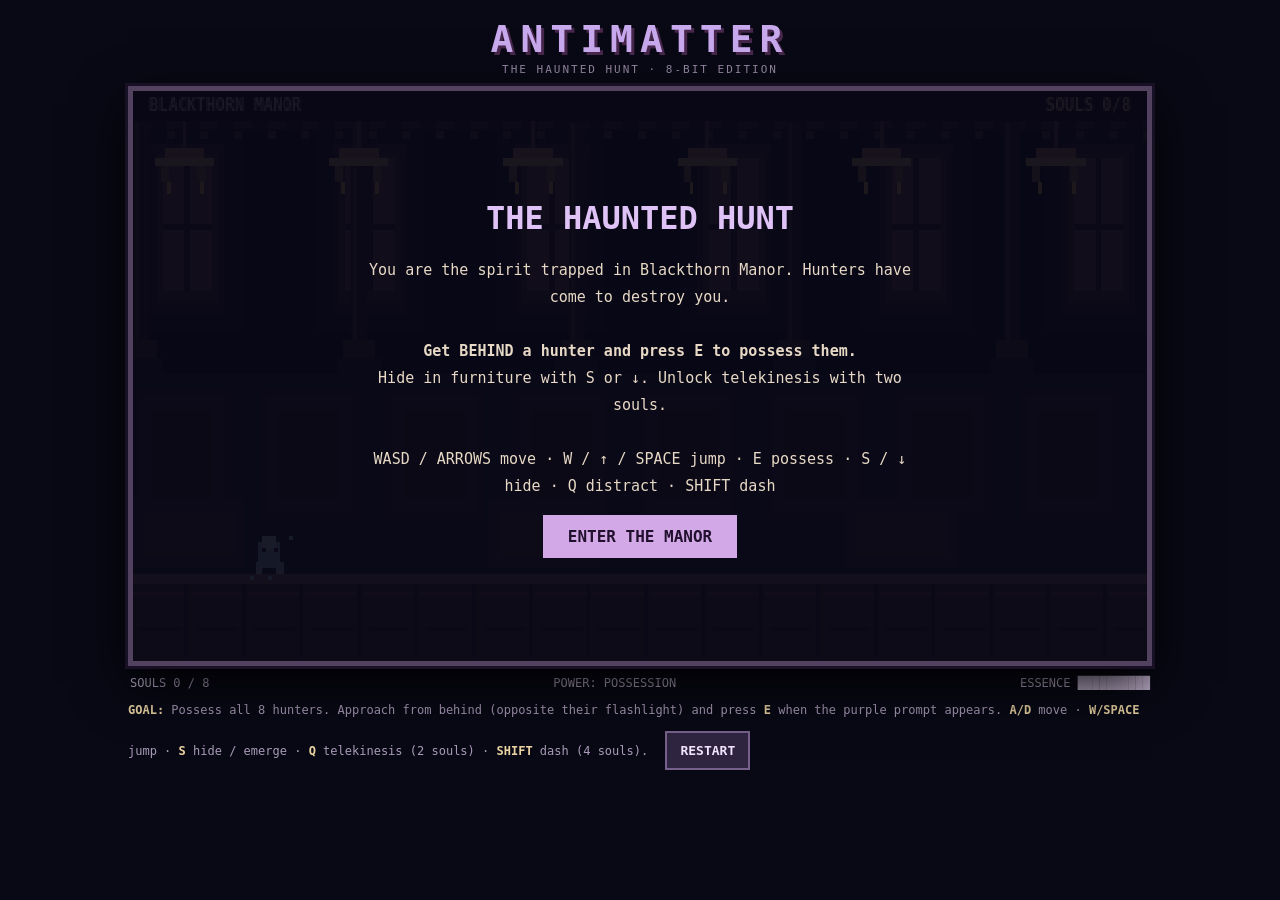
<file: antimatter/index.html>
<!doctype html><html lang="en"><head>
    <script async src="https://www.googletagmanager.com/gtag/js?id=G-DB3V2SPS30"></script>
    <script>
      window.dataLayer = window.dataLayer || [];
      function gtag() { window.dataLayer.push(arguments); }
      gtag('js', new Date());
      gtag('config', 'G-DB3V2SPS30');
    </script><meta charset="utf-8"><meta name="viewport" content="width=device-width,initial-scale=1"><title>ANTIMATTER — The Haunted Hunt</title><style>
*{box-sizing:border-box}body{margin:0;background:#090916;color:#e7d9c5;font-family:monospace;display:flex;align-items:center;flex-direction:column;padding:12px}h1{margin:5px 0 2px;letter-spacing:7px;color:#c9a9ed;text-shadow:3px 3px #48274c;font-size:clamp(23px,5vw,38px)}.sub{font-size:11px;letter-spacing:2px;color:#9a8ca6;margin-bottom:10px}.frame{width:min(100%,1024px);border:5px solid #52415f;box-shadow:0 0 0 3px #181126,0 18px 50px #000;position:relative;background:#090916}canvas{width:100%;display:block;image-rendering:pixelated;aspect-ratio:16/9;touch-action:none}.bar{display:flex;justify-content:space-between;flex-wrap:wrap;gap:10px;width:min(100%,1024px);padding:10px 2px;font-size:12px;color:#c9b9d7}.help{width:min(100%,1024px);color:#aa9cb8;font-size:12px;line-height:1.7}.help b{color:#ebd4a4}.mobile{display:flex;justify-content:space-between;width:min(100%,1024px);gap:12px;margin:8px 0;touch-action:none}.group{display:flex;gap:7px;flex-wrap:wrap}.mobile button,.restart{background:#302541;border:2px solid #77618c;color:#f1e4ff;padding:10px 13px;font:bold 13px monospace;min-width:45px;touch-action:none;user-select:none;cursor:pointer}.mobile button:active,.restart:hover{background:#68517c}.restart{margin:10px}.overlay{position:absolute;inset:0;background:rgba(8,7,20,.91);display:flex;flex-direction:column;align-items:center;justify-content:center;text-align:center;padding:15px;z-index:2}.overlay h2{color:#dfc2f6;font-size:clamp(20px,4vw,32px);margin:5px}.overlay p{max-width:550px;font-size:clamp(11px,2vw,15px);line-height:1.8}.overlay button{font: bold 16px monospace;background:#d2a8e7;color:#21102e;padding:12px 25px;border:0;cursor:pointer}.hidden{display:none}@media(min-width:850px){.mobile{display:none}}
</style></head><body><h1>ANTIMATTER</h1><div class="sub">THE HAUNTED HUNT · 8-BIT EDITION</div><div class="frame"><canvas id="game" width="512" height="288"></canvas><div class="overlay" id="overlay"><h2 id="overlayTitle">THE HAUNTED HUNT</h2><p id="overlayText">You are the spirit trapped in Blackthorn Manor. Hunters have come to destroy you.<br><br><b>Get BEHIND a hunter and press E to possess them.</b><br>Hide in furniture with S or ↓. Unlock telekinesis with two souls.<br><br>WASD / ARROWS move · W / ↑ / SPACE jump · E possess · S / ↓ hide · Q distract · SHIFT dash</p><button id="play">ENTER THE MANOR</button></div></div><div class="bar"><span id="status">SOULS 0 / 8</span><span id="powers">POWER: POSSESSION</span><span id="essence">ESSENCE ██████████</span></div><div class="mobile"><div class="group"><button data-key="ArrowLeft">◀</button><button data-key="ArrowRight">▶</button><button data-key="ArrowUp">▲</button><button data-key="ArrowDown">HIDE</button></div><div class="group"><button data-key="KeyE">POSSESS</button><button data-key="KeyQ">Q</button><button data-key="ShiftLeft">DASH</button></div></div><div class="help"><b>GOAL:</b> Possess all 8 hunters. Approach from behind (opposite their flashlight) and press <b>E</b> when the purple prompt appears. <b>A/D</b> move · <b>W/SPACE</b> jump · <b>S</b> hide / emerge · <b>Q</b> telekinesis (2 souls) · <b>SHIFT</b> dash (4 souls). <button class="restart" id="restart">RESTART</button></div>
<script>
(()=>{'use strict';const c=document.getElementById('game'),g=c.getContext('2d');g.imageSmoothingEnabled=false;const W=512,H=288,FLOOR=244,WORLD=2800;const keys=new Set();let mode='menu',last=0,cam=0,clock=0,shake=0,flash=0,notice='',noticeUntil=0,possessions=0,essence=100,hideTime=0,hideObj=null,invuln=0,dashTime=0,dashCooldown=0,qCooldown=0,won=false;let p={x:62,y:FLOOR-19,vx:0,vy:0,w:12,h:19,face:1,onGround:true};const props=[],hunters=[],sparks=[];const rand=(a,b)=>a+Math.random()*(b-a);function box(x,y,w,h,color){g.fillStyle=color;g.fillRect(Math.round(x),Math.round(y),w,h)}function line(x,y,w,h,color){box(x,y,w,h,color)}function txt(s,x,y,color='#f3e8e4',size=8,align='left'){g.font=`bold ${size}px monospace`;g.textAlign=align;g.fillStyle='#17111f';g.fillText(s,x+1,y+1);g.fillStyle=color;g.fillText(s,x,y);g.textAlign='left'}function show(s,d=3){notice=s;noticeUntil=clock+d}function init(){props.length=0;hunters.length=0;sparks.length=0;possessions=0;essence=100;hideTime=0;hideObj=null;invuln=0;dashTime=0;dashCooldown=0;qCooldown=0;clock=0;cam=0;shake=0;flash=0;won=false;p={x:62,y:FLOOR-19,vx:0,vy:0,w:12,h:19,face:1,onGround:true};const types=['wardrobe','coffin','statue','wardrobe','coffin','statue','wardrobe','coffin','statue','wardrobe','coffin'];for(let i=0;i<types.length;i++)props.push({x:195+i*236,y:FLOOR-(types[i]==='statue'?35:31),w:types[i]==='statue'?22:27,h:types[i]==='statue'?35:31,type:types[i],wiggle:0});[325,595,880,1160,1450,1750,2090,2450].forEach((x,i)=>hunters.push({x,y:FLOOR-23,w:13,h:23,face:i%2===0?-1:1,home:x,min:Math.max(105,x-85),max:Math.min(WORLD-50,x+85),speed:16+i*1.5,alert:0,investigate:null,stun:0,alive:true,turn:0,beam:0}));show('FIND A HUNTER. STAY BEHIND THEIR FLASHLIGHT!',6);mode='play';document.getElementById('overlay').classList.add('hidden')}
function emit(x,y,color,n=8){for(let i=0;i<n;i++)sparks.push({x,y,vx:rand(-55,55),vy:rand(-80,20),life:rand(.2,.7),color})}function down(...k){return k.some(x=>keys.has(x))}function overlap(a,b,range=0){return a.x+a.w>b.x-range&&a.x<b.x+b.w+range&&a.y+a.h>b.y-4&&a.y<b.y+b.h+4}function closestProp(){return props.find(o=>Math.abs((o.x+o.w/2)-(p.x+p.w/2))<24&&Math.abs(o.y+o.h-p.y-p.h)<27)}function eligible(h){if(!h.alive||hideObj)return false;const dx=(p.x+p.w/2)-(h.x+h.w/2);return Math.abs(dx)<30&&Math.abs((p.y+p.h)-(h.y+h.h))<18&&dx*h.face< -3}function interact(){if(mode!=='play')return;if(hideObj){hideObj=null;hideTime=0;show('YOU EMERGE FROM HIDING',1);return}let h=hunters.find(eligible);if(h){h.alive=false;possessions++;essence=Math.min(100,essence+17);invuln=1;flash=.25;shake=4;emit(h.x+7,h.y+10,'#dca3ff',25);show(possessions===2?'SOUL ABSORBED! TELEKINESIS UNLOCKED: Q':possessions===4?'SOUL ABSORBED! SPECTRAL DASH UNLOCKED: SHIFT':`SOUL ABSORBED! ${possessions}/8`,3.4);if(possessions===8){won=true;end(true)}return}const nearby=hunters.find(h=>h.alive&&Math.abs(h.x-p.x)<48);show(nearby?'GET BEHIND THE HUNTER (AWAY FROM FLASHLIGHT)!':'GET CLOSE BEHIND A HUNTER TO POSSESS',2.5)}function hide(){if(mode!=='play')return;if(hideObj){hideObj=null;hideTime=0;show('YOU LEFT YOUR HIDING PLACE',1.5);return}const o=closestProp();if(o){hideObj=o;hideTime=5;p.vx=0;p.vy=0;p.x=o.x+o.w/2-p.w/2;p.y=FLOOR-p.h;show('HIDDEN! 5 SECONDS BEFORE YOU ARE EXPOSED',2)}else show('STAND NEXT TO A WARDROBE, COFFIN OR STATUE TO HIDE',2)}function distract(){if(possessions<2){show('TELEKINESIS UNLOCKS AFTER 2 POSSESSIONS',2);return}if(qCooldown>0){show('TELEKINESIS RECHARGING',1);return}let o=props.reduce((a,b)=>Math.abs(b.x-p.x)<Math.abs((a?.x??1e6)-p.x)?b:a,null);if(!o||Math.abs(o.x-p.x)>190){show('NO MOVABLE OBJECT IN RANGE',1.5);return}o.wiggle=1;qCooldown=7;emit(o.x+o.w/2,o.y,'#b78aff',13);hunters.forEach(h=>{if(h.alive&&Math.abs(h.x-o.x)<155){h.investigate={x:o.x+o.w/2,t:4.2};h.alert=0;h.face=o.x<h.x?-1:1}});show('POLTERGEIST! HUNTERS TURN TOWARD THE NOISE',2)}function dash(){if(possessions<4){show('SPECTRAL DASH UNLOCKS AFTER 4 POSSESSIONS',2);return}if(dashCooldown>0)return;dashTime=.23;dashCooldown=3;invuln=Math.max(invuln,.3);emit(p.x,p.y,'#8cf5ff',12)}function end(win){mode='end';document.getElementById('overlay').classList.remove('hidden');document.getElementById('overlayTitle').textContent=win?'THE MANOR IS YOURS':'THE GHOST HAS FALLEN';document.getElementById('overlayText').innerHTML=win?'All eight hunters have become part of your spectral legion. Blackthorn Manor belongs to the dead.':`You possessed <b>${possessions} of 8 hunters</b> before the hunters banished you. Try using furniture and attacking from behind.`;document.getElementById('play').textContent='PLAY AGAIN'}
function update(dt){if(mode!=='play')return;clock+=dt;invuln=Math.max(0,invuln-dt);dashTime=Math.max(0,dashTime-dt);dashCooldown=Math.max(0,dashCooldown-dt);qCooldown=Math.max(0,qCooldown-dt);flash=Math.max(0,flash-dt);shake=Math.max(0,shake-dt*15);props.forEach(o=>o.wiggle=Math.max(0,o.wiggle-dt));if(hideObj){hideTime-=dt;if(hideTime<=0){hideObj=null;hideTime=0;show('HIDING EXPIRED! RUN!',2);hunters.forEach(h=>{if(h.alive&&Math.abs(h.x-p.x)<150)h.alert=3})}}else{let ax=(down('KeyD','ArrowRight')?1:0)-(down('KeyA','ArrowLeft')?1:0);if(ax)p.face=ax;const speed=dashTime>0?320:96;p.vx=ax*speed;if(dashTime>0)p.vx=p.face*320;p.x=Math.max(7,Math.min(WORLD-20,p.x+p.vx*dt));p.vy+=460*dt;p.y+=p.vy*dt;if(p.y+p.h>=FLOOR){p.y=FLOOR-p.h;p.vy=0;p.onGround=true}else p.onGround=false}for(const h of hunters){if(!h.alive)continue;h.stun=Math.max(0,h.stun-dt);h.alert=Math.max(0,h.alert-dt);const dx=(p.x+p.w/2)-(h.x+h.w/2),ad=Math.abs(dx);const inFront=dx*h.face>0;const visible=!hideObj&&ad<145&&inFront&&Math.abs(p.y-h.y)<34;const tooClose=!hideObj&&ad<20;if(visible||tooClose){h.alert=Math.max(h.alert,1.5);h.investigate=null}if(h.stun<=0){if(h.alert>0&&!hideObj){h.face=dx<0?-1:1;h.x+=h.face*(45+possessions*3)*dt}else if(h.investigate&&h.investigate.t>0){h.investigate.t-=dt;const d=h.investigate.x-h.x;h.face=d<0?-1:1;if(Math.abs(d)>14)h.x+=h.face*22*dt;else h.investigate.t-=dt*2}else{h.turn+=dt;h.x+=h.face*h.speed*dt;if(h.x<h.min){h.x=h.min;h.face=1}else if(h.x>h.max){h.x=h.max;h.face=-1}}}if(!hideObj&&ad<15&&Math.abs(p.y-h.y)<19&&invuln<=0){essence-=13;invuln=1.15;shake=3;emit(p.x,p.y,'#ff6a8b',8);p.x=Math.max(7,Math.min(WORLD-20,p.x+(dx<0?-25:25)));show('HUNTER ATTACK! ESCAPE OR GET BEHIND THEM',1.5);if(essence<=0){essence=0;end(false);return}}}for(let i=sparks.length-1;i>=0;i--){const s=sparks[i];s.x+=s.vx*dt;s.y+=s.vy*dt;s.vy+=70*dt;s.life-=dt;if(s.life<=0)sparks.splice(i,1)}cam+=(Math.max(0,Math.min(WORLD-W,p.x-145))-cam)*Math.min(1,dt*5);document.getElementById('status').textContent=`SOULS ${possessions} / 8`;document.getElementById('powers').textContent=possessions<2?'POWER: POSSESSION':possessions<4?'POWER: TELEKINESIS [Q]':'POWER: TELEKINESIS [Q] + DASH [SHIFT]';document.getElementById('essence').textContent=`ESSENCE ${'█'.repeat(Math.ceil(essence/10))}${'░'.repeat(10-Math.ceil(essence/10))}`}
function drawBackground(){box(0,0,W,H,'#100f24');let par=cam*.24;for(let i=-1;i<12;i++){let x=i*92-par%92;box(x,17,55,105,'#1b1a35');box(x+9,27,37,86,'#292541');box(x+12,30,31,77,'#51334e');box(x+15,34,25,67,'#7d5364');box(x+26,34,3,67,'#292541');box(x+15,67,25,3,'#292541');box(x+9,27,37,5,'#362d4c')}box(0,0,W,20,'#211b35');for(let i=0;i<W;i+=17){box(i,13,9,6,'#352843');box(i,20,4,4,'#57405b')}for(let i=0;i<10;i++){let x=i*110-(cam*.5%110);box(x,0,8,151,'#30253e');box(x-4,126,16,9,'#4c3450');box(x-7,135,22,8,'#251e34');box(x+1,16,2,111,'#59415a')}box(0,143,W,101,'#231c33');for(let i=0;i<12;i++){let x=i*64-cam*.7%64;box(x,150,49,67,'#2b233c');box(x+3,154,43,59,'#382940');box(x+9,161,31,45,'#33243a')}for(let i=0;i<10;i++){let x=i*88-(cam*.8%88);box(x+25,10,2,20,'#6d5365');box(x+16,29,20,5,'#ae856f');box(x+11,34,30,4,'#d8b184');box(x+14,38,4,8,'#a17e60');box(x+33,38,4,8,'#a17e60');box(x+17,46,2,6,'#f6ca74');box(x+34,46,2,6,'#f6ca74')}box(0,FLOOR,W,H-FLOOR,'#433448');box(0,FLOOR,W,5,'#8a6373');for(let i=0;i<25;i++){let x=i*29-cam%29;box(x,FLOOR+9,26,2,'#644657');box(x+3,FLOOR+27,21,2,'#352638');box(x+26,FLOOR+5,2,37,'#322638')}for(let i=0;i<6;i++){let x=i*180-(cam*.35%180);box(x,206,56,35,'#392b46');box(x+5,213,46,22,'#4a354e')}}
function drawProp(o){const x=Math.round(o.x-cam+(o.wiggle?Math.sin(clock*35)*3:0)),y=o.y;if(x<-40||x>W+40)return;const a=o.type;if(a==='wardrobe'){box(x,y,o.w,o.h,'#231b2d');box(x+2,y+2,o.w-4,o.h-4,'#72506a');box(x+5,y+4,7,22,'#51344e');box(x+15,y+4,7,22,'#51344e');box(x+11,y+14,2,3,'#e8c77f');box(x+21,y+14,2,3,'#e8c77f');box(x-2,y-3,o.w+4,4,'#9c6b7a')}else if(a==='coffin'){box(x+3,y,21,30,'#322239');box(x+1,y+5,25,23,'#614159');box(x+6,y+3,15,24,'#84546a');box(x+12,y+8,2,14,'#d5ad7c');box(x+8,y+13,10,2,'#d5ad7c')}else{box(x+5,y+2,12,25,'#7b7285');box(x+7,y,8,9,'#a39aaa');box(x+3,y+25,16,5,'#65586c');box(x,y+30,22,5,'#918298');box(x+8,y+7,2,2,'#30283e')}if(o.wiggle>0){txt('!',x+10,y-8,'#e3a4ff',12,'center')}if(!hideObj&&Math.abs((p.x+p.w/2)-(o.x+o.w/2))<25)txt('S: HIDE',x+o.w/2,y-13,'#ffe2a3',7,'center')}
function drawHunter(h){if(!h.alive)return;const x=Math.round(h.x-cam),y=Math.round(h.y);if(x<-40||x>W+40)return;const facing=h.face;g.fillStyle=h.alert>0?'rgba(245,100,106,.17)':'rgba(255,226,135,.14)';g.beginPath();g.moveTo(x+7,y+10);g.lineTo(x+7+facing*98,y-12);g.lineTo(x+7+facing*98,y+39);g.closePath();g.fill();box(x+3,y+2,8,8,'#e5bd9e');box(x+2,y,10,4,'#514e62');box(x+1,y+10,12,9,'#6c6b73');box(x+3,y+19,4,4,'#393744');box(x+9,y+19,4,4,'#393744');box(x+(facing===1?10:-4),y+11,7,3,'#d3b9a1');box(x+(facing===1?16:-7),y+10,5,4,'#eadc9c');box(x+4,y+5,2,2,'#1c1b2d');box(x+1,y-10,12,2,h.alert>0?'#e75c6c':'#a4a0ae');txt(h.alert>0?'!':facing===1?'→':'←',x+7,y-13,h.alert>0?'#ff8c99':'#d9d2b6',9,'center');if(eligible(h)){box(x-25,y-28,65,11,'#46245e');txt('E: POSSESS',x+7,y-20,'#f6dbff',8,'center');box(x-1,y-1,15,25,'rgba(187,109,255,.16)')}}
function drawPlayer(){if(hideObj){const x=Math.round(hideObj.x-cam+hideObj.w/2);txt('HIDDEN '+Math.ceil(hideTime)+'s',x,hideObj.y-21,'#e8b5ff',8,'center');box(x-13,hideObj.y-16,26,3,'#30203f');box(x-13,hideObj.y-16,26*hideTime/5,3,'#cb9aff');return}const x=Math.round(p.x-cam),y=Math.round(p.y),e=possessions;g.globalAlpha=invuln>0&&Math.floor(clock*15)%2===0?.55:1;if(e>=4){box(x-7,y+1,25,19,'#4e316d');box(x-5,y+3,21,15,'#7e48b2')}if(e>=2){box(x-4,y-5,20,24,'#7250a7')}box(x+1,y+3,11,13,e>=4?'#e9b8ff':e>=2?'#c69ff2':'#9bcbe7');box(x+3,y,7,7,e>=4?'#f3d3ff':'#cce8ff');box(x+3,y+6,2,2,'#2e1c4a');box(x+9,y+6,2,2,'#2e1c4a');box(x,y+13,3,6,'#b9d3f1');box(x+10,y+13,4,6,'#b9d3f1');if(e>=4){box(x-6,y-5,4,3,'#e2a7fa');box(x+14,y-7,4,3,'#e2a7fa')}if(e>=6){box(x-9,y-10,3,7,'#e2a7fa');box(x+19,y-11,3,7,'#e2a7fa')}g.globalAlpha=1;for(let i=0;i<3;i++){let xx=x+6+Math.sin(clock*2+i*2)*12,yy=y+10+Math.cos(clock*3+i*3)*10;box(xx,yy,2,2,e>=2?'#dfacff':'#b7eaff')}}function render(){g.save();if(shake>0)g.translate(rand(-shake,shake),rand(-shake,shake));drawBackground();props.forEach(drawProp);hunters.forEach(drawHunter);drawPlayer();for(const s of sparks)box(s.x-cam,s.y,2,2,s.color);g.restore();box(0,0,W,15,'#120e22');txt('BLACKTHORN MANOR',8,10,'#d3b5d9',8);txt(`SOULS ${possessions}/8`,W-8,10,'#efc9a6',8,'right');if(clock<9&&mode==='play'){box(70,24,372,34,'rgba(21,14,36,.9)');txt('SNEAK BEHIND A HUNTER (OPPOSITE THE LIGHT)',W/2,37,'#f1d8ff',8,'center');txt('WHEN "E: POSSESS" APPEARS, PRESS E',W/2,49,'#f1d8ff',8,'center')}if(notice&&clock<noticeUntil){box(25,H-34,W-50,20,'rgba(22,13,39,.94)');txt(notice,W/2,H-21,'#f2d1fa',8,'center')}if(flash>0){g.fillStyle=`rgba(214,144,255,${flash*.65})`;g.fillRect(0,0,W,H)}}function loop(t){const dt=Math.min(.033,(t-last)/1000||.016);last=t;update(dt);render();requestAnimationFrame(loop)}document.getElementById('play').onclick=init;document.getElementById('restart').onclick=init;window.addEventListener('keydown',e=>{if(['ArrowLeft','ArrowRight','ArrowUp','ArrowDown','Space'].includes(e.code))e.preventDefault();if(!keys.has(e.code)&&mode==='play'){if(e.code==='KeyE')interact();if(e.code==='KeyQ')distract();if(e.code==='ShiftLeft'||e.code==='ShiftRight')dash();if(e.code==='ArrowDown'||e.code==='KeyS')hide();if((e.code==='Space'||e.code==='ArrowUp'||e.code==='KeyW')&&p.onGround&&!hideObj){p.vy=-185;p.onGround=false}}keys.add(e.code)});window.addEventListener('keyup',e=>keys.delete(e.code));window.addEventListener('blur',()=>keys.clear());document.querySelectorAll('[data-key]').forEach(b=>{const code=b.dataset.key;b.addEventListener('pointerdown',e=>{e.preventDefault();b.setPointerCapture(e.pointerId);if(!keys.has(code)&&mode==='play'){if(code==='KeyE')interact();if(code==='KeyQ')distract();if(code==='ShiftLeft')dash();if(code==='ArrowDown')hide();if(code==='ArrowUp'&&p.onGround&&!hideObj){p.vy=-185;p.onGround=false}}keys.add(code)});for(const ev of ['pointerup','pointercancel','lostpointercapture'])b.addEventListener(ev,()=>keys.delete(code))});requestAnimationFrame(loop)})();
</script></body></html>
</file>
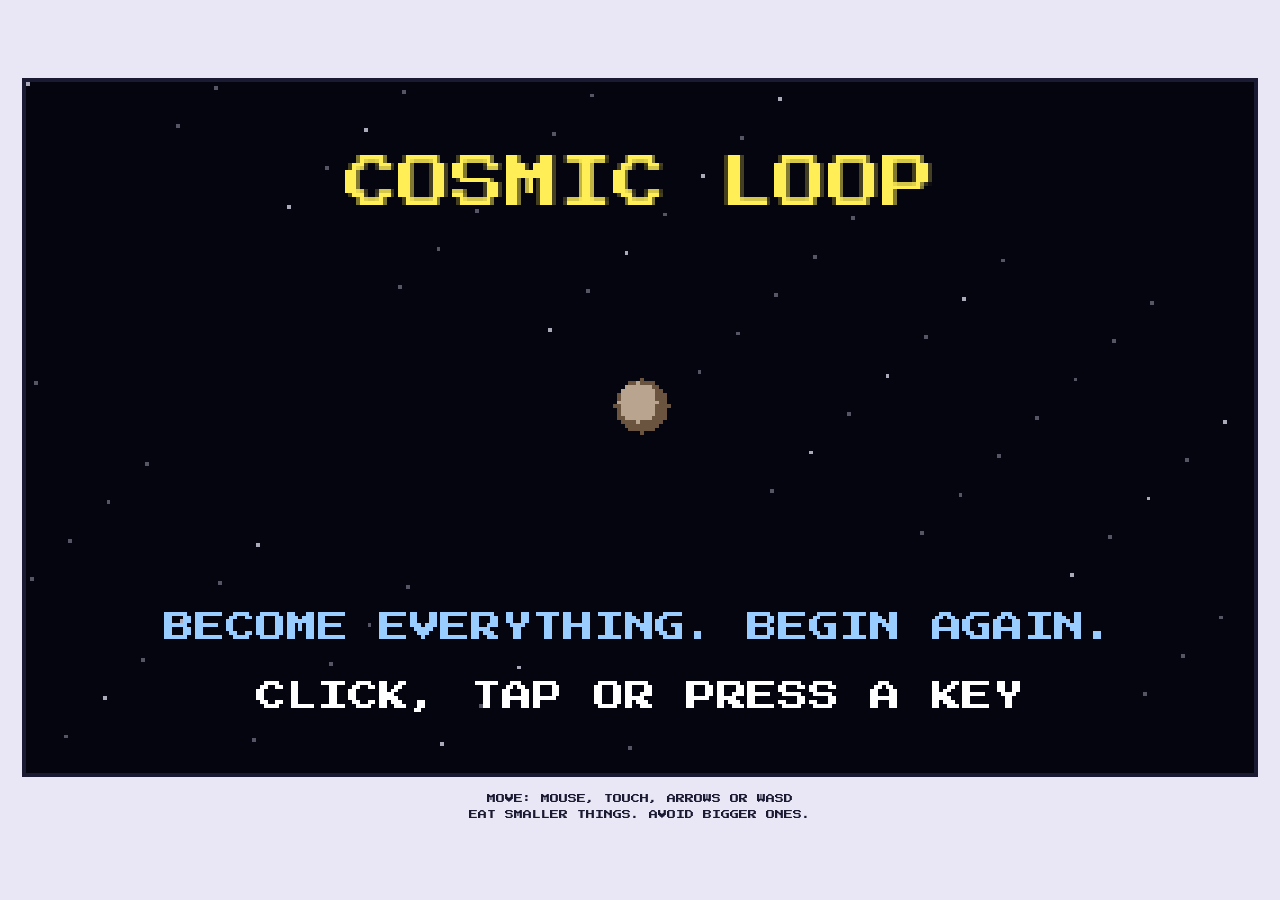
<file: cosmic-loop/index.html>
<!DOCTYPE html>
<html lang="en"><head>
    <script async src="https://www.googletagmanager.com/gtag/js?id=G-DB3V2SPS30"></script>
    <script>
      window.dataLayer = window.dataLayer || [];
      function gtag() { window.dataLayer.push(arguments); }
      gtag('js', new Date());
      gtag('config', 'G-DB3V2SPS30');
    </script><meta charset="utf-8">
<meta name="viewport" content="width=device-width, initial-scale=1, viewport-fit=cover">
<title>Cosmic Loop</title>
<link href="https://fonts.googleapis.com/css2?family=Press+Start+2P&display=swap" rel="stylesheet">
<style>
:root{--bg:#e9e7f5;--fg:#1a1a33;box-sizing:border-box;padding-top:env(safe-area-inset-top,0px);padding-bottom:env(safe-area-inset-bottom,0px)}
@media (prefers-color-scheme:dark){:root:not([data-theme="light"]){--bg:#0b0b1a;--fg:#e8e8ff}}
:root[data-theme="dark"]{--bg:#0b0b1a;--fg:#e8e8ff}
html,body{margin:0;height:100%}
body{background:var(--bg);color:var(--fg);font-family:'Press Start 2P',monospace,sans-serif;display:flex;flex-direction:column;align-items:center;justify-content:center;gap:14px}
canvas{width:min(96vw,calc(80vh*16/9));image-rendering:pixelated;border:4px solid var(--fg);background:#05050f;touch-action:none}
p{font-size:9px;margin:0;text-align:center;line-height:1.7}
</style></head><body>
<canvas id="c" width="320" height="180"></canvas>
<p>MOVE: MOUSE, TOUCH, ARROWS OR WASD<br>EAT SMALLER THINGS. AVOID BIGGER ONES.</p>
<script>
const cv=document.getElementById('c'),g=cv.getContext('2d'),W=320,H=180;
const ST=[
{n:'PARTICLE',at:0,c:'#ffffff',c2:'#99ccff'},
{n:'ASTEROID',at:25,c:'#b9a58f',c2:'#6a5440'},
{n:'PLANET',at:90,c:'#44aa99',c2:'#2277cc'},
{n:'STAR',at:220,c:'#ffee55',c2:'#ff8822'},
{n:'BLACK HOLE',at:450,c:'#000000',c2:'#aa44ff'},
{n:'GOD',at:800,c:'#ffffff',c2:'#ffdd66'}];
const END=1200;
let p,E,cycle=1,state='title',t=0,flash=0,bt=0,ptr=null,keys={},ps=0;
const R=m=>1.5+Math.sqrt(m)*.8;
const stage=m=>{let s=0;ST.forEach((q,i)=>{if(m>=q.at)s=i});return s};
function reset(){p={x:0,y:0,vx:0,vy:0,m:1};E=[];ps=0}
reset();
let ac;
function beep(f,d=.06){try{ac=ac||new AudioContext();const o=ac.createOscillator(),v=ac.createGain();o.type='square';o.frequency.value=f;v.gain.value=.03;o.connect(v);v.connect(ac.destination);o.start();o.stop(ac.currentTime+d)}catch(e){}}
function spawn(){
  const a=Math.random()*6.28,d=130+Math.random()*80,k=Math.random();
  const m=Math.max(.3,p.m*(k<.7?.05+Math.random()*.6:.9+Math.random()*.9));
  E.push({x:p.x+Math.cos(a)*d,y:p.y+Math.sin(a)*d,vx:(Math.random()-.5)*.3,vy:(Math.random()-.5)*.3,m});
}
function update(){
  t++;
  if(state==='bang'){bt++;if(bt>150){cycle++;reset();state='play';flash=1}return}
  if(state!=='play')return;
  let dx=0,dy=0;
  if(keys.ArrowLeft||keys.a)dx--;if(keys.ArrowRight||keys.d)dx++;
  if(keys.ArrowUp||keys.w)dy--;if(keys.ArrowDown||keys.s)dy++;
  if(ptr){dx=ptr.x-W/2;dy=ptr.y-H/2}
  const l=Math.hypot(dx,dy);
  if(l>6||!ptr&&l>0){dx/=l;dy/=l}else{dx=dy=0}
  const sp=1.7/(1+Math.sqrt(p.m)*.03);
  p.vx+=(dx*sp-p.vx)*.08;p.vy+=(dy*sp-p.vy)*.08;
  p.x+=p.vx;p.y+=p.vy;
  while(E.length<45)spawn();
  const r=R(p.m),s=stage(p.m);
  for(let i=E.length-1;i>=0;i--){
    const e=E[i];e.x+=e.vx;e.y+=e.vy;
    const ex=p.x-e.x,ey=p.y-e.y,d=Math.hypot(ex,ey)||1,er=R(e.m);
    if(d>260){E.splice(i,1);continue}
    if(s>=3&&e.m<p.m*.8&&d<r*4){e.x+=ex/d*.6;e.y+=ey/d*.6}
    if(d<r+er*.6){
      if(e.m<p.m*.85){p.m+=e.m*.6;beep(180+Math.random()*120,.04);E.splice(i,1)}
      else{p.m=Math.max(1,p.m-p.m*.004-.05);p.vx-=(e.x-p.x)/d*.5;p.vy-=(e.y-p.y)/d*.5;flash=.25}
    }
  }
  const ns=stage(p.m);
  if(ns!==ps){ps=ns;flash=.8;[262,330,392,523,659,784].slice(0,ns+1).forEach((f,i)=>setTimeout(()=>beep(f,.12),i*90))}
  if(p.m>=END){state='bang';bt=0;beep(80,.8)}
}
function disc(x,y,r,c){
  g.fillStyle=c;r=Math.round(r);
  for(let j=-r;j<=r;j++){const w=Math.floor(Math.sqrt(r*r-j*j));g.fillRect(Math.round(x-w),Math.round(y+j),w*2+1,1)}
}
function body(x,y,m,foe){
  const i=stage(m),q=ST[i],r=R(m);
  if(foe)disc(x,y,r+1.5,'#ff3344');
  if(i===3)disc(x,y,r+3,'#aa3311');
  if(i===4){disc(x,y,r+3,q.c2);disc(x,y,r+1.5,'#220033');disc(x,y,r,q.c);return}
  if(i===5){
    for(let k=0;k<8;k++){const a=t*.02+k*.785,rr=r+5+Math.sin(t*.1+k)*2;
      g.fillStyle=q.c2;g.fillRect(Math.round(x+Math.cos(a)*rr),Math.round(y+Math.sin(a)*rr),2,2)}
    disc(x,y,r+2,q.c2);
  }
  disc(x,y,r,q.c2);disc(x-r*.15,y-r*.15,r*.8,q.c);
  if(i===2){g.fillStyle=q.c2;g.fillRect(Math.round(x-r*.6),Math.round(y),Math.round(r*1.2),1)}
}
function txt(s,x,y,c='#fff',a='center',sz=8){g.fillStyle=c;g.textAlign=a;g.font=sz+'px "Press Start 2P",monospace';g.fillText(s,x,y)}
function draw(){
  g.fillStyle='#05050f';g.fillRect(0,0,W,H);
  for(let i=0;i<70;i++){
    const f=.15+(i%3)*.12,sx=(((i*97)%W-p.x*f)%W+W)%W,sy=(((i*53)%H-p.y*f)%H+H)%H;
    g.fillStyle=i%4?'#556':'#aab';g.fillRect(Math.floor(sx),Math.floor(sy),1,1);
  }
  if(state==='title'){
    body(W/2,H/2-6,40+Math.sin(t*.05)*10,false);
    txt('COSMIC LOOP',W/2,34,'#ffee55',"center",14);
    txt('BECOME EVERYTHING. BEGIN AGAIN.',W/2,H-34,'#99ccff');
    if(t%60<35)txt('CLICK, TAP OR PRESS A KEY',W/2,H-16);
    return;
  }
  const ox=W/2-p.x,oy=H/2-p.y;
  E.forEach(e=>body(e.x+ox,e.y+oy,e.m,e.m>=p.m*.85));
  if(state==='bang'){
    const rr=bt*bt*.06;disc(W/2,H/2,rr,'#ffffff');
    if(bt>40)txt('THE BIG BANG',W/2,H/2-6,'#220033',"center",12);
    if(bt>70)txt('YOU ARE A PARTICLE AGAIN',W/2,H/2+14,'#220033');
  }else body(W/2,H/2,p.m,false);
  const s=stage(p.m),a=ST[s].at,b=s<5?ST[s+1].at:END;
  txt(ST[s].n,6,12,'#fff','left');txt('CYCLE '+cycle,W-6,12,'#99ccff','right');
  g.fillStyle='#334';g.fillRect(6,H-12,120,6);
  g.fillStyle=s===5?'#ffdd66':'#44ddaa';g.fillRect(6,H-12,Math.floor(120*Math.min(1,(p.m-a)/(b-a))),6);
  if(flash>0){g.fillStyle='rgba(255,255,255,'+flash*.5+')';g.fillRect(0,0,W,H);flash-=.04}
}
function loop(){update();draw();requestAnimationFrame(loop)}
loop();
function start(){if(state==='title'){state='play';beep(440,.1)}}
const pos=e=>{const b=cv.getBoundingClientRect();return{x:(e.clientX-b.left)/b.width*W,y:(e.clientY-b.top)/b.height*H}};
cv.addEventListener('pointerdown',e=>{start();ptr=pos(e)});
cv.addEventListener('pointermove',e=>{ptr=pos(e)});
cv.addEventListener('pointerup',e=>{if(e.pointerType!=='mouse')ptr=null});
cv.addEventListener('pointerleave',()=>{ptr=null});
addEventListener('keydown',e=>{start();keys[e.key.length>1?e.key:e.key.toLowerCase()]=1;if(e.key.startsWith('Arrow'))e.preventDefault()});
addEventListener('keyup',e=>{keys[e.key.length>1?e.key:e.key.toLowerCase()]=0});
</script></body></html>
</file>
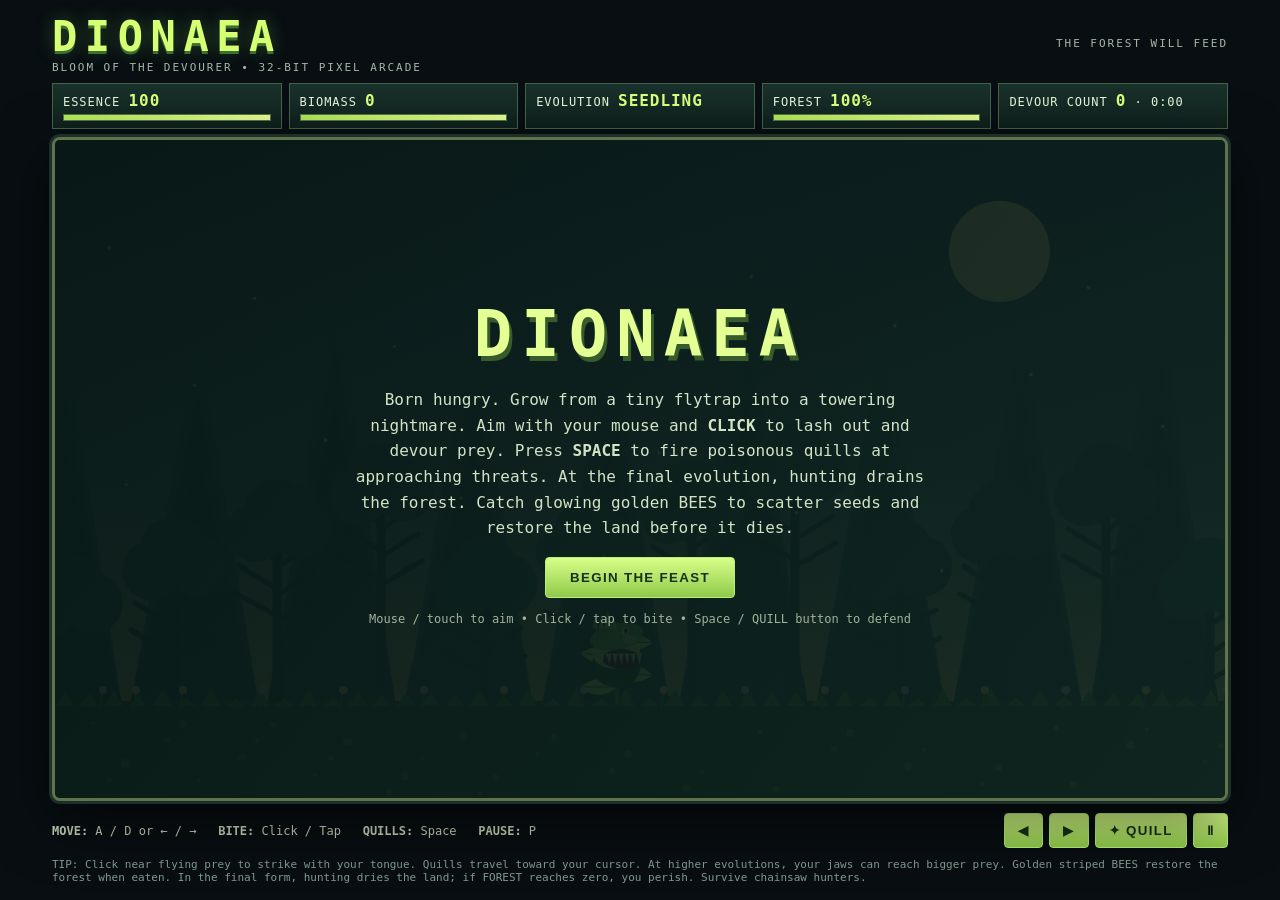
<file: dinoaea/index.html>
<!doctype html><html lang="en"><head>
    <script async src="https://www.googletagmanager.com/gtag/js?id=G-DB3V2SPS30"></script>
    <script>
      window.dataLayer = window.dataLayer || [];
      function gtag() { window.dataLayer.push(arguments); }
      gtag('js', new Date());
      gtag('config', 'G-DB3V2SPS30');
    </script><meta charset="utf-8"><meta name="viewport" content="width=device-width,initial-scale=1"><title>DIONAEA — Bloom of the Devourer</title><style>*{box-sizing:border-box}body{margin:0;background:#080e12;color:#e9f6dc;font-family:monospace,system-ui,sans-serif;display:flex;justify-content:center}main{width:min(1200px,100%);padding:12px}header{display:flex;align-items:center;justify-content:space-between;gap:12px;margin-bottom:9px}h1{margin:0;font-size:clamp(25px,4vw,42px);letter-spacing:.18em;color:#d7ff73;text-shadow:0 3px #3b7030,0 0 18px #80dd5a55}.sub{font-size:11px;letter-spacing:.18em;color:#a5b7a6}.frame{position:relative;border:3px solid #60734b;box-shadow:0 0 0 3px #1b3028,0 18px 60px #0009;overflow:hidden;border-radius:8px;background:#0e2427}canvas{width:100%;aspect-ratio:16/9;display:block;cursor:crosshair;touch-action:none;image-rendering:pixelated}.hud{display:grid;grid-template-columns:repeat(5,minmax(0,1fr));gap:7px;margin-bottom:8px}.stat{border:1px solid #45634c;background:linear-gradient(#1a322c,#0f211d);padding:7px 10px;font-size:12px;letter-spacing:.08em}.stat b{color:#d9ff7b;font-size:16px}.bar{height:7px;background:#071510;border:1px solid #54754c;margin-top:4px;overflow:hidden}.fill{height:100%;background:linear-gradient(90deg,#b3eb58,#e8ff93);width:100%}.overlay{position:absolute;inset:0;background:linear-gradient(130deg,#071614ef,#0d211de8);display:flex;align-items:center;justify-content:center;flex-direction:column;text-align:center;padding:24px}.overlay h2{font-size:clamp(32px,5vw,70px);letter-spacing:.14em;color:#e4ff94;text-shadow:3px 5px #385b2b;margin:0}.overlay p{max-width:570px;line-height:1.6;color:#d3e3c6}.overlay button,.controls button{border:1px solid #b8ef76;background:linear-gradient(#d8ff89,#8fca4a);color:#18311b;padding:12px 24px;font-weight:900;letter-spacing:.1em;cursor:pointer;border-radius:4px}.controls{display:flex;gap:10px;justify-content:space-between;align-items:center;flex-wrap:wrap;margin-top:12px;font-size:12px;color:#c5d8b9}.controls button{padding:9px 13px}.touch{display:flex;gap:6px}.touch button{touch-action:none}.help{font-size:11px;color:#839b91;margin-top:10px}.hidden{display:none!important}@media(max-width:650px){.hud{grid-template-columns:1fr 1fr}.controls{justify-content:center}header .sub{display:none}}</style></head><body><main><header><div><h1>DIONAEA</h1><div class="sub">BLOOM OF THE DEVOURER • 32-BIT PIXEL ARCADE</div></div><div class="sub">THE FOREST WILL FEED</div></header><div class="hud"><div class="stat">ESSENCE <b id="hptext">100</b><div class="bar"><div class="fill" id="hpbar"></div></div></div><div class="stat">BIOMASS <b id="mass">0</b><div class="bar"><div class="fill" id="massbar"></div></div></div><div class="stat">EVOLUTION <b id="stage">SEEDLING</b></div><div class="stat">FOREST <b id="foresttext">100%</b><div class="bar"><div class="fill" id="forestbar"></div></div></div><div class="stat">DEVOUR COUNT <b id="score">0</b> · <span id="time">0:00</span></div></div><div class="frame"><canvas id="game" width="1152" height="648"></canvas><div class="overlay" id="overlay"><h2 id="ovtitle">DIONAEA</h2><p id="ovtext">Born hungry. Grow from a tiny flytrap into a towering nightmare. Aim with your mouse and <b>CLICK</b> to lash out and devour prey. Press <b>SPACE</b> to fire poisonous quills at approaching threats. At the final evolution, hunting drains the forest. Catch glowing golden BEES to scatter seeds and restore the land before it dies.</p><button id="start">BEGIN THE FEAST</button><p style="font-size:12px;opacity:.75">Mouse / touch to aim • Click / tap to bite • Space / QUILL button to defend</p></div></div><div class="controls"><span><b>MOVE:</b> A / D or ← / → &nbsp; <b>BITE:</b> Click / Tap &nbsp; <b>QUILLS:</b> Space &nbsp; <b>PAUSE:</b> P</span><div class="touch"><button id="left">◀</button><button id="right">▶</button><button id="quill">✦ QUILL</button><button id="pause">Ⅱ</button></div></div><div class="help">TIP: Click near flying prey to strike with your tongue. Quills travel toward your cursor. At higher evolutions, your jaws can reach bigger prey. Golden striped BEES restore the forest when eaten. In the final form, hunting dries the land; if FOREST reaches zero, you perish. Survive chainsaw hunters.</div></main><script>
(()=>{'use strict';const C=document.getElementById('game'),c=C.getContext('2d'),W=1152,H=648,ground=552;const $=id=>document.getElementById(id);const rnd=(a,b)=>a+Math.random()*(b-a),clamp=(v,a,b)=>Math.max(a,Math.min(b,v)),lerp=(a,b,t)=>a+(b-a)*t;let s,prev=0,raf=0,mouse={x:730,y:250},keys=new Set(),touch=new Set();const names=['SEEDLING','SNAPJAW','THORNMAW','DREADBLOOM','DEVOURER TREE'],threshold=[0,100,260,510,850];const colors=['#bbf36c','#b1ee5b','#94d943','#75bb36','#5c9d37'];let particles=[],entities=[],shots=[],floaters=[],decor=[];
function reset(){s={run:true,paused:false,t:0,hp:100,maxhp:100,mass:0,kills:0,stage:0,x:W*.48,attack:0,quill:0,stun:0,shake:0,spawn:0,groundspawn:0,inv:0,combo:0,comboTimer:0,notice:'HUNT THE INSECTS',noticeT:4,finalWave:0,forest:100,beeClock:0,seedlings:[],dryNotice:0};entities=[];shots=[];particles=[];floaters=[];decor=[];for(let i=0;i<70;i++)decor.push({x:rnd(0,W),y:rnd(0,ground),r:rnd(2,8),p:rnd(0,7)});$('overlay').classList.add('hidden');prev=performance.now();cancelAnimationFrame(raf);raf=requestAnimationFrame(loop)}
function circle(x,y,r,col){c.fillStyle=col;c.beginPath();c.arc(x,y,r,0,Math.PI*2);c.fill()}function ellipse(x,y,rx,ry,col,rot=0){c.save();c.translate(x,y);c.rotate(rot);c.fillStyle=col;c.beginPath();c.ellipse(0,0,rx,ry,0,0,Math.PI*2);c.fill();c.restore()}function line(x,y,X,Y,col,w=2){c.strokeStyle=col;c.lineWidth=w;c.lineCap='round';c.beginPath();c.moveTo(x,y);c.lineTo(X,Y);c.stroke()}function poly(pts,col){c.fillStyle=col;c.beginPath();pts.forEach((p,i)=>i?c.lineTo(...p):c.moveTo(...p));c.closePath();c.fill()}function text(str,x,y,size=20,col='#fff',align='center'){c.fillStyle='#10201b';c.textAlign=align;c.font=`900 ${size}px Trebuchet MS`;c.fillText(str,x+2,y+3);c.fillStyle=col;c.fillText(str,x,y)}
function bg(){const t=s.t, drought=s.stage===4?1-s.forest/100:0;let sky=c.createLinearGradient(0,0,0,ground);sky.addColorStop(0,s.stage===4?(drought>.55?'#37201d':'#1d1029'):'#16334a');sky.addColorStop(.6,s.stage===4?(drought>.55?'#b66a40':'#68354b'):'#3d6971');sky.addColorStop(1,s.stage===4?(drought>.55?'#d1a05e':'#a5a96b'):'#a5a96b');c.fillStyle=sky;c.fillRect(0,0,W,H);circle(930,110,50,s.stage===4?'#f2a1b5':'#f5df9a');for(let k=0;k<3;k++){let off=(s.x-W*.48)*(.035+k*.06);for(let i=-1;i<12;i++){let x=i*135-off;const y=300+k*58+Math.sin(i*2.2)*30;poly([[x-60,ground],[x+6,y-130],[x+65,ground]],['#2a5860','#23504c','#1c4540'][k]);}}for(let i=0;i<14;i++){let x=i*102+15-(s.x-W*.48)*.1;let h=110+(i*37)%130;line(x,ground,x,ground-h,'#173b37',9);for(let b=0;b<4;b++){let yy=ground-h+20+b*27;line(x,yy,x-30-b*4,yy-23,'#173b37',5);line(x,yy+6,x+28+b*4,yy-17,'#173b37',5);}circle(x,ground-h,34,'#24544b');circle(x-22,ground-h+19,29,'#24544b');circle(x+22,ground-h+14,30,'#24544b');}c.fillStyle=drought>.65?'#7c5940':drought>.3?'#5d5633':'#244a2d';c.fillRect(0,ground,W,H-ground);for(let i=0;i<W;i+=24){let h=7+Math.sin(i*.14)*5;poly([[i,ground+5],[i+10,ground-h],[i+19,ground+5]],drought>.65?'#9b7946':drought>.3?'#77723c':'#427f3c');}for(let i=0;i<38;i++){let x=(i*73+37)%W,y=ground+22+(i*17)%72;circle(x,y,2+i%3,drought>.5?'#a58450':'#567b3c');}for(let i=0;i<16;i++){let x=(i*79+44)%W,y=ground+7;if(Math.random() > drought*.88){line(x,y,x+3,y-16,drought>.45?'#8c7843':'#3d7437',2);circle(x+3,y-17,4,i%2?'#f3bd70':'#d0a1d5');}}for(const sprout of s.seedlings||[]){let h=8+sprout.age*8;line(sprout.x,ground,sprout.x,ground-h,'#5cbd4d',4);ellipse(sprout.x-7,ground-h,10,5,'#89e46c',-.3);ellipse(sprout.x+7,ground-h-4,10,5,'#a7ed77',.3);}for(let i=0;i<18;i++){let x=(i*137+53)%W,y=100+(i*53)%330;circle(x+Math.sin(t*1.5+i)*8,y+Math.cos(t+i)*6,1.8,'#b7f6ac');}}
function leaf(x,y,len,angle,col){c.save();c.translate(x,y);c.rotate(angle);c.fillStyle=col;c.beginPath();c.moveTo(0,0);c.quadraticCurveTo(len*.45,-len*.45,len,0);c.quadraticCurveTo(len*.4,len*.45,0,0);c.fill();line(0,0,len,0,'#345a2c',1);c.restore()}
function plant(){const st=s.stage,scale=[.75,1,1.28,1.65,2.2][st],x=s.x,y=ground+2,bob=Math.sin(s.t*3)*3;const top=y-[70,96,124,164,240][st]+bob;c.save();c.translate(x,y);if(st===4){for(let i=0;i<7;i++){let a=i*Math.PI/3.5;line(0,-70,Math.cos(a)*110,-100+Math.sin(a)*90,'#352820',16);line(0,-70,Math.cos(a)*110,-100+Math.sin(a)*90,'#6b4d35',9);}poly([[-50,0],[-35,-160],[-65,-210],[-25,-225],[0,-185],[28,-245],[65,-225],[35,-157],[58,0]],'#57392e');poly([[-20,0],[-14,-166],[0,-180],[13,-156],[23,0]],'#83543a');for(let i=0;i<9;i++){let a=i*.78;let X=Math.cos(a)*85,Y=-180+Math.sin(a)*72;ellipse(X,Y,55,45,i%2?'#2d6735':'#39783a');ellipse(X+12,Y-8,32,26,'#4b9642');}}else{line(0,0,0,top-y+25,'#285b28',12*scale);line(0,0,0,top-y+25,'#4b9b3e',5*scale);for(let i=0;i<4+st;i++){let yy=-15-i*20*scale;leaf(0,yy,48*scale,(i%2?0:Math.PI)+Math.sin(s.t*2+i)*.12,colors[st]);}}c.restore();let headY=top+20;const jawScale=scale*(st===4?1.5:1);const headX=x+Math.sin(s.t*2)*3;ellipse(headX,headY+13,32*jawScale,30*jawScale,'#254b2b');ellipse(headX,headY,31*jawScale,22*jawScale,colors[st],-.14);ellipse(headX+6*jawScale,headY+9*jawScale,24*jawScale,13*jawScale,'#4d122b');for(let i=0;i<7;i++){let px=headX+(-22+i*8)*jawScale;poly([[px,headY+2*jawScale],[px+4*jawScale,headY+16*jawScale],[px+7*jawScale,headY+2*jawScale]],'#e9e1b0');}ellipse(headX,headY-20*jawScale,35*jawScale,17*jawScale,'#78b943',-.2);ellipse(headX+17*jawScale,headY-17*jawScale,10*jawScale,6*jawScale,'#a6e970');circle(headX+11*jawScale,headY-27*jawScale,5*jawScale,'#fbe78c');circle(headX+12*jawScale,headY-27*jawScale,2.7*jawScale,'#1c1823');for(let i=0;i<4+st*2;i++){let xx=headX+(-31+i*8)*jawScale;poly([[xx,headY-31*jawScale],[xx+3*jawScale,headY-(44+i%3*5)*jawScale],[xx+7*jawScale,headY-29*jawScale]],'#d0e773');}if(st>=2){for(let i=0;i<3+st;i++){let xx=x+Math.sin(i*1.9)*35*scale,yy=ground-20-i*23*scale;poly([[xx-5,yy+9],[xx+Math.sin(i)*18,yy-15],[xx+8,yy+10]],'#b5d978');}}if(st===4){ellipse(x-30,ground-50,22,13,'#a35b42');ellipse(x+40,ground-80,25,12,'#a35b42');}return {x:headX,y:headY};}
function spawnFlying(){let stage=s.stage;const type=Math.random()<(stage===4?.115:.075)?'bee':stage>=3&&Math.random()<.38?'bird':Math.random()<.22?'bird':Math.random()<.38?'butterfly':'bug';let fromLeft=Math.random()<.5;entities.push({type,x:fromLeft?-55:W+55,y:rnd(100,Math.min(430,stage>=3?490:400)),vx:(fromLeft?1:-1)*rnd(55,120)*(1+stage*.09),vy:rnd(-8,8),phase:rnd(0,7),r:type==='bird'?23:type==='butterfly'?15:type==='bee'?13:10,hp:1,points:type==='bee'?18:type==='bird'?28:type==='butterfly'?16:10,alive:true});}
function spawnGround(){let st=s.stage;let type=st===4?'human':st>=2&&Math.random()<.45?'deer':Math.random()<.55?'rabbit':'boar';let fromLeft=Math.random()<.5;entities.push({type,x:fromLeft?-55:W+55,y:ground-18,vx:(fromLeft?1:-1)*(type==='human'?rnd(60,95):rnd(40,75))*(1+st*.12),r:type==='deer'?31:type==='human'?22:24,hp:type==='human'?4:st>=3?3:2,phase:rnd(0,7),attack:0,points:type==='human'?75:40,alive:true});}
function burst(x,y,col,n=12){for(let i=0;i<n;i++)particles.push({x,y,vx:rnd(-150,150),vy:rnd(-190,80),life:rnd(.25,.8),max:.8,r:rnd(2,6),col});}function floater(x,y,str,col='#eaff91'){floaters.push({x,y,str,col,life:1.1});}
function bite(){if(!s.run||s.paused||s.attack>0)return;s.attack=.33;const st=s.stage;const head={x:s.x,y:ground-[50,75,102,143,217][st]};let target=null,dmin=Infinity;for(const e of entities){if(!e.alive)continue;const d=Math.hypot(e.x-mouse.x,e.y-mouse.y);const reach=Math.hypot(e.x-head.x,e.y-head.y);let maxreach=[250,320,400,490,610][st];let allowed=e.type==='bug'||e.type==='bee'||e.type==='butterfly'||e.type==='bird'||st>=3&&e.type!=='human'||st===4;if(allowed&&d<75+st*10&&reach<maxreach&&d<dmin){target=e;dmin=d;}}if(target){s.biteTo={x:target.x,y:target.y,t:.26};target.alive=false;s.kills++;s.mass+=target.points;if(target.type==='bee'){s.forest=clamp(s.forest+29,0,100);s.seedlings.push({x:clamp(target.x,30,W-30),age:0});if(s.seedlings.length>25)s.seedlings.shift();s.notice='SEEDS SCATTERED! FOREST +29%';s.noticeT=2.7;burst(target.x,target.y,'#ffe66c',38);floater(target.x,target.y+38,'REFORESTATION +29%','#a8ff83');}else if(s.stage===4){s.forest=clamp(s.forest-(target.type==='human'?2.6:1.8),0,100);}s.hp=clamp(s.hp+Math.max(1,target.points*.12),0,100);s.combo++;s.comboTimer=3;burst(target.x,target.y,target.type==='human'?'#d95161':'#d4ed7b',24);floater(target.x,target.y,'+'+target.points+' BIOMASS');if(s.mass>=threshold[Math.min(4,st+1)]&&st<4)evolve();}else{s.biteTo={x:mouse.x,y:mouse.y,t:.18};floater(mouse.x,mouse.y,'MISS','#e3a8a0');}}
function quill(){if(!s.run||s.paused||s.quill>0)return;s.quill=s.stage>=2?.3:.48;let ox=s.x,oy=ground-[50,75,102,143,217][s.stage],a=Math.atan2(mouse.y-oy,mouse.x-ox);for(let i=-1;i<=1;i++){let angle=a+i*(s.stage>=2?.12:.075);shots.push({x:ox,y:oy,vx:Math.cos(angle)*690,vy:Math.sin(angle)*690,life:1.5,r:5,damage:s.stage>=3?2:1});}burst(ox,oy,'#d8f78b',6);}
function evolve(){s.stage++;if(s.stage===4){s.forest=100;s.seedlings=[];}s.notice=['','THE JAWS AWAKEN','THORNS OF VENOM','THE FOREST TREMBLES','THE DEVOURER RISES'][s.stage];s.noticeT=4;s.hp=Math.min(100,s.hp+30);s.shake=18;burst(s.x,ground-110,'#dcff89',65);floater(s.x,ground-200,'EVOLUTION!','#fff2a2');}
function damage(amount){if(s.inv>0)return;s.hp-=amount;s.inv=.85;s.shake=11;burst(s.x,ground-65,'#ed7b81',15);floater(s.x,ground-140,'-'+amount+' ESSENCE','#ff9a9f');if(s.hp<=0){s.hp=0;end();}}
function end(){s.run=false;$('ovtitle').textContent='THE FOREST FALLS';$('ovtext').innerHTML=`You devoured <b>${s.kills}</b> creatures and gathered <b>${s.mass}</b> biomass.<br>Evolution reached: <b>${names[s.stage]}</b>. The hunger is eternal. Remember: golden bees can restore the dying forest.`;$('start').textContent='RISE AGAIN';$('overlay').classList.remove('hidden');}
function update(dt){s.t+=dt;if(s.stage===4){s.forest=clamp(s.forest-dt*.38,0,100);for(const sprout of s.seedlings)sprout.age=Math.min(3,sprout.age+dt*.28);if(s.forest<=0){s.hp=0;s.notice='THE BARREN LAND CLAIMS YOU';end();return;}}s.attack=Math.max(0,s.attack-dt);s.quill=Math.max(0,s.quill-dt);s.inv=Math.max(0,s.inv-dt);s.noticeT=Math.max(0,s.noticeT-dt);s.shake=Math.max(0,s.shake-dt*40);s.comboTimer-=dt;if(s.comboTimer<=0)s.combo=0;if(s.biteTo)s.biteTo.t-=dt;let dir=(keys.has('a')||keys.has('arrowleft')||touch.has('left')?-1:0)+(keys.has('d')||keys.has('arrowright')||touch.has('right')?1:0);s.x=clamp(s.x+dir*dt*(s.stage===4?120:180),85,W-85);s.spawn+=dt;s.groundspawn+=dt;let flyrate=Math.max(.48,1.25-s.stage*.12);if(s.spawn>flyrate){s.spawn=0;spawnFlying();if(s.stage>=3&&Math.random()<.25)spawnFlying();}let groundrate=Math.max(1.1,3.4-s.stage*.4);if(s.groundspawn>groundrate){s.groundspawn=0;spawnGround();}for(const e of entities){if(!e.alive)continue;e.phase+=dt*7;if(['bug','bee','butterfly','bird'].includes(e.type)){e.x+=e.vx*dt;e.y+=Math.sin(e.phase)*dt*(e.type==='butterfly'?55:30);if(e.y<80)e.y=80;if(e.y>470)e.y=470;}else{let toward=Math.sign(s.x-e.x);e.vx=lerp(e.vx,toward*(e.type==='human'?105:e.type==='deer'?85:70)*(1+s.stage*.1),dt*.75);e.x+=e.vx*dt;e.attack-=dt;if(Math.abs(e.x-s.x)<(s.stage===4?88:47)&&e.attack<=0){e.attack=e.type==='human'?1.05:1.45;damage(e.type==='human'?15:10);if(e.type==='human')burst(e.x-15,ground-35,'#ffd76a',10);}}}entities=entities.filter(e=>e.alive&&e.x>-130&&e.x<W+130);for(const b of shots){b.x+=b.vx*dt;b.y+=b.vy*dt;b.life-=dt;for(const e of entities){if(!e.alive||['bug','bee','butterfly','bird'].includes(e.type))continue;if(Math.hypot(e.x-b.x,(e.y-15)-b.y)<e.r+12){e.hp-=b.damage;b.life=0;burst(e.x,e.y-18,'#a8e95d',9);if(e.hp<=0){e.alive=false;s.kills++;s.mass+=Math.round(e.points*.5);floater(e.x,e.y-60,'REPELLED +'+Math.round(e.points*.5));if(s.mass>=threshold[Math.min(4,s.stage+1)]&&s.stage<4)evolve();}break;}}}shots=shots.filter(b=>b.life>0&&b.x>-20&&b.x<W+20&&b.y>0&&b.y<H);for(const p of particles){p.x+=p.vx*dt;p.y+=p.vy*dt;p.vy+=260*dt;p.life-=dt;}particles=particles.filter(p=>p.life>0);for(const f of floaters){f.y-=35*dt;f.life-=dt;}floaters=floaters.filter(f=>f.life>0);$('foresttext').textContent=Math.ceil(s.forest)+'%';$('forestbar').style.width=s.forest+'%';$('forestbar').style.background=s.forest<25?'#f36b50':s.forest<55?'#dcb353':'#85e970';$('hptext').textContent=Math.ceil(s.hp);$('hpbar').style.width=s.hp+'%';$('mass').textContent=s.mass;$('massbar').style.width=(s.stage===4?100:100*(s.mass-threshold[s.stage])/(threshold[s.stage+1]-threshold[s.stage]))+'%';$('stage').textContent=names[s.stage];$('score').textContent=s.kills;$('time').textContent=Math.floor(s.t/60)+':'+String(Math.floor(s.t%60)).padStart(2,'0');}
function drawEntity(e){let x=e.x,y=e.y,ph=e.phase,dir=Math.sign(e.vx)||1;c.save();c.translate(x,y);if(e.type==='bee'){ellipse(-8,-6+Math.sin(ph)*4,10,5,'#dff8fa',-.3);ellipse(8,-6-Math.sin(ph)*4,10,5,'#dff8fa',.3);ellipse(0,0,13,8,'#ffd34c');for(let i=-1;i<=1;i++)c.fillRect(i*6-2,-7,3,14);circle(11,-2,3,'#222222');line(-8,8,-11,13,'#2c2518',2);line(4,8,7,13,'#2c2518',2);circle(0,-13,3,'#fff7ac');}else if(e.type==='bug'){ellipse(0,0,9,7,'#242c22');ellipse(-4,-5,7,4,'#e3d889',Math.sin(ph)*.6);ellipse(4,-5,7,4,'#e3d889',-Math.sin(ph)*.6);circle(5,-1,2,'#f9f1ad');}else if(e.type==='butterfly'){ellipse(-8,Math.sin(ph)*4,11,15,'#e4a1d0',-.4);ellipse(8,-Math.sin(ph)*4,11,15,'#f4c780',.4);ellipse(0,0,3,13,'#3a2e43');circle(0,-10,4,'#33273d');}else if(e.type==='bird'){c.scale(dir,1);ellipse(0,0,22,13,'#668fb1');ellipse(-8,-8+Math.sin(ph)*8,20,9,'#a6c1d2',-.25);poly([[15,-5],[34,0],[15,5]],'#e5b35c');circle(13,-6,3,'#fff');circle(14,-6,1.5,'#263038');poly([[-19,2],[-39,-12],[-28,11]],'#537ca0');}else if(e.type==='rabbit'){ellipse(0,-12,24,17,'#d8bda2');ellipse(17,-25,11,10,'#e7cbb0');ellipse(12,-43,5,20,'#e4c6ad',-.2);ellipse(23,-43,5,20,'#e4c6ad',.2);circle(23,-28,2.5,'#342b29');circle(-19,-6,8,'#f3e4c9');}else if(e.type==='boar'){ellipse(0,-15,30,20,'#84674c');ellipse(22,-20,13,12,'#987956');ellipse(29,-17,7,5,'#d7a69a');poly([[15,-29],[19,-43],[26,-28]],'#4d4136');circle(25,-25,2,'#211e1d');for(let i=-1;i<=1;i++)line(i*17,-4,i*17,5,'#493d32',6);}else if(e.type==='deer'){ellipse(0,-38,32,20,'#a47a53');line(-18,-25,-20,0,'#6f523a',6);line(15,-25,17,0,'#6f523a',6);line(22,-42,32,-68,'#a47a53',11);ellipse(32,-70,12,9,'#bc926b');line(31,-76,24,-100,'#e2c89d',3);line(24,-100,10,-109,'#e2c89d',3);line(31,-76,45,-102,'#e2c89d',3);circle(38,-72,2,'#1f211e');}else if(e.type==='human'){c.scale(dir,1);line(-8,-18,-12,0,'#28343c',8);line(9,-18,12,0,'#28343c',8);ellipse(0,-40,14,22,'#c8b46b');circle(0,-66,11,'#e3b79a');poly([[-13,-73],[0,-83],[13,-73]],'#6c6045');line(12,-44,28,-37,'#b6a386',7);line(25,-35,42,-33,'#7e8890',9);for(let i=0;i<5;i++)line(34+i*3,-38,34+i*3,-28,'#d5dbe0',2);circle(43,-33,3,'#e7a95a');}c.restore();}
function render(){c.save();if(s.shake)c.translate(rnd(-s.shake,s.shake),rnd(-s.shake,s.shake));bg();for(const e of entities)drawEntity(e);const head=plant();if(s.biteTo&&s.biteTo.t>0){let t=s.biteTo.t;line(head.x+12,head.y+6,s.biteTo.x,s.biteTo.y,'#50182d',Math.max(3,10*t/.26));line(head.x+12,head.y+6,s.biteTo.x,s.biteTo.y,'#ed668b',Math.max(2,5*t/.26));circle(s.biteTo.x,s.biteTo.y,7,'#f69cbb');}for(const b of shots){c.save();c.translate(b.x,b.y);c.rotate(Math.atan2(b.vy,b.vx));poly([[-12,-4],[12,0],[-12,4]],'#e4ff8b');c.restore();}for(const p of particles){c.globalAlpha=clamp(p.life/p.max,0,1);circle(p.x,p.y,p.r,p.col);}c.globalAlpha=1;for(const f of floaters){c.globalAlpha=clamp(f.life,0,1);text(f.str,f.x,f.y,17,f.col);}c.globalAlpha=1;if(s.inv>0){c.strokeStyle='#f87585';c.lineWidth=3;c.strokeRect(3,3,W-6,H-6);}if(s.noticeT>0){c.fillStyle='#091e1cbb';c.fillRect(W/2-235,26,470,51);text(s.notice,W/2,59,24,'#e5ff99');}if(s.stage===4){text(s.forest<35?'CRITICAL DROUGHT — HUNT GOLDEN BEES!':'DEVOURER TREE — HUNT BEES TO RESEED THE LAND',W/2,106,17,s.forest<35?'#ff897c':'#e8ffac');if(s.forest<35){c.fillStyle='#c47b3c33';c.fillRect(0,0,W,H);}}c.restore();}
const pixelBuffer=document.createElement('canvas');pixelBuffer.width=576;pixelBuffer.height=324;const pixelCtx=pixelBuffer.getContext('2d');function pixelate(){pixelCtx.imageSmoothingEnabled=false;pixelCtx.clearRect(0,0,576,324);pixelCtx.drawImage(C,0,0,576,324);c.imageSmoothingEnabled=false;c.drawImage(pixelBuffer,0,0,W,H);c.imageSmoothingEnabled=true;}function loop(now){if(!s.run)return;let dt=Math.min(.035,(now-prev)/1000||.016);prev=now;if(!s.paused)update(dt);render();pixelate();if(s.paused){c.fillStyle='#091c19aa';c.fillRect(0,0,W,H);text('PAUSED',W/2,H/2,52,'#e4ff94');}raf=requestAnimationFrame(loop);}
function pause(){if(!s||!s.run)return;s.paused=!s.paused;prev=performance.now();}function pointer(e){const r=C.getBoundingClientRect();mouse.x=clamp((e.clientX-r.left)*W/r.width,0,W);mouse.y=clamp((e.clientY-r.top)*H/r.height,0,H);}C.addEventListener('pointermove',pointer);C.addEventListener('pointerdown',e=>{pointer(e);bite();});$('start').onclick=reset;$('pause').onclick=pause;$('quill').onclick=quill;window.addEventListener('keydown',e=>{let k=e.key.toLowerCase();if([' ','arrowleft','arrowright'].includes(k))e.preventDefault();if(k===' '&&!e.repeat)quill();if(k==='p'&&!e.repeat)pause();keys.add(k);});window.addEventListener('keyup',e=>keys.delete(e.key.toLowerCase()));window.addEventListener('blur',()=>{keys.clear();touch.clear();});for(const id of ['left','right']){const b=$(id);b.addEventListener('pointerdown',e=>{e.preventDefault();b.setPointerCapture(e.pointerId);touch.add(id);});for(const ev of ['pointerup','pointercancel','lostpointercapture'])b.addEventListener(ev,()=>touch.delete(id));}s={t:0,stage:0,x:W*.48,shake:0,noticeT:0,forest:100,seedlings:[]};bg();plant();})();
</script></body></html>
</file>
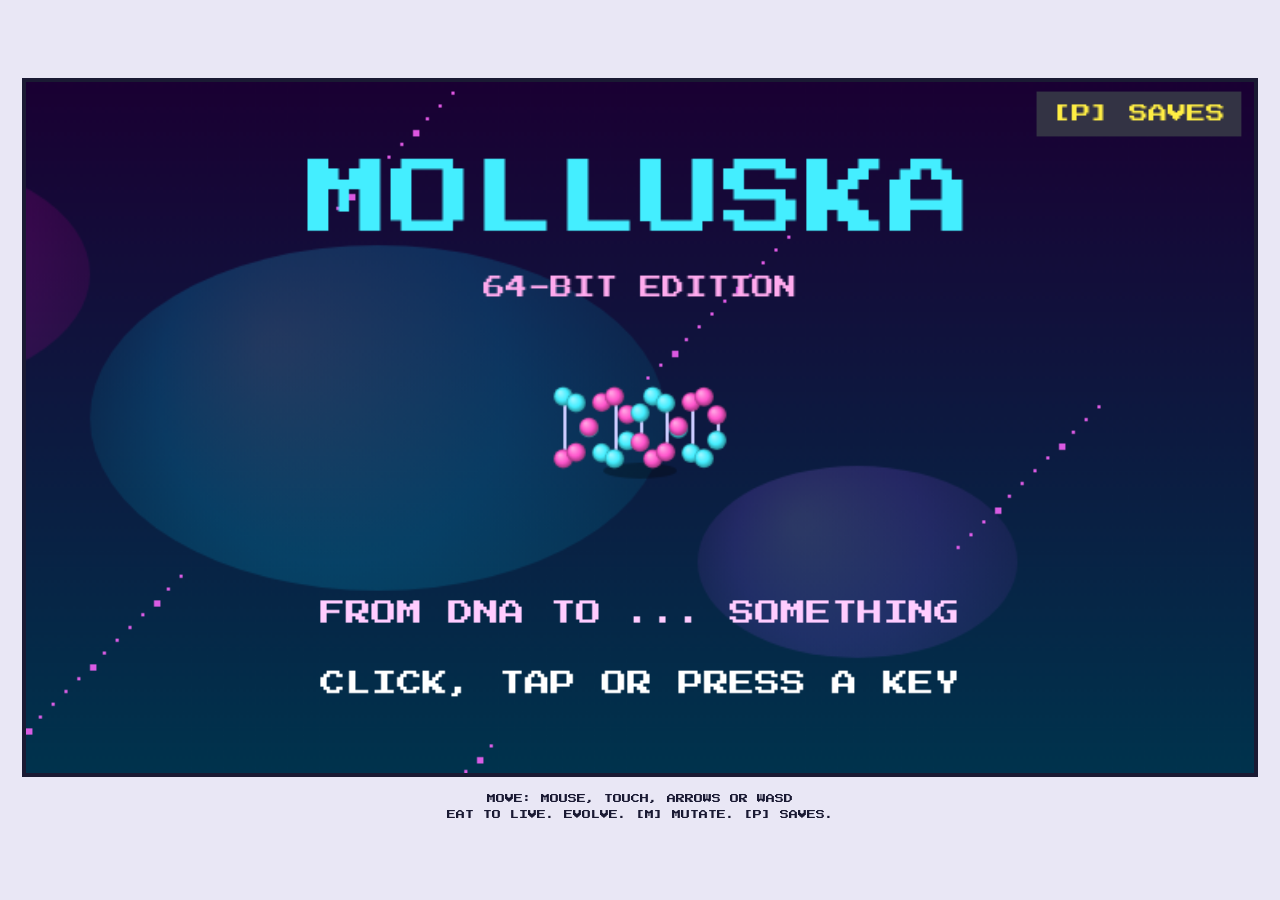
<file: molluska/index.html>
<!DOCTYPE html>
<html lang="en"><head>
    <script async src="https://www.googletagmanager.com/gtag/js?id=G-DB3V2SPS30"></script>
    <script>
      window.dataLayer = window.dataLayer || [];
      function gtag() { window.dataLayer.push(arguments); }
      gtag('js', new Date());
      gtag('config', 'G-DB3V2SPS30');
    </script><meta charset="utf-8">
<meta name="viewport" content="width=device-width, initial-scale=1, viewport-fit=cover">
<title>Molluska</title>
<link href="https://fonts.googleapis.com/css2?family=Press+Start+2P&display=swap" rel="stylesheet">
<style>
:root{--bg:#e9e7f5;--fg:#1a1a33;box-sizing:border-box;padding-top:env(safe-area-inset-top,0px);padding-bottom:env(safe-area-inset-bottom,0px)}
@media (prefers-color-scheme:dark){:root:not([data-theme="light"]){--bg:#0b0b1a;--fg:#e8e8ff}}
:root[data-theme="dark"]{--bg:#0b0b1a;--fg:#e8e8ff}
html,body{margin:0;height:100%}
body{background:var(--bg);color:var(--fg);font-family:'Press Start 2P',monospace,sans-serif;display:flex;flex-direction:column;align-items:center;justify-content:center;gap:14px}
canvas{width:min(96vw,calc(80vh*16/9));image-rendering:auto;border:4px solid var(--fg);background:#000;touch-action:none}
p{font-size:9px;margin:0;text-align:center;line-height:1.7}
</style></head><body>
<canvas id="c" width="768" height="432"></canvas>
<p>MOVE: MOUSE, TOUCH, ARROWS OR WASD<br>EAT TO LIVE. EVOLVE. [M] MUTATE. [P] SAVES.</p>
<script>
const cv=document.getElementById('c'),g=cv.getContext('2d'),W=384,H=216;
const SN=['DNA STRAND','UNICELLULAR','FISH','AMPHIBIAN','REPTILE','MAMMAL','HUMAN'],
PR=['VIRUS','PARAMECIUM','SHARK','SNAKE','PTEROSAUR','SABERTOOTH','CAVE BEAR'],
HZ=['UV BURST','ACID POOL','TOXIC BLOOM','DROUGHT','LAVA','BLIZZARD','FALLOUT'],
HC=['#ffee44','#99ff33','#66aa22','#cc9933','#ff5522','#8866ff','#99ff66'],
BG=[['#1a0033','#00334d','#ff66ff'],['#05424a','#2bd9b0','#ccffee'],['#2f9be8','#041e5a','#ffffff'],['#d6e86a','#2a6b3a','#ffffaa'],['#4a0a2a','#ff8a2a','#ffbb55'],['#4fb8f0','#e6f6ff','#ffffff'],['#150a3a','#ff6a8a','#ffffcc']],
RAD=[5,7,9,11,13,12,12],
MU=[['wings','WINGED','WINGS','GLIDE OVER HAZARDS|AND RUN FASTER'],['fire','FIRE-BREATHING','FIRE BREATH','TORCHES NEARBY|PREDATORS'],['tent','TENTACLED','TENTACLES','GRAB FOOD FROM|FARTHER AWAY'],['armor','ARMORED','ARMOR','TAKE HALF|DAMAGE'],['eyes','THIRD-EYED','THIRD EYE','FOOD IS DRAWN|TOWARD YOU'],['legs','LONG-LEGGED','MEGA LEGS','MUCH FASTER|SPRINTING'],['brain','BIG-BRAINED','BIG BRAIN','EVOLVE FASTER|FROM FOOD']],
END={wings:['THE SERAPH','HUMANITY GROWS WINGS AND|LEAVES THE EARTH BEHIND'],fire:['DRAGONKIND','YOU BREATHE FIRE AND RULE|THE BURNING SKIES'],tent:['THE ELDRITCH ONE','A TENTACLED MIND SLIPS|BETWEEN DIMENSIONS'],armor:['THE LIVING FORTRESS','NOTHING CAN HURT YOU.|NOTHING EVER WILL'],eyes:['THE ALL-SEER','YOUR THIRD EYE OPENS ON|ALL OF TIME'],legs:['THE ETERNAL RUNNER','YOU OUTRUN EXTINCTION|ITSELF'],brain:['THE COSMIC MIND','YOU BECOME PURE THOUGHT|DRIFTING AMONG STARS']};
let S,F,P,Z,G=[],state='title',t=0,ptr=null,keys={},flash=0,tgt=null,toast='',tt=0;
const c=id=>S.mu.filter(m=>m===id).length;
function init(){S={x:0,y:0,vx:0,vy:0,d:1,hp:100,xp:0,s:0,genes:0,mu:[],cause:''};F=[];P=[];Z=[];G=[]}
init();
let ac;function beep(f,d=.06){try{ac=ac||new AudioContext();const o=ac.createOscillator(),v=ac.createGain();o.type='square';o.frequency.value=f;v.gain.value=.03;o.connect(v);v.connect(ac.destination);o.start();o.stop(ac.currentTime+d)}catch(e){}}
const R=Math.random,ring=(a,b)=>{const q=R()*6.28,d=a+R()*(b-a);return[S.x+Math.cos(q)*d,S.y+Math.sin(q)*d]};
const need=()=>7+S.s;
function fill(){
  while(F.length<16){const[x,y]=ring(30,210);F.push({x,y})}
  while(P.length<3+(S.s>>1)){const[x,y]=ring(150,230);P.push({x,y,vx:0,vy:0,hp:40,a:R()*6.28})}
  while(Z.length<3+(S.s>>2)){const[x,y]=ring(80,250);Z.push({x,y,r:16+R()*14,vx:(R()-.5)*.3,vy:(R()-.5)*.3})}
}
function update(){
  t++;
  if(flash>0)flash-=.03;if(tt>0)tt--;
  if(state!=='play')return;
  let dx=0,dy=0;
  if(keys.ArrowLeft||keys.a)dx--;if(keys.ArrowRight||keys.d)dx++;
  if(keys.ArrowUp||keys.w)dy--;if(keys.ArrowDown||keys.s)dy++;
  if(ptr){dx=ptr.x-W/2;dy=ptr.y-H/2}
  const l=Math.hypot(dx,dy);
  if(l>6||!ptr&&l>0){dx/=l;dy/=l}else dx=dy=0;
  const sp=1.5*(1+.15*c('wings')+.3*c('legs'));
  S.vx+=(dx*sp-S.vx)*.1;S.vy+=(dy*sp-S.vy)*.1;S.x+=S.vx;S.y+=S.vy;
  if(dx)S.d=dx>0?1:-1;
  fill();if(!G.length&&t%900==0){const[x,y]=ring(60,180);G.push({x,y})}
  const rad=RAD[S.s],er=4+c('tent')*8,dm=Math.pow(.5,c('armor')),hz=Math.pow(.35,c('wings'));
  S.hp-=.035;tgt=null;
  F=F.filter(f=>{
    let ex=S.x-f.x,ey=S.y-f.y,d=Math.hypot(ex,ey)||1;
    if(c('eyes')&&d<50+c('eyes')*30){f.x+=ex/d*.8;f.y+=ey/d*.8}
    if(d<rad+er){S.hp=Math.min(100,S.hp+14);S.xp+=1+.5*c('brain');beep(300+R()*200,.04);return false}
    return d<280;
  });
  G=G.filter(o=>{const d=Math.hypot(S.x-o.x,S.y-o.y);if(d<rad+8){S.genes++;say('+1 GENE');beep(880,.15);return false}return d<320});
  const fr=60+20*c('fire'),sc=S.s;
  P=P.filter(p=>{
    const ex=S.x-p.x,ey=S.y-p.y,d=Math.hypot(ex,ey)||1,pr=RAD[sc]*1.7;
    const v=1.05+.05*sc;
    if(d<130+sc*5){p.vx=ex/d*v;p.vy=ey/d*v}
    else{if(t%90==0)p.a=R()*6.28;p.vx=Math.cos(p.a)*.4;p.vy=Math.sin(p.a)*.4}
    p.x+=p.vx;p.y+=p.vy;
    if(d<rad+pr*.8){S.hp-=.55*dm;S.cause='DEVOURED BY A '+PR[sc];flash=.3}
    if(c('fire')&&d<fr){p.hp-=.9;tgt=p;if(p.hp<=0){for(let i=0;i<3;i++)F.push({x:p.x+R()*20-10,y:p.y+R()*20-10});S.xp+=2;beep(120,.2);return false}}
    p.d=p.vx<0?-1:1;
    return d<320;
  });
  Z=Z.filter(z=>{
    z.x+=z.vx;z.y+=z.vy;
    const d=Math.hypot(S.x-z.x,S.y-z.y);
    if(d<z.r+rad*.6){S.hp-=.3*hz;S.cause='DESTROYED BY '+HZ[sc]}
    return d<340;
  });
  if(S.hp<=0){state='dead';beep(70,.6)}
  else if(S.xp>=need()){
    flash=1;
    if(S.s>=6){state='end';beep(880,.5)}
    else{S.s++;S.xp=0;S.hp=100;S.genes++;F=[];P=[];Z=[];G=[];say('EVOLVED: '+SN[S.s]+'  +1 GENE');[330,440,550].forEach((f,k)=>setTimeout(()=>beep(f,.1),k*80))}
  }
}
const lit=(col,k)=>{const q=[1,3,5].map(i=>parseInt(col.substr(i,2),16));return'rgb('+q.map(v=>Math.max(0,Math.min(255,Math.round(k>0?v+(255-v)*k:v*(1+k))))).join(',')+')'};
const ell=(x,y,a,b,col)=>{a=Math.max(1,a);b=Math.max(1,b);if(/^#[0-9a-f]{6}$/i.test(col)){const gr=g.createRadialGradient(x-a*.35,y-b*.4,Math.min(a,b)*.1,x,y,Math.max(a,b)*1.05);gr.addColorStop(0,lit(col,.45));gr.addColorStop(.55,col);gr.addColorStop(1,lit(col,-.45));g.fillStyle=gr}else g.fillStyle=col;g.beginPath();g.ellipse(x,y,a,b,0,0,6.283);g.fill()};
const glow=(x,y,r,col,a,m='lighter')=>{const c0=lit(col,0),gr=g.createRadialGradient(x,y,0,x,y,r);gr.addColorStop(0,c0);gr.addColorStop(1,c0.replace('rgb','rgba').replace(')',',0)'));g.save();g.globalCompositeOperation=m;g.globalAlpha=a;g.fillStyle=gr;g.fillRect(x-r,y-r,r*2,r*2);g.restore()};
const rc=(x,y,w,h,col)=>{g.fillStyle=col;g.fillRect(Math.round(x),Math.round(y),Math.max(1,Math.round(w)),Math.max(1,Math.round(h)))};
const fish=(u,a,b)=>{ell(0,0,2.4*u,1.2*u,a);for(let k=0;k<u*1.5;k++)rc(-2.3*u-k,-k*.7,1,k*1.4+1,b);rc(0,-1.5*u,u,.5*u,b);rc(1.3*u,-.5*u,.5*u,.5*u,'#fff');rc(1.5*u,-.4*u,.3*u,.3*u,'#000')};
const legs4=(u,col)=>{rc(-1.4*u,.8*u,.5*u,1.1*u,col);rc(1*u,.8*u,.5*u,1.1*u,col)};
const mam=(u,col)=>{ell(0,0,2*u,1.1*u,col);ell(2.1*u,-.5*u,.9*u,.8*u,col);rc(1.9*u,-1.6*u,.4*u,.7*u,col);rc(2.9*u,-.5*u,.4*u,.4*u,'#000');rc(2.3*u,-.9*u,.3*u,.3*u,'#fff');legs4(u,col);rc(-2.6*u,-.6*u,.8*u,.3*u,col)};
const SP=[
 u=>{for(let i=-6;i<=6;i++){const x=i*u*.8,y=Math.sin(i*.9+t*.15)*u*2;if(i%2==0)rc(x,-Math.abs(y),1,Math.abs(y)*2,'#ccf');ell(x,y,u*.6,u*.6,'#44eeff');ell(x,-y,u*.6,u*.6,'#ff55cc')}},
 u=>{ell(0,0,2.3*u,1.7*u,'#77ffee');ell(0,0,2*u,1.4*u,'#aaffff');ell(.4*u,0,.8*u,.7*u,'#ff66aa');for(let k=-4;k<=4;k++){rc(k*u*.5,-2.1*u,1,u*.5,'#77ffee');rc(k*u*.5,1.7*u,1,u*.5,'#77ffee')}},
 u=>fish(u,'#ff9a33','#cc5511'),
 u=>{ell(0,0,2*u,1.1*u,'#44bb44');ell(0,.4*u,1.7*u,.5*u,'#ccff88');ell(1.9*u,-.3*u,u,.8*u,'#44bb44');ell(2*u,-1*u,.4*u,.4*u,'#fff');rc(2.1*u,-1*u,.2*u,.3*u,'#000');legs4(u,'#2a8a2a')},
 u=>{ell(0,0,2.2*u,1.1*u,'#66bb33');for(let k=0;k<9;k++)ell(-2.4*u-k*.45*u,0,u*.6*(1-k/10)+1,u*.5*(1-k/10)+1,'#66bb33');ell(2.5*u,-.3*u,.9*u,.7*u,'#66bb33');for(let k=0;k<4;k++)rc(-1.5*u+k*.8*u,-1.5*u,.3*u,.5*u,'#ee9922');rc(2.8*u,-.6*u,.3*u,.3*u,'#fff');legs4(u,'#4a8a22')},
 u=>mam(u,'#a0703a'),
 u=>{ell(0,-2.4*u,.8*u,.8*u,'#ffcc99');rc(-.8*u,-2.9*u-1,1.6*u,.5*u,'#553311');rc(-.8*u,-1.7*u,1.6*u,2.2*u,'#3388cc');rc(-.7*u,.5*u,.6*u,2*u,'#333366');rc(.1*u,.5*u,.6*u,2*u,'#333366');rc(-1.3*u,-1.6*u,.5*u,1.8*u,'#ffcc99');rc(.8*u,-1.6*u,.5*u,1.8*u,'#ffcc99');rc(.3*u,-2.6*u,.3*u,.3*u,'#000')}];
const PS=[
 u=>{ell(0,0,1.3*u,1.3*u,'#cc3344');for(let k=0;k<8;k++){const a=k*.785;rc(Math.cos(a)*1.6*u,Math.sin(a)*1.6*u,u*.5,u*.5,'#ff6677')}ell(0,0,.5*u,.5*u,'#fff')},
 u=>{ell(0,0,3*u,1.6*u,'#99aabb');ell(0,0,2.6*u,1.2*u,'#bbccdd');for(let k=-5;k<=5;k++){rc(k*u*.5,-1.9*u,1,u*.4,'#99aabb');rc(k*u*.5,1.6*u,1,u*.4,'#99aabb')}rc(1.2*u,0,1.5*u,.4*u,'#aa2233');ell(-1*u,0,.5*u,.4*u,'#556')},
 u=>{fish(u*1.1,'#778899','#556677');rc(1.9*u,.2*u,.3*u,.6*u,'#fff');rc(1.4*u,.2*u,.3*u,.6*u,'#fff')},
 u=>{for(let k=0;k<11;k++)ell(-k*.9*u,Math.sin(k*.8+t*.15)*.8*u,.9*u,.9*u,k%2?'#aa6622':'#ddaa33');rc(.5*u,-.4*u,.4*u,.4*u,'#f22');rc(1.2*u,0,.8*u,1,'#f22')},
 u=>{const f=Math.sin(t*.2)*u*1.5;ell(0,0,1.4*u,.8*u,'#aa5544');g.fillStyle='#cc7766';g.beginPath();g.moveTo(-.5*u,-.5*u);g.lineTo(-2*u,-3*u+f);g.lineTo(-3.5*u,-.5*u-f*.3);g.lineTo(.5*u,-.2*u);g.fill();rc(1.7*u,-1.2*u,.4*u,u,'#aa5544');rc(1.3*u,-.1*u,1.6*u,.3*u,'#ffbb44')},
 u=>{mam(u,'#dd8822');rc(2.9*u,-.1*u,.3*u,u,'#fff')},
 u=>{mam(u*1.15,'#443322');rc(3.3*u,-.1*u,.3*u,.7*u,'#fff')}];
const HD=[[0,0],[2,0],[2.8,0],[2.8,-.3],[3.2,-.3],[3,-.5],[.9,-2.6]];
function mutOver(u){
  const dy=S.s==6?-1.6*u:0,[hx,hy]=HD[S.s].map(v=>v*u);
  for(let i=0;i<c('wings');i++){const f=Math.sin(t*.25)*u*.4;ell(-.5*u-i*.8*u,-1.8*u+dy+f-i*.4*u,.6*u,1.8*u,i%2?'#ffeedd':'#eef0ff');ell(-1.3*u-i*.8*u,-1.5*u+dy-f,.5*u,1.4*u,'#ccd4ff')}
  for(let i=0;i<c('armor');i++)for(let k=-2;k<=2;k++)rc(k*u*.8,-1.4*u+dy+i*u*.3,.6*u,.4*u,'#aabbcc');
  for(let i=0;i<c('tent');i++)for(let j=0;j<6;j++)rc(-u+i*u*.9+Math.sin(j+t*.2)*u*.4,1.2*u+j*u*.5,Math.max(2,u*.4),Math.max(2,u*.4),'#ff77aa');
  for(let i=0;i<c('eyes');i++){rc(hx-.3*u+i*u*.7,hy-1.2*u,.5*u,.5*u,'#fff');rc(hx-.1*u+i*u*.7,hy-1*u,.3*u,.3*u,'#f0f')}
  for(let i=0;i<c('legs');i++){rc(-1.1*u+i*u,.8*u,.4*u,1.8*u+u*i,'#555');rc(.8*u,.8*u,.4*u,1.8*u,'#555')}
  for(let i=0;i<c('brain');i++)ell(hx*.4,-1.5*u+dy-i*.5*u,u*1.1,.8*u,'#ff99bb');
  if(c('fire')&&t%6<3)ell(hx+.6*u,hy,.5*u,.4*u,'#ffaa22');
}
function sprite(fn,x,y,u,d,mu){g.save();g.translate(Math.round(x),Math.round(y));g.globalAlpha=.3;ell(0,u*2.7,u*2.3,u*.5,'#000');g.globalAlpha=1;g.scale(d,1);fn(u);if(mu)mutOver(u);g.restore()}
const txt=(s,x,y,col='#fff',a='center',sz=8)=>{g.fillStyle=col;g.textAlign=a;g.font=sz+'px "Press Start 2P",monospace';g.fillText(s,x,y)};
function name(){const a=S.mu.slice(-2).map(m=>MU.find(q=>q[0]===m)[1]);return[...a,SN[S.s]].join(' ')}
const hh=n=>{n=Math.sin(n*127.1+311.7)*43758.5;return n-Math.floor(n)};
function tri(x1,y1,x2,y2,x3,y3,col){g.fillStyle=col;g.beginPath();g.moveTo(x1,y1);g.lineTo(x2,y2);g.lineTo(x3,y3);g.fill()}
function layer(f,tw,fn){const x0=S.x*f,s=Math.floor(x0/tw)-1,by=H-14-Math.max(-12,Math.min(12,S.y*f*.08));for(let i=s;i<s+Math.ceil(W/tw)+3;i++)fn(i*tw-x0,by,hh(i),hh(i+99))}
function bg(){
  const k=Math.min(S.s,6),b=BG[k],sk=g.createLinearGradient(0,0,0,H);
  sk.addColorStop(0,b[0]);sk.addColorStop(1,b[1]);g.fillStyle=sk;g.fillRect(0,0,W,H);
  const sx=W*.75-S.x*.02;
  if(k>2)glow(sx,k==4?70:50,k==4?90:70,['','','','#ffffaa','#ff8833','#ffffff','#ffeecc'][k],.6);
  if(k==0){[['#ff00cc',60],['#00ccff',90],['#9955ff',50]].forEach((o,i)=>{g.globalAlpha=.18;ell(((i*150-S.x*(.1+i*.05))%460+460)%460-40,60+i*45,o[1],o[1]*.6,o[0])});g.globalAlpha=1}
  if(k==1){g.globalAlpha=.25;layer(.2,120,(x,y,r,r2)=>ell(x+60,40+r*120,22+r2*30,22+r2*30,'#aaffee'));g.globalAlpha=.5;layer(.3,90,(x,y,r,r2)=>{const q=14+r2*18;ell(x+40,30+r*140,q,q,'#2bd9b0');ell(x+40,30+r*140,q-2,q-2,'#0a5a5a')});g.globalAlpha=1}
  if(k==2){g.globalAlpha=.1;for(let i=0;i<5;i++){const x=i*90-((S.x*.05+t*.2)%90);tri(x,0,x+40,0,x-60,H,'#fff')}g.globalAlpha=1;
    layer(.12,70,(x,y,r)=>tri(x,y,x+35,y-30-r*40,x+70,y,'#0a2f7a'));
    layer(.3,40,(x,y,r,r2)=>{if(r>.35){g.fillStyle=r2>.5?'#1fb36a':'#14935a';for(let j=0;j<5+r*8;j++)g.fillRect(Math.round(x+Math.sin(j*.7+t*.05+r*9)*4),y-j*6,4,6)}else ell(x+10,y,10,6+r*10,r2>.5?'#ff6a8a':'#ffaa44')})}
  if(k==3){g.globalAlpha=.5;ell(sx,50,22,22,'#ffffdd');g.globalAlpha=1;
    layer(.12,60,(x,y,r)=>{rc(x+28,y-30-r*20,4,40,'#1a4a2a');ell(x+30,y-34-r*20,22,14,'#1f5f33')});
    layer(.3,36,(x,y,r,r2)=>{if(r>.3){rc(x+4,y-14-r*22,2,36,'#2f8f3f');if(r2>.6)rc(x+2,y-24-r*22,6,12,'#6b3a1a')}else ell(x+14,y+4,15,6,'#3fc04a')});
    g.globalAlpha=.2;g.fillStyle='#fff';g.fillRect(0,H-70,W,30);g.globalAlpha=1}
  if(k==4){ell(sx,70,30,30,'#ff5522');ell(sx,70,22,22,'#ffcc55');
    layer(.1,130,(x,y,r)=>{const h=60+r*60;tri(x,y,x+65,y-h,x+130,y,'#3a0f0a');rc(x+57,y-h-1,16,4,'#ff6a1a');rc(x+60,y-h+3,10,12,'#ff9a2a')});
    layer(.32,50,(x,y,r)=>{const h=26+r*20;rc(x+22,y-h,3,40,'#1a3a14');for(let j=0;j<5;j++)tri(x+24,y-h,x+6+j*9,y-h+8+Math.abs(j-2)*4,x+10+j*7,y-h-4,'#2a6a1a')})}
  if(k==5){g.globalAlpha=.9;ell(sx,45,16,16,'#fffbe0');g.globalAlpha=1;
    layer(.1,100,(x,y,r)=>{const h=70+r*50;tri(x,y,x+50,y-h,x+100,y,'#7a9ac0');tri(x+38,y-h+18,x+50,y-h,x+62,y-h+18,'#fff')});
    layer(.3,34,(x,y,r)=>{const h=30+r*26;for(let j=0;j<3;j++)tri(x+2+j*2,y-h*(.2+j*.28),x+30-j*2,y-h*(.2+j*.28),x+16,y-h*(.7+j*.28)-8,'#1f6a4a');rc(x+14,y,4,8,'#4a2a12')})}
  if(k==6){ell(sx,50,18,18,'#fff4d0');ell(sx+5,46,4,4,'#e8d8b0');
    layer(.1,26,(x,y,r)=>rc(x,y-40-r*50,22,60,'#2a1a4a'));
    layer(.3,34,(x,y,r,r2)=>{const h=40+r*70;rc(x,y-h,30,h+20,'#150a2a');for(let j=0;j<h/8;j++)for(let q=0;q<3;q++)if(hh(j*7+q+r*50)>.5)rc(x+4+q*9,y-h+4+j*8,4,4,'#ffdd66');if(r2>.7)rc(x+14,y-h-12,2,12,'#ff3344')})}
  const gc=['','','#0b2a66','#1a4a28','#2a0d08','#eef8ff','#0a0618'][k];if(gc)rc(0,H-10,W,10,gc);
  for(let i=0;i<50;i++){const f=.25+(i%3)*.15,sp=[-.2,-.3,-.45,0,.5,.7,0][k],x=(((i*97)%W-S.x*f+(k==5?Math.sin(t*.03+i)*8:0))%W+W)%W,y=(((i*53)%H-S.y*f+t*sp)%H+H)%H;
    g.globalAlpha=k==3||k==6?.4+.6*Math.abs(Math.sin(t*.04+i)):.85;g.fillStyle=b[2];const z=k==1||k==2?(i%4?2:3):(i%5?1:2);g.fillRect(Math.floor(x),Math.floor(y),z,z)}
  g.globalAlpha=1;
}
function mix(a,b,k){const p=s=>[1,3,5].map(i=>parseInt(s.substr(i,2),16));const A=p(a),B=p(b);return'rgb('+A.map((v,i)=>Math.round(v+(B[i]-v)*k)).join(',')+')'}
function draw(){
  g.setTransform(2,0,0,2,0,0);bg();
  if(state==='title'){
    S.s=0;sprite(SP[0],W/2,H/2,5,1,false);
    txt('MOLLUSKA',W/2,50,'#44eeff','center',26);
    txt('FROM DNA TO ... SOMETHING',W/2,H-46,'#ffccff');
    if(t%60<35)txt('CLICK, TAP OR PRESS A KEY',W/2,H-24);txt('64-BIT EDITION',W/2,68,'#ffaaee','center',7);savesBtn();return;
  }
  const ox=W/2-S.x,oy=H/2-S.y,u=[1.3,1.6,2,2.3,2.7,2.7,2.6];
  Z.forEach(z=>{const p=1+Math.sin(t*.08)*.1,zx=z.x+ox,zy=z.y+oy;glow(zx,zy,z.r*1.3*p,HC[S.s],.9,'source-over');glow(zx,zy,z.r*.7*p,'#ffffff',.45);g.save();g.strokeStyle=HC[S.s];g.globalAlpha=.7;g.lineWidth=1;g.beginPath();g.arc(zx,zy,z.r*p,0,6.283);g.stroke();g.restore()});
  F.forEach(f=>{glow(f.x+ox,f.y+oy,10,c('eyes')?'#ff66ff':'#66ff44',.7);ell(f.x+ox,f.y+oy,3,3,'#0007');ell(f.x+ox,f.y+oy,2,2,c('eyes')?'#ff66ff':'#88ff55');rc(f.x+ox-1,f.y+oy-1,1,1,'#fff')});
  G.forEach(o=>{const p=1+Math.sin(t*.15)*.3;glow(o.x+ox,o.y+oy,28,'#ffcc22',.9);ell(o.x+ox,o.y+oy,7*p,7*p,'#ffee44');ell(o.x+ox,o.y+oy,4,4,'#fff');rc(o.x+ox-1,o.y+oy-11,2,3,'#ffee44')});
  P.forEach(p=>sprite(PS[S.s],p.x+ox,p.y+oy,u[S.s]*1.5,p.d,false));
  if(tgt){glow(W/2+(tgt.x-S.x)*.5,H/2+(tgt.y-S.y)*.5,28,'#ff8822',.7);for(let k=1;k<9;k++){const q=k/9,jx=R()*4-2,jy=R()*4-2;rc(W/2+(tgt.x-S.x)*q+jx,H/2+(tgt.y-S.y)*q+jy,3,3,k%2?'#ffdd33':'#ff6611')}}
  glow(W/2,H/2,40,BG[S.s][2],.3);
  sprite(SP[S.s],W/2,H/2,u[S.s],S.d,true);
  const vg=g.createRadialGradient(W/2,H/2,H*.35,W/2,H/2,W*.62);vg.addColorStop(0,'rgba(0,0,0,0)');vg.addColorStop(1,'rgba(0,0,20,.55)');g.fillStyle=vg;g.fillRect(0,0,W,H);
  const b=S.hp<30&&t%20<10?'#ff3333':'#44dd66';
  txt(name(),6,12,'#fff','left');
  txt('HUNTED BY: '+PR[S.s]+'S',6,24,'#ff8888','left',6);
  rc(6,H-28,100,6,'#223');rc(6,H-28,Math.max(0,S.hp),6,b);txt('STRENGTH',6,H-31,'#fff','left',6);
  rc(6,H-12,100,5,'#223');rc(6,H-12,Math.min(100,S.xp/need()*100),5,'#44ccff');txt('EVOLUTION',6,H-15,'#88ddff','left',6);
  const ok=S.genes>=2&&S.mu.length<3;rc(W-100,H-34,94,28,ok?'#ffee44':'#334');rc(W-98,H-32,90,24,'#112');
  txt('[M] MUTATE',W-53,H-21,ok?'#ffee44':'#778','center',6);txt('GENES '+S.genes+'  MUT '+S.mu.length+'/3',W-53,H-11,'#ffaaee','center',6);
  if(tt>0)txt(toast,W/2,40,'#ffee44','center',8);
  if(state==='dead'){g.fillStyle='rgba(0,0,0,.7)';g.fillRect(0,0,W,H);txt('EXTINCT',W/2,90,'#ff4444','center',20);txt(S.cause||'STARVED',W/2,116,'#fff');txt('YOU REACHED: '+SN[S.s],W/2,134,'#aaa',"center",6);if(t%60<35)txt('PRESS TO EVOLVE AGAIN',W/2,170)}
  if(state==='mut'){g.fillStyle='rgba(0,0,20,.85)';g.fillRect(0,0,W,H);txt('MUTATION!',W/2,28,'#ffee44','center',14);txt('CHOOSE A GIFT FROM THE GENE POOL',W/2,46,'#aaa','center',6);
    S.opt.forEach((m,i)=>{const x=20+i*122;rc(x,62,110,110,'#334');rc(x+2,64,106,106,'#112');txt(m[2],x+55,86,'#ffaaee','center',8);m[3].split('|').forEach((l,j)=>txt(l,x+55,112+j*14,'#fff','center',6));txt('['+(i+1)+']',x+55,158,'#88ddff','center',8)})}
  if(state==='end'){g.fillStyle='rgba(10,0,30,.9)';g.fillRect(0,0,W,H);
    const top=Object.keys(END).sort((a,b)=>c(b)-c(a))[0],e=c(top)?END[top]:['THE PURE HUMAN','NO MUTATIONS. JUST EVOLUTION.|PERFECT, SIMPLE, UNBROKEN'];
    for(let i=0;i<24;i++){const a=t*.01+i*.26;rc(W/2+Math.cos(a)*(60+i*2),90+Math.sin(a)*(40+i),2,2,'#ffee88')}
    sprite(SP[6],W/2,92,5,1,true);txt('PINNACLE REACHED',W/2,22,'#ffee44','center',10);txt(e[0],W/2,148,'#ffaaee','center',12);
    e[1].split('|').forEach((l,j)=>txt(l,W/2,166+j*12,'#fff','center',7));if(t%60<35)txt('PRESS TO BEGIN AGAIN',W/2,206,'#88ddff','center',6)}
  if(state!=='menu')savesBtn();
  if(state==='menu'){g.fillStyle='rgba(0,0,20,.92)';g.fillRect(0,0,W,H);txt('SAVE SLOTS',W/2,26,'#ffee44','center',12);
    SL.forEach((d,i)=>{const y=44+i*28;rc(14,y,356,24,'#334');rc(16,y+2,352,20,'#112');txt('SLOT '+(i+1)+'  '+(d?SN[d.s]+'  MUT '+d.mu.length+'/3':'EMPTY'),24,y+15,d?'#fff':'#778','left',6);rc(224,y+3,68,18,'#2a8a4a');txt('SAVE',258,y+15,'#fff','center',6);rc(294,y+3,70,18,d?'#2a5aaa':'#334');txt('LOAD',329,y+15,'#fff','center',6)});
    txt('[P] OR TAP HERE TO CLOSE',W/2,H-12,'#88ddff','center',6);if(tt>0)txt(toast,W/2,38,'#ffee44','center',6)}
  if(flash>0){g.fillStyle='rgba(255,255,255,'+flash*.5+')';g.fillRect(0,0,W,H)}
}
const say=s=>{toast=s;tt=150};
let SL=[],mf='title';
try{SL=JSON.parse(localStorage.getItem('molluska_slots'))||[]}catch(e){}
SL=Array.from({length:5},(_,i)=>SL[i]||null);
const persist=()=>{try{localStorage.setItem('molluska_slots',JSON.stringify(SL))}catch(e){}};
function openMenu(){if(state!=='menu'){mf=state;state='menu';ptr=null}}
function closeMenu(){state=mf}
function saveSlot(i){if(mf!=='play')return say('START PLAYING FIRST');SL[i]={s:S.s,xp:S.xp,genes:S.genes,mu:[...S.mu]};persist();say('SAVED TO SLOT '+(i+1));beep(660,.12)}
function loadSlot(i){const d=SL[i];if(!d)return say('SLOT EMPTY');init();Object.assign(S,{s:d.s,xp:d.xp,genes:d.genes,mu:[...d.mu]});state='play';flash=.6;say('LOADED SLOT '+(i+1));beep(440,.12)}
function menuClick(p){if(p.y>H-30)return closeMenu();const i=Math.floor((p.y-44)/28);if(i<0||i>4)return;if(p.x>224&&p.x<292)saveSlot(i);else if(p.x>=294&&p.x<364)loadSlot(i)}
const savesBtn=()=>{rc(W-68,3,64,14,'#334');txt('[P] SAVES',W-36,13,'#ffee44','center',6)};
function mutate(){if(state!=='play')return;if(S.mu.length>=3)return say('MUTATION LIMIT REACHED');if(S.genes<2)return say('NEED 2 GENES');S.genes-=2;const m=MU[Math.floor(R()*MU.length)];S.mu.push(m[0]);flash=.7;say('MUTATED: '+m[2]+'!');beep(520,.2)}
function act(){if(state==='title')state='play';else if(state==='dead'||state==='end'){init();state='play'}else return;beep(440,.1)}
(function loop(){update();draw();requestAnimationFrame(loop)})();
const pos=e=>{const b=cv.getBoundingClientRect();return{x:(e.clientX-b.left)/b.width*W,y:(e.clientY-b.top)/b.height*H}};
cv.addEventListener('pointerdown',e=>{ptr=pos(e);const p=ptr;if(state==='menu'){menuClick(p);ptr=null}else if(p.x>W-68&&p.y<18){openMenu()}else if(state==='play'&&p.x>W-100&&p.y>H-34){mutate();ptr=null}else act()});
cv.addEventListener('pointermove',e=>{if(state==='play')ptr=pos(e)});
cv.addEventListener('pointerup',e=>{if(e.pointerType!=='mouse')ptr=null});
cv.addEventListener('pointerleave',()=>{ptr=null});
addEventListener('keydown',e=>{const k=e.key.length>1?e.key:e.key.toLowerCase();if(k==='p'||k==='l'||k==='Escape'){state==='menu'?closeMenu():openMenu()}else if(state==='menu'){}else if(k==='m')mutate();else if(state!=='play')act();keys[k]=1;if(k.startsWith('Arrow'))e.preventDefault()});
addEventListener('keyup',e=>{keys[e.key.length>1?e.key:e.key.toLowerCase()]=0});
</script></body></html>
</file>
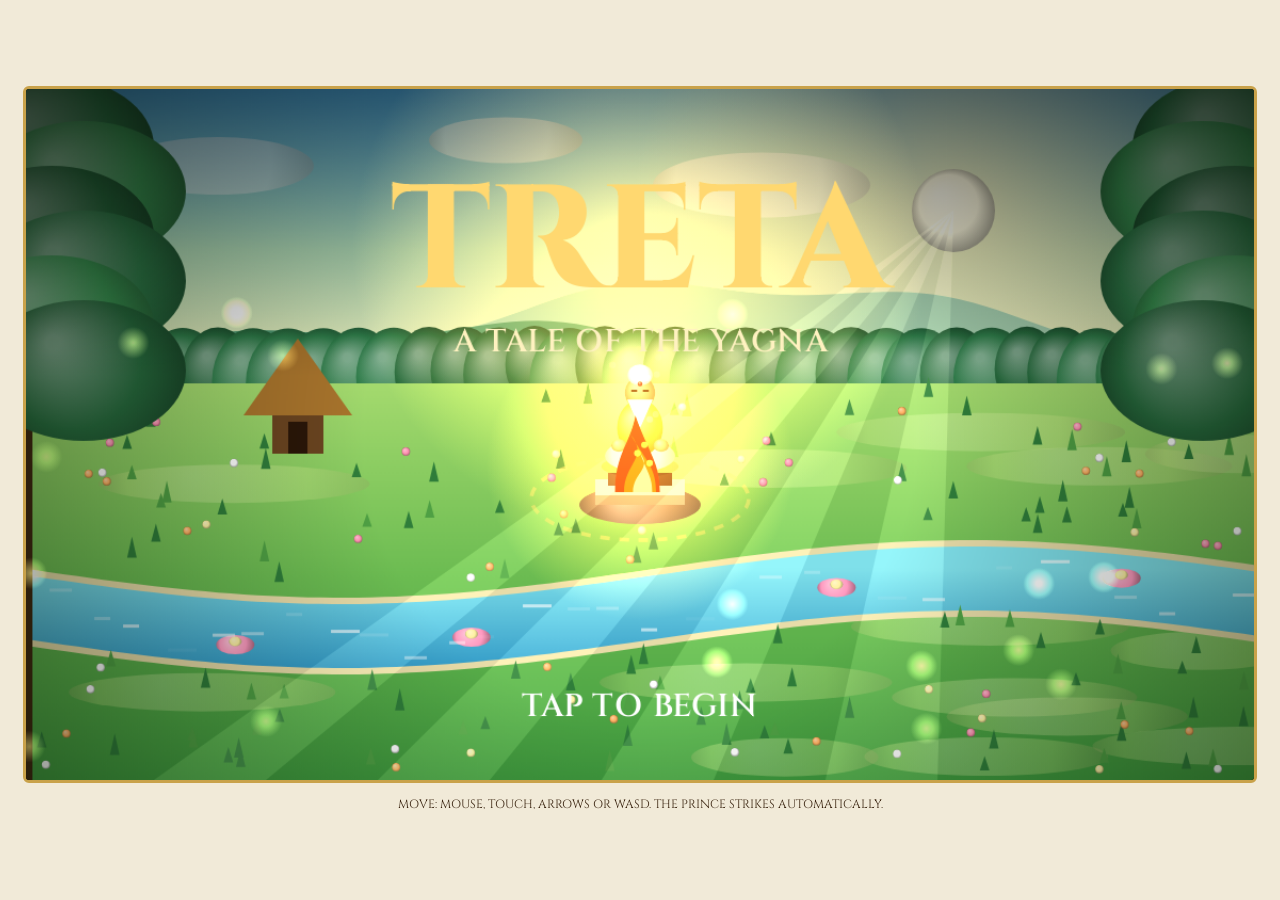
<file: treta/index.html>
<!DOCTYPE html>
<html lang="en"><head>
    <script async src="https://www.googletagmanager.com/gtag/js?id=G-DB3V2SPS30"></script>
    <script>
      window.dataLayer = window.dataLayer || [];
      function gtag() { window.dataLayer.push(arguments); }
      gtag('js', new Date());
      gtag('config', 'G-DB3V2SPS30');
    </script><meta charset="utf-8">
<meta name="viewport" content="width=device-width, initial-scale=1, viewport-fit=cover">
<title>Treta</title>
<link href="https://fonts.googleapis.com/css2?family=Cinzel:wght@600;800&display=swap" rel="stylesheet">
<style>
:root{--bg:#f1ead8;--fg:#3a2410;box-sizing:border-box;padding-top:env(safe-area-inset-top,0px);padding-bottom:env(safe-area-inset-bottom,0px)}
@media (prefers-color-scheme:dark){:root:not([data-theme="light"]){--bg:#140c06;--fg:#f0d9a0}}
:root[data-theme="dark"]{--bg:#140c06;--fg:#f0d9a0}
html,body{margin:0;height:100%}
body{background:var(--bg);color:var(--fg);font-family:Cinzel,Georgia,serif;display:flex;flex-direction:column;align-items:center;justify-content:center;gap:12px}
canvas{width:min(96vw,calc(80vh*16/9));border:3px solid #c9a24a;border-radius:6px;background:#000;touch-action:none}
p{font-size:12px;margin:0;text-align:center;line-height:1.6}
</style></head><body>
<canvas id="c" width="1152" height="648"></canvas>
<p>MOVE: MOUSE, TOUCH, ARROWS OR WASD. THE PRINCE STRIKES AUTOMATICALLY.</p>
<script>
const cv=document.getElementById('c'),G0=cv.getContext('2d'),W=384,H=216,K=3,AX=192,AY=124;
let g=G0;
const R=Math.random,hh=n=>{n=Math.sin(n*127.1+311.7)*43758.5;return n-Math.floor(n)},ry=x=>162+Math.sin(x*.016)*9;
const lit=(c,k)=>{const q=[1,3,5].map(i=>parseInt(c.substr(i,2),16));return'rgb('+q.map(v=>Math.max(0,Math.min(255,Math.round(k>0?v+(255-v)*k:v*(1+k))))).join(',')+')'};
const ell=(x,y,a,b,c)=>{if(/^#[0-9a-f]{6}$/i.test(c)){const r=g.createRadialGradient(x-a*.3,y-b*.4,Math.min(a,b)*.1,x,y,Math.max(a,b)*1.1);r.addColorStop(0,lit(c,.4));r.addColorStop(.6,c);r.addColorStop(1,lit(c,-.4));g.fillStyle=r}else g.fillStyle=c;g.beginPath();g.ellipse(x,y,Math.max(.5,a),Math.max(.5,b),0,0,6.283);g.fill()};
const glow=(x,y,r,c,a,m='lighter')=>{const c0=lit(c,0),q=g.createRadialGradient(x,y,0,x,y,r);q.addColorStop(0,c0);q.addColorStop(1,c0.replace('rgb','rgba').replace(')',',0)'));g.save();g.globalCompositeOperation=m;g.globalAlpha=a;g.fillStyle=q;g.fillRect(x-r,y-r,r*2,r*2);g.restore()};
const poly=(c,...p)=>{g.fillStyle=c;g.beginPath();g.moveTo(p[0],p[1]);for(let i=2;i<p.length;i+=2)g.lineTo(p[i],p[i+1]);g.fill()};
const rect=(x,y,w,h,c)=>{g.fillStyle=c;g.fillRect(x,y,w,h)};
const lg=(y0,y1,s)=>{const r=g.createLinearGradient(0,y0,0,y1);s.forEach((c,i)=>r.addColorStop(i/(s.length-1),c));return r};
const txt=(s,x,y,c='#fff',a='center',sz=9,w=600)=>{g.fillStyle=c;g.textAlign=a;g.font=w+' '+sz+'px Cinzel,Georgia,serif';g.fillText(s,x,y)};
let ac;function beep(f,d=.06,ty='square'){try{ac=ac||new AudioContext();const o=ac.createOscillator(),v=ac.createGain();o.type=ty;o.frequency.value=f;v.gain.value=.04;o.connect(v);v.connect(ac.destination);o.start();o.stop(ac.currentTime+d)}catch(e){}}
/* ---------- painted forest (cached once) ---------- */
const bgc=document.createElement('canvas');bgc.width=W*K;bgc.height=H*K;
function paintBG(){
  g=bgc.getContext('2d');g.setTransform(K,0,0,K,0,0);
  g.fillStyle=lg(0,100,['#4fb0e8','#b8e6c0','#fff2b8']);g.fillRect(0,0,W,100);
  glow(290,38,100,'#fff6c0',.9,'source-over');ell(290,38,13,13,'#fffbe0');
  [[60,24,30],[150,16,24],[230,30,34]].forEach(o=>{g.globalAlpha=.45;ell(o[0],o[1],o[2],o[2]*.3,'#ffffff');g.globalAlpha=1});
  [[70,'#86c0a8',.7,9],[80,'#4f9a72',1,6]].forEach((h,j)=>{g.globalAlpha=h[2];g.fillStyle=h[1];g.beginPath();g.moveTo(0,H);for(let x=0;x<=W;x+=4)g.lineTo(x,h[0]+Math.sin(x*.021+j*2)*h[3]+Math.sin(x*.06+j)*3);g.lineTo(W,H);g.fill()});g.globalAlpha=1;
  for(let x=-6;x<W+10;x+=11){const r=hh(x);ell(x,86+r*7,9+r*5,12+r*6,r>.5?'#2f7d4a':'#276b3e')}
  g.fillStyle=lg(88,H,['#a8dc70','#6cbc52','#3f9a3e']);g.fillRect(0,92,W,H);
  g.globalAlpha=.3;for(let i=0;i<14;i++)ell(hh(i)*W,100+hh(i+7)*110,26+hh(i+3)*20,6,'#d8f090');g.globalAlpha=1;
  g.beginPath();for(let x=-4;x<=W+4;x+=4)g.lineTo(x,ry(x)-11);for(let x=W+4;x>=-4;x-=4)g.lineTo(x,ry(x)+11);g.closePath();
  g.fillStyle=lg(150,185,['#7fe0ea','#2b94c4']);g.fill();g.strokeStyle='#e8dca8';g.lineWidth=2;g.stroke();
  for(let i=0;i<4;i++){const x=40+i*95+hh(i)*30,y=ry(x)+hh(i+9)*8-4;ell(x,y,6,3,'#ff9ac0');ell(x,y-1,2,1.5,'#fff2a0')}
  poly('#a8742c',68,102,102,102,85,78);rect(77,102,16,12,'#6a4420');rect(82,104,6,10,'#2a1608');
  for(let i=0;i<150;i++){const x=hh(i*3)*W,y=96+hh(i*3+1)*118;if(Math.abs(y-ry(x))<14)continue;poly(i%3?'#2f7d3a':'#4fa044',x,y,x+1.5,y-4-hh(i)*3,x+3,y)}
  for(let i=0;i<70;i++){const x=hh(i*5+2)*W,y=98+hh(i*5+4)*116;if(Math.abs(y-ry(x))<14)continue;ell(x,y,1.3,1.3,['#ff8fb0','#fff2a0','#ffffff','#ffb060'][i%4])}
  ell(AX,AY+6,19,6,'#6a5a48');rect(AX-14,AY-2,28,8,'#c9bfa8');rect(AX-14,AY+3,28,3,'#8a806a');rect(AX-10,AY-4,20,4,'#3a2414');
  [[-6,1],[392,-1]].forEach(([x,s])=>{rect(x-8,20,16,200,'#5a3a1c');rect(x-8+(s>0?10:0),20,6,200,'#3f2610');for(let j=0;j<6;j++)ell(x+s*14+(j%2)*s*10,18+j*14,32,22,['#2f7d4a','#3c9a56','#276b3e'][j%3])});
  g=G0;
}
/* ---------- characters ---------- */
function prince(x,y,s,d,wk,tier){g.save();g.translate(x,y);g.scale(s*d,s);
  g.globalAlpha=.3;ell(0,0,7,2.2,'#000');g.globalAlpha=1;const b=Math.sin(wk)*1.2;
  rect(-3.2,-7+Math.abs(b)*.4,2.4,7,'#c98b5a');rect(.8,-7-Math.abs(b)*.4,2.4,7,'#c98b5a');
  ell(0,-8,5,4,'#e8933a');ell(0,-13,4.2,5,'#c98b5a');
  g.strokeStyle='#2a5fc4';g.lineWidth=1.6;g.beginPath();g.moveTo(-4,-17);g.lineTo(4,-9);g.stroke();
  g.strokeStyle='#f0c850';g.lineWidth=.8;g.beginPath();g.arc(0,-17,3,0,3.14);g.stroke();
  if(tier>0){g.strokeStyle='#6b3a1a';g.lineWidth=1;g.beginPath();g.arc(-4,-13,8,-1.2,1.2);g.stroke()}
  ell(0,-20,3.5,3.7,'#c98b5a');ell(-.4,-22,3.8,2.4,'#2b1b12');poly('#f0c850',-3,-23,-2,-27,-.7,-23.5,0,-28,.7,-23.5,2,-27,3,-23);rect(1.3,-20.5,.9,.9,'#000');
  g.strokeStyle='#dfe8f2';g.lineWidth=1.3;g.beginPath();g.moveTo(3.5,-12);g.lineTo(9,-19);g.stroke();
  g.strokeStyle='#f0c850';g.beginPath();g.moveTo(2.5,-12);g.lineTo(4.6,-14);g.stroke();g.restore()}
function rishi(x,y,s,pose,hap){g.save();g.translate(x,y);g.scale(s,s);
  g.globalAlpha=.3;ell(0,0,11,3,'#000');g.globalAlpha=1;
  if(pose==0){ell(0,-3,10,4.5,'#f2e6c8');ell(0,-11,6.5,8,'#f08a24');ell(-6,-6,2.2,1.8,'#c98b5a');ell(6,-6,2.2,1.8,'#c98b5a')}
  else{ell(0,-12,6.5,13,'#f08a24');g.strokeStyle='#6b3a1a';g.lineWidth=1.2;g.beginPath();g.moveTo(8,0);g.lineTo(8,-34);g.stroke();ell(8,-35,2,2,'#e0b040')}
  const hy=pose==0?-21:-29;glow(0,hy,18,'#ffe080',.35+hap*.45);
  ell(0,hy,4.3,4.6,'#c98b5a');poly('#f4f4f4',-3.6,hy+2,3.6,hy+2,0,hy+10);ell(0,hy-5,3.6,3,'#ececec');
  g.strokeStyle='#2a1608';g.lineWidth=.6;g.beginPath();g.moveTo(-2.5,hy-.5);g.lineTo(-.8,hy-.5);g.moveTo(.8,hy-.5);g.lineTo(2.5,hy-.5);g.stroke();ell(0,hy-2.5,.7,.7,'#d02020');g.restore()}
function flame(x,y,w,h,c,p){g.fillStyle=c;g.beginPath();g.moveTo(x-w,y);g.bezierCurveTo(x-w,y-h*.5,x+Math.sin(p)*w,y-h*.6,x+Math.sin(p*1.3)*w*.6,y-h);g.bezierCurveTo(x+w*.5,y-h*.5,x+w,y-h*.4,x+w,y);g.fill()}
function fire(x,y,v){const h=8+16*v,p=t*.2;glow(x,y-8,28+v*20,'#ff9a30',.6);[[7,'#ff5a1a',1],[5,'#ffa21a',.75],[3,'#fff1a0',.5]].forEach((f,i)=>flame(x+(i-1)*.8,y,f[0]*(.6+v*.4),h*f[2],f[1],p+i))}
function demon(e){const T=e.k,s=T=='brute'?1.7:1,fh=e.f>0,c1=fh?'#ffffff':T=='brute'?'#4b2a7a':T=='fly'?'#6a2a8a':'#b8243a',c2=fh?'#ffffff':T=='brute'?'#6a3a9a':T=='fly'?'#8a3aaa':'#d03048';
  g.save();g.translate(e.x,e.y);g.scale(s*e.dr,s);g.globalAlpha=.3;ell(0,0,7,2,'#000');g.globalAlpha=1;
  if(T=='fly'){g.translate(0,-8+Math.sin(t*.15+e.ph)*2);const w=Math.sin(t*.4)*5;poly('#3a1a5a',-2,-12,-14,-20+w,-10,-8);poly('#3a1a5a',2,-12,14,-20+w,10,-8)}
  else{rect(-3,-2,2.2,3,c1);rect(1,-2,2.2,3,c1)}
  g.strokeStyle=c1;g.lineWidth=2;g.beginPath();g.moveTo(5,-9);g.lineTo(10,-4);g.moveTo(-5,-9);g.lineTo(-10,-4);g.stroke();
  ell(0,-7,6,7,c1);ell(0,-15,5,4.8,c2);poly('#efe0b0',-4,-18,-6,-25,-1.5,-19);poly('#efe0b0',4,-18,6,-25,1.5,-19);
  glow(0,-15,7,'#ffe040',.8);ell(-2,-15,1,1,'#ffe040');ell(2,-15,1,1,'#ffe040');poly('#fff',-2,-12,-1.2,-9.5,-.4,-12);poly('#fff',.4,-12,1.2,-9.5,2,-12);g.restore();
  if(e.hp<e.mh){const y=e.y-(T=='brute'?36:T=='fly'?30:26);rect(e.x-8,y,16,2,'#300');rect(e.x-8,y,16*e.hp/e.mh,2,'#ff5040')}}
/* ---------- game state ---------- */
const DT={imp:{r:6,hp:24,sp:.85,dm:5,yd:.035,fv:7},brute:{r:11,hp:90,sp:.5,dm:12,yd:.09,fv:14},fly:{r:6,hp:18,sp:1.1,dm:4,yd:.03,fv:9}};
const WN=['SWORD','DHANUSH (BOW)','AGNI ASTRA','DIVYASTRA'];
const CT=['DEEP IN A SERENE FOREST, A WISE RISHI PERFORMS HIS YAGNA AND MEDITATION. BUT FOR YEARS, DEMONS HAVE HAUNTED THE SACRED FIRE, DISRUPTING HIS RITES.','TROUBLED, THE RISHI TRAVELS TO THE GREAT CITY OF AYODHYA AND SEEKS AUDIENCE WITH THE KING, BEGGING FOR HIS HELP.','THE KING AGREES. HE OFFERS HIS ELDEST SON, A YOUNG WARRIOR PRINCE, TO GUARD THE RISHI AGAINST THE DEMONS.','THE PRINCE AND THE RISHI SET OUT FOR THE FOREST. THE DEMONS WILL COME FROM ALL SIDES. PROTECT THE RISHI!'];
let st='title',t=0,ct=0,card=0,ptr=null,keys={},fl=0,shake=0,msg='',mt=0,Pz,D,A,FX,yag,prog,fav,kills,tm,spT,bt,cause;
function reset(){Pz={x:AX,y:AY+40,vx:0,vy:0,hp:100,d:1,inv:0,cd:0,ac:0,sw:0,sa:0,tier:0,w:0};D=[];A=[];FX=[];yag=100;prog=0;fav=0;kills=0;tm=0;spT=60;bt=600;cause='';msg='';mt=0}
reset();
function fx(x,y,n,c,sp,l){for(let i=0;i<n;i++){const a=R()*6.283,v=sp*R();FX.push({x,y,vx:Math.cos(a)*v,vy:Math.sin(a)*v,l,m:l,c,s:.8+R()*1.4})}}
function nearest(x,y,r){let b=null,bd=r;D.forEach(e=>{const d=Math.hypot(e.x-x,e.y-y);if(d<bd){bd=d;b=e}});return b}
function hit(e,dm){e.hp-=dm;e.f=6;fx(e.x,e.y-8,4,'#ff6040',1.5,16);beep(140,.05,'sawtooth')}
function spawn(){const sc=tm/60,r=R(),k=sc>25&&r<.15?'brute':sc>50&&r<.4?'fly':'imp',e=Math.floor(R()*4);
  D.push({k,x:e==0?-12:e==1?W+12:R()*W,y:e==2?-12:e==3?H+12:R()*H,f:0,ph:R()*6,kx:0,ky:0,dr:1,...DT[k],mh:DT[k].hp})}
function upgrade(){if(Pz.tier<3){Pz.tier++;msg='THE RISHI IS PLEASED. HE GRANTS YOU '+WN[Pz.tier];fav=25}else{Pz.hp=Math.min(100,Pz.hp+30);yag=Math.min(100,yag+20);msg='THE RISHI BLESSES YOU. HEALTH RESTORED';fav=0}mt=240;fl=.8;[523,659,784,1047].forEach((f,i)=>setTimeout(()=>beep(f,.15,'triangle'),i*100))}
function update(){
  t++;if(fl>0)fl-=.04;if(shake>0)shake-=.4;if(mt>0)mt--;
  if(t%5==0)FX.push({x:AX+R()*10-5,y:AY-6,vx:(R()-.5)*.3,vy:-.5-R()*.4,l:55,m:55,c:'#ffb040',s:1});
  FX=FX.filter(p=>{p.x+=p.vx;p.y+=p.vy;return--p.l>0});
  if(st!=='play')return;
  tm++;prog+=100/9000;const P=Pz;let dx=0,dy=0;
  if(keys.ArrowLeft||keys.a)dx--;if(keys.ArrowRight||keys.d)dx++;if(keys.ArrowUp||keys.w)dy--;if(keys.ArrowDown||keys.s)dy++;
  if(ptr){dx=ptr.x-P.x;dy=ptr.y-P.y;const l=Math.hypot(dx,dy);if(l>4){dx/=l;dy/=l}else dx=dy=0}else{const l=Math.hypot(dx,dy);if(l){dx/=l;dy/=l}}
  P.vx+=(dx*1.7-P.vx)*.15;P.vy+=(dy*1.7-P.vy)*.15;P.x=Math.max(8,Math.min(W-8,P.x+P.vx));P.y=Math.max(40,Math.min(H-4,P.y+P.vy));
  if(dx)P.d=dx>0?1:-1;P.w+=Math.hypot(P.vx,P.vy)*.25;P.inv--;P.cd--;P.ac--;P.sw--;bt--;
  if(P.cd<=0){const n=nearest(P.x,P.y-8,30);if(n){D.forEach(e=>{if(Math.hypot(e.x-P.x,e.y-P.y)<32){hit(e,16);e.kx=(e.x-P.x)*.15;e.ky=(e.y-P.y)*.15}});P.cd=28;P.sw=10;P.sa=Math.atan2(n.y-P.y,n.x-P.x);beep(220,.06,'triangle')}}
  if(P.tier>0&&P.ac<=0){const n=nearest(P.x,P.y,140);if(n){const a0=Math.atan2(n.y-(P.y-11),n.x-P.x);(P.tier>2?[-.2,0,.2]:[0]).forEach(o=>A.push({x:P.x,y:P.y-11,vx:Math.cos(a0+o)*5,vy:Math.sin(a0+o)*5,dm:[0,13,20,20][P.tier],pc:P.tier>1,h:[],l:50}));P.ac=[0,36,30,26][P.tier];beep(520,.05,'triangle')}}
  if(P.tier>2&&bt<=0){bt=600;FX.push({ring:1,x:P.x,y:P.y,l:30,m:30,c:'#ffe080',s:0,vx:0,vy:0});D.forEach(e=>{if(Math.hypot(e.x-P.x,e.y-P.y)<100){hit(e,40);e.kx=(e.x-P.x)*.1;e.ky=(e.y-P.y)*.1}});shake=6;fl=.5;beep(90,.4,'sawtooth')}
  A=A.filter(a=>{a.x+=a.vx;a.y+=a.vy;if(a.pc&&t%2==0)FX.push({x:a.x,y:a.y,vx:0,vy:-.2,l:14,m:14,c:'#ff8a20',s:1.5});
    for(const e of D){if(a.h.includes(e))continue;if(Math.hypot(e.x-a.x,e.y-8-a.y)<e.r+3){hit(e,a.dm);a.h.push(e);if(!a.pc)return false}}
    return--a.l>0&&a.x>-10&&a.x<W+10&&a.y>-10&&a.y<H+10});
  let atAlt=false;
  D=D.filter(e=>{
    const tg=e.k!=='fly'&&Math.hypot(P.x-e.x,P.y-e.y)<70?P:{x:AX,y:AY+6},dx=tg.x-e.x,dy=tg.y-e.y,d=Math.hypot(dx,dy)||1,wb=e.k==='fly'?Math.sin(t*.1+e.ph)*.6:0;
    e.x+=dx/d*e.sp+e.kx-dy/d*wb;e.y+=dy/d*e.sp+e.ky+dx/d*wb;e.kx*=.8;e.ky*=.8;e.f--;if(dx)e.dr=dx>0?1:-1;
    if(Math.hypot(e.x-AX,e.y-AY-4)<26){atAlt=true;yag-=e.yd;fav=Math.max(0,fav-e.yd*.25);if(t%8==0)fx(AX,AY-6,2,'#ff4020',1.2,14)}
    if(Math.hypot(e.x-P.x,e.y-P.y)<e.r+7&&P.inv<=0){P.hp-=e.dm;P.inv=40;shake=4;fl=.25;P.vx+=(P.x-e.x)*.3;P.vy+=(P.y-e.y)*.3;fx(P.x,P.y-10,6,'#ff5040',2,18);beep(110,.15,'sawtooth')}
    if(e.hp<=0){kills++;fav+=e.fv;fx(e.x,e.y-8,14,'#c060ff',2.2,30);beep(330,.08);if(fav>=100)upgrade();return false}
    return true});
  if(!atAlt)yag=Math.min(100,yag+.015);
  if(Math.hypot(P.x-AX,P.y-AY)<45)P.hp=Math.min(100,P.hp+.01);
  if(--spT<=0){const sc=tm/60;spT=Math.max(26,100-sc*.5);spawn();if(sc>40&&R()<.4)spawn()}
  if(P.hp<=0){st='over';cause='THE PRINCE HAS FALLEN';beep(70,.6,'sawtooth')}
  else if(yag<=0){st='over';cause='THE YAGNA IS DISRUPTED';beep(70,.6,'sawtooth')}
  else if(prog>=100){st='win';beep(880,.5,'triangle')}
}
/* ---------- drawing ---------- */
function bar(x,y,w,v,c1,c2,l){rect(x-1,y-1,w+2,8,'#1a0e06');g.fillStyle=lg(y,y+6,[c1,c2]);g.fillRect(x,y,w*Math.max(0,Math.min(100,v))/100,6);g.strokeStyle='#c9a24a';g.lineWidth=.8;g.strokeRect(x-1,y-1,w+2,8);txt(l,x,y-3,'#f6e6b0','left',6.5)}
function wrap(s,n){const o=[];let l='';s.split(' ').forEach(w=>{if((l+' '+w).length>n){o.push(l);l=w}else l=l?l+' '+w:w});o.push(l);return o}
function scene(i){
  g.save();g.translate(36,18);g.beginPath();g.rect(0,0,312,108);g.clip();
  if(i==0){g.drawImage(bgc,40*K,60*K,304*K,105*K,0,0,312,108);rishi(156,57,1.25,0,.3);fire(156,66,.8);[[22,40],[290,52],[48,92],[262,24]].forEach(p=>{glow(p[0],p[1],10,'#ff3020',.9);ell(p[0]-3,p[1],1.4,1,'#ffe040');ell(p[0]+3,p[1],1.4,1,'#ffe040')})}
  if(i==1){g.fillStyle=lg(0,108,['#ff9a5a','#ffd890','#ffefc0']);g.fillRect(0,0,312,108);glow(230,60,90,'#fff0b0',.9,'source-over');ell(230,60,14,14,'#fff6d0');
    for(let x=-10;x<320;x+=30){const h=34+hh(x)*34;rect(x,92-h,24,h+20,'#8a4a2a');ell(x+12,92-h,12,9,'#e0a050');poly('#e0a050',x+11,92-h-9,x+12.5,92-h-17,x+14,92-h-9);rect(x+9,92-h+10,6,9,'#3a1a0a')}
    rect(0,92,312,16,'#d9b46a');rishi(110,104,.95,1,.2)}
  if(i==2){g.fillStyle=lg(0,108,['#5a1020','#2a0810']);g.fillRect(0,0,312,108);rect(0,86,312,22,'#7a3a1a');[30,282].forEach(x=>{rect(x-8,0,16,100,'#c09030');rect(x-5,0,4,100,'#e8c060')});
    ell(156,40,34,36,'#e0b040');ell(156,44,28,32,'#7a1020');rect(130,60,52,26,'#e0b040');ell(156,70,9,13,'#b02030');ell(156,52,5,5.5,'#c98b5a');poly('#f0c850',150,48,151,38,154,46,156,35,158,46,161,38,162,48);
    rishi(70,96,1,1,.2);prince(236,98,1.3,-1,0,0)}
  if(i==3){g.drawImage(bgc,100*K,70*K,260*K,90*K,0,0,312,108);glow(250,28,70,'#fff6c0',.7);rishi(150,92,1.05,1,.3);prince(184,94,1.3,1,t*.15,1)}
  g.restore();g.strokeStyle='#c9a24a';g.lineWidth=2;g.strokeRect(36,18,312,108);
  [[36,18],[348,18],[36,126],[348,126]].forEach(p=>poly('#c9a24a',p[0],p[1]-4,p[0]+4,p[1],p[0],p[1]+4,p[0]-4,p[1]))}
function drawCard(){
  g.fillStyle=g.createRadialGradient(W/2,H/2,20,W/2,H/2,260);g.fillStyle.addColorStop?0:0;
  const q=g.createRadialGradient(W/2,H/2,20,W/2,H/2,260);q.addColorStop(0,'#3a1c0a');q.addColorStop(1,'#0a0402');g.fillStyle=q;g.fillRect(0,0,W,H);
  g.globalAlpha=Math.min(1,ct/20);scene(card);g.globalAlpha=1;
  const n=Math.floor(ct*.9);let c=0;wrap(CT[card],44).forEach((l,i)=>{txt(l.slice(0,Math.max(0,n-c)),W/2,152+i*14,'#f6e6b0','center',10);c+=l.length+1});
  for(let i=0;i<4;i++)ell(W/2-15+i*10,H-22,2.5,2.5,i==card?'#ffd870':'#5a4020');
  if(n>=CT[card].length&&t%60<38)txt('TAP TO CONTINUE',W/2,H-8,'#c9a24a','center',7);txt('SKIP ▸',W-8,12,'#a08040','right',7)}
function draw(){
  g=G0;g.setTransform(K,0,0,K,0,0);
  if(st==='cards'){ct++;drawCard();return}
  g.save();if(shake>0)g.translate((R()-.5)*shake,(R()-.5)*shake);
  g.drawImage(bgc,0,0,W,H);
  g.save();g.globalCompositeOperation='lighter';g.globalAlpha=.06+.03*Math.sin(t*.02);[0,1,2,3].forEach(i=>poly('#fff6c0',290,38,250-i*70,H,285-i*70,H));g.restore();
  g.fillStyle='#fff';for(let i=0;i<26;i++){const x=(i*37+t*.35)%W;g.globalAlpha=.35+.3*Math.sin(t*.1+i);g.fillRect(x,ry(x)+Math.sin(i*3)*7,5+i%3*2,1)}g.globalAlpha=1;
  g.save();g.strokeStyle='#ffd870';g.globalAlpha=.15+.35*yag/100*(.7+.3*Math.sin(t*.1));g.lineWidth=1.2;g.setLineDash([3,3]);g.lineDashOffset=-t*.2;g.beginPath();g.ellipse(AX,AY+4,34,13,0,0,6.283);g.stroke();g.restore();
  const it=[{y:AY-6,f:()=>rishi(AX,AY-6,1.1,0,fav/100)},{y:AY+6,f:()=>fire(AX,AY+2,Math.max(.15,yag/100))}];
  if(st!=='title'){it.push({y:Pz.y,f:()=>{if(Pz.inv>0&&t%6<3)g.globalAlpha=.5;prince(Pz.x,Pz.y,1.15,Pz.d,Pz.w,Pz.tier);g.globalAlpha=1}});D.forEach(e=>it.push({y:e.y,f:()=>demon(e)}))}
  it.sort((a,b)=>a.y-b.y).forEach(o=>o.f());
  if(st!=='title'&&Pz.sw>0){g.save();g.translate(Pz.x,Pz.y-11);g.rotate(Pz.sa);g.strokeStyle='#fff';g.globalAlpha=Pz.sw/10;g.lineWidth=3;g.beginPath();g.arc(0,0,22,-1,1);g.stroke();g.restore();glow(Pz.x+Math.cos(Pz.sa)*20,Pz.y-11+Math.sin(Pz.sa)*20,14,'#ffe9a0',.6*Pz.sw/10)}
  A.forEach(a=>{g.strokeStyle=a.pc?'#ffb040':'#f0e6c0';g.lineWidth=1.4;g.beginPath();g.moveTo(a.x-a.vx*2.2,a.y-a.vy*2.2);g.lineTo(a.x,a.y);g.stroke();if(a.pc)glow(a.x,a.y,9,'#ff8820',.8)});
  g.save();g.globalCompositeOperation='lighter';FX.forEach(p=>{g.globalAlpha=Math.max(0,p.l/p.m);if(p.ring){g.strokeStyle=p.c;g.lineWidth=3;g.beginPath();g.arc(p.x,p.y,(1-p.l/p.m)*100,0,6.283);g.stroke()}else{g.fillStyle=p.c;g.beginPath();g.arc(p.x,p.y,p.s,0,6.283);g.fill()}});g.restore();
  for(let i=0;i<18;i++)glow((hh(i)*W+Math.sin(t*.01+i)*20+W)%W,60+hh(i+5)*140+Math.sin(t*.02+i*2)*8,5,'#ffff90',.3+.4*Math.abs(Math.sin(t*.03+i)));
  const v=g.createRadialGradient(W/2,H/2,H*.4,W/2,H/2,W*.62);v.addColorStop(0,'rgba(0,0,0,0)');v.addColorStop(1,'rgba(10,20,5,.45)');g.fillStyle=v;g.fillRect(-10,-10,W+20,H+20);g.restore();
  if(fl>0){g.fillStyle='rgba(255,240,200,'+fl*.4+')';g.fillRect(0,0,W,H)}
  if(st==='title'){g.fillStyle=lg(0,90,['rgba(0,0,0,.45)','rgba(0,0,0,0)']);g.fillRect(0,0,W,90);glow(W/2,50,90,'#ffb030',.6);txt('TRETA',W/2,62,'#ffd870','center',46,800);txt('A TALE OF THE YAGNA',W/2,82,'#fff2c0','center',10);if(t%60<38)txt('TAP TO BEGIN',W/2,H-20,'#fff','center',10);return}
  bar(8,14,96,Pz.hp,'#ff6a5a','#b8243a','PRINCE');bar(8,32,96,yag,'#ffd060','#ff8a20','SACRED FIRE');bar(W-104,14,96,fav,'#ffa0d0','#d05090',"RISHI'S FAVOUR");
  txt('WEAPON: '+WN[Pz.tier],W-8,36,'#f6e6b0','right',7);bar(W/2-90,H-10,180,prog,'#b4f080','#3f9a3e','YAGNA PROGRESS');
  if(mt>0){g.globalAlpha=Math.min(1,mt/30);rect(30,46,W-60,16,'rgba(20,10,0,.7)');txt(msg,W/2,57,'#ffe9a0','center',8);g.globalAlpha=1}
  if(st==='over'||st==='win'){const w=st==='win';g.fillStyle=w?'rgba(40,25,0,.7)':'rgba(20,0,0,.78)';g.fillRect(0,0,W,H);
    if(w)glow(W/2,80,120,'#ffd060',.6);
    txt(w?'THE YAGNA IS COMPLETE':cause,W/2,78,w?'#ffe080':'#ff8070','center',20,800);
    txt(w?'THE RISHI IS PLEASED. THE FOREST IS AT PEACE.':'THE DEMONS HAVE WON THE NIGHT.',W/2,100,'#f6e6b0','center',9);
    txt('DEMONS SLAIN: '+kills+'    TIME: '+Math.floor(tm/3600)+':'+String(Math.floor(tm/60)%60).padStart(2,'0'),W/2,126,'#fff','center',9);
    if(t%60<38)txt('TAP TO PLAY AGAIN',W/2,160,'#c9a24a','center',10)}
}
/* ---------- input ---------- */
function begin(){reset();st='play';beep(262,.2,'triangle')}
function go(p){
  if(st==='title'){st='cards';card=0;ct=0;beep(330,.1,'triangle')}
  else if(st==='cards'){if(p&&p.x>W-56&&p.y<16)return begin();const L=CT[card].length;if(Math.floor(ct*.9)<L)ct=500;else if(card<3){card++;ct=0}else begin()}
  else if(st==='over'||st==='win')begin()}
const pos=e=>{const b=cv.getBoundingClientRect();return{x:(e.clientX-b.left)/b.width*W,y:(e.clientY-b.top)/b.height*H}};
cv.addEventListener('pointerdown',e=>{const p=pos(e);if(st==='play')ptr=p;else go(p)});
cv.addEventListener('pointermove',e=>{if(st==='play')ptr=pos(e)});
cv.addEventListener('pointerup',e=>{if(e.pointerType!=='mouse')ptr=null});
cv.addEventListener('pointerleave',()=>{ptr=null});
addEventListener('keydown',e=>{const k=e.key.length>1?e.key:e.key.toLowerCase();if(st==='play')keys[k]=1;else go(null);if(k.startsWith('Arrow')||k===' ')e.preventDefault()});
addEventListener('keyup',e=>{keys[e.key.length>1?e.key:e.key.toLowerCase()]=0});
paintBG();
(function loop(){update();draw();requestAnimationFrame(loop)})();
</script></body></html>
</file>
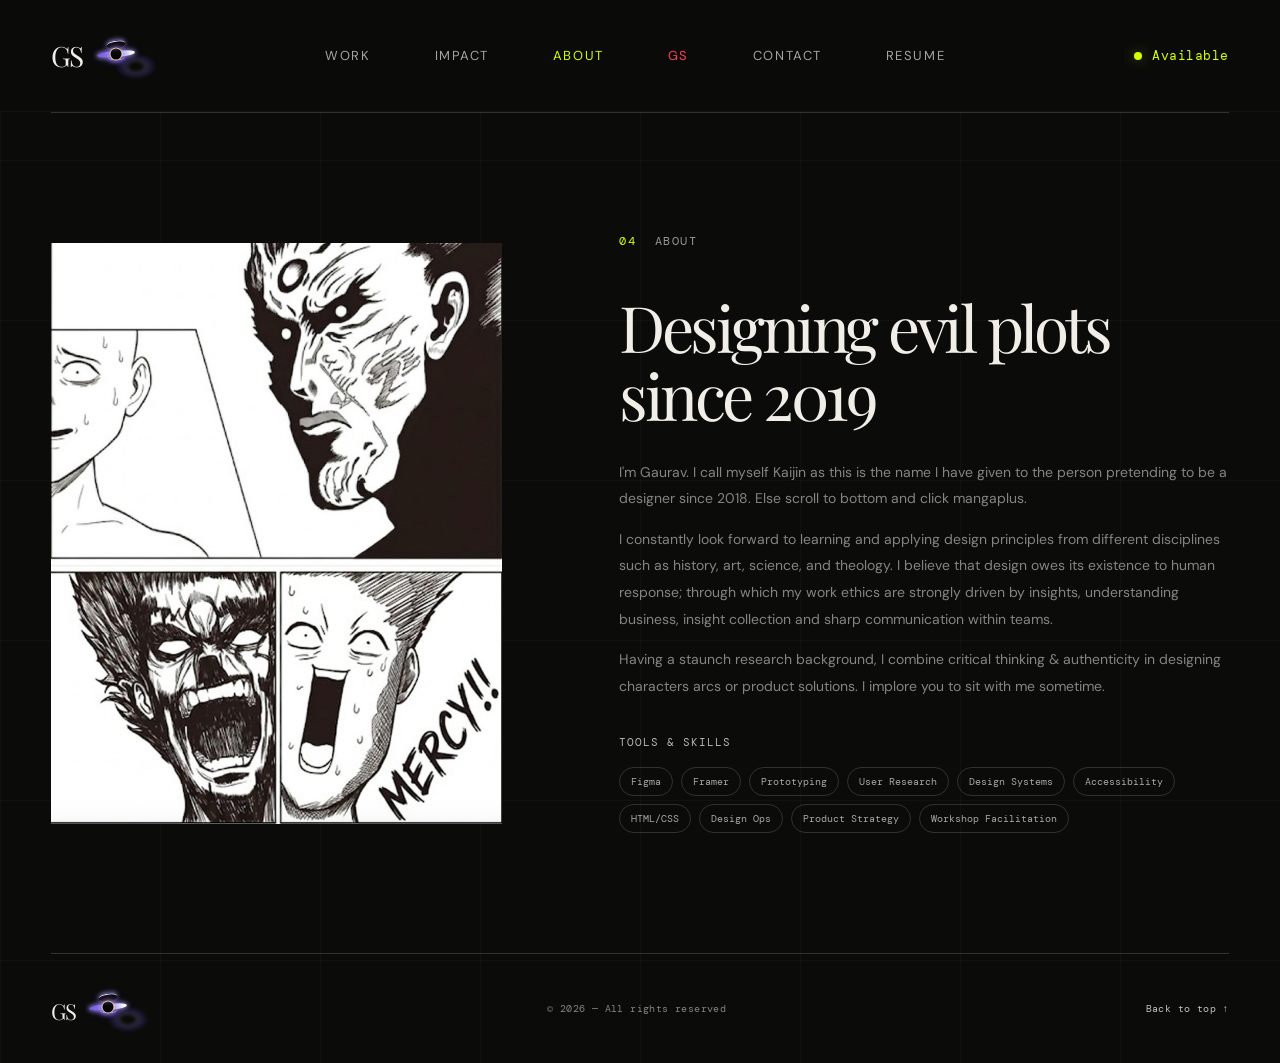
<file: about.html>
<!doctype html>
<html lang="en">
  <head>
    <script async src="https://www.googletagmanager.com/gtag/js?id=G-DB3V2SPS30"></script>
    <script>
      window.dataLayer = window.dataLayer || [];
      function gtag() { window.dataLayer.push(arguments); }
      gtag('js', new Date());
      gtag('config', 'G-DB3V2SPS30');
    </script>
    <meta charset="utf-8">
    <meta name="viewport" content="width=device-width, initial-scale=1">
    <meta name="theme-color" content="#0b0b0a">
    <meta name="description" content="About Gaurav Sharma — product designer, Kaijin, and curious mind.">
    <title>About — Gaurav Sharma</title>
    <link rel="preconnect" href="https://fonts.googleapis.com">
    <link rel="preconnect" href="https://fonts.gstatic.com" crossorigin>
    <link
      href="https://fonts.googleapis.com/css2?family=DM+Mono:wght@400;500&family=DM+Sans:wght@400;500;600;700&family=Playfair+Display:wght@400;500&family=Press+Start+2P&display=swap"
      rel="stylesheet"
    >
    <link rel="stylesheet" href="styles.css">
  </head>
  <body id="top" class="about-page">
    <a class="skip-link" href="#main">Skip to content</a>
    <header class="site-header">
      <a class="wordmark" href="index.html" aria-label="GS, back to portfolio">
        GS
        <span class="black-hole-mark" aria-hidden="true">
          <span class="black-hole-art">
            <span class="black-hole-disk"></span>
            <span class="black-hole-horizon"></span>
          </span>
        </span>
      </a>
      <nav class="desktop-nav" aria-label="Main navigation">
        <a href="index.html#work">Work</a>
        <a href="index.html#impact">Impact</a>
        <a href="about.html" aria-current="page">About</a>
        <a class="nav-games" href="games.html">GS</a>
        <a href="index.html#contact">Contact</a>
        <a href="assets/CV_GS.pdf" target="_blank" rel="noreferrer">Resume</a>
      </nav>
      <a class="availability" href="index.html#contact"><span aria-hidden="true"></span>Available</a>
      <details class="mobile-nav">
        <summary aria-label="Toggle navigation menu"><span></span><span></span></summary>
        <nav aria-label="Mobile navigation">
          <a href="index.html#work">Work</a>
          <a href="index.html#impact">Impact</a>
          <a href="about.html" aria-current="page">About</a>
          <a class="nav-games" href="games.html">GS</a>
          <a href="index.html#contact">Contact</a>
          <a href="assets/CV_GS.pdf" target="_blank" rel="noreferrer">Resume</a>
        </nav>
      </details>
    </header>

    <main id="main">
      <section class="section section-about page-wrap" id="about" aria-labelledby="about-title">
        <div class="about-portrait">
          <img src="assets/gaurav-sharma.png" alt="Black-and-white manga artwork from God Was Bold, featuring expressive characters">
        </div>
        <div class="about-copy">
          <div class="section-label"><span>04</span><span>About</span></div>
          <h1 id="about-title">Designing evil plots since 2019</h1>
          <p>I'm Gaurav. I call myself Kaijin as this is the name I have given to the person pretending to be a designer since 2018. Else scroll to bottom and click mangaplus.</p>
          <p>I constantly look forward to learning and applying design principles from different disciplines such as history, art, science, and theology. I believe that design owes its existence to human response; through which my work ethics are strongly driven by insights, understanding business, insight collection and sharp communication within teams.</p>
          <p>Having a staunch research background, I combine critical thinking &amp; authenticity in designing characters arcs or product solutions. I implore you to sit with me sometime.</p>
          <div class="skills">
            <p>Tools &amp; skills</p>
            <div class="tag-list"><span>Figma</span><span>Framer</span><span>Prototyping</span><span>User Research</span><span>Design Systems</span><span>Accessibility</span><span>HTML/CSS</span><span>Design Ops</span><span>Product Strategy</span><span>Workshop Facilitation</span></div>
          </div>
        </div>
      </section>
    </main>

    <footer class="site-footer page-wrap">
      <a class="wordmark" href="index.html" aria-label="GS, back to portfolio">
        GS
        <span class="black-hole-mark" aria-hidden="true">
          <span class="black-hole-art">
            <span class="black-hole-disk"></span>
            <span class="black-hole-horizon"></span>
          </span>
        </span>
      </a>
      <span>© 2026 — All rights reserved</span>
      <a class="back-top" href="#top">Back to top ↑</a>
    </footer>
  </body>
</html>
</file>
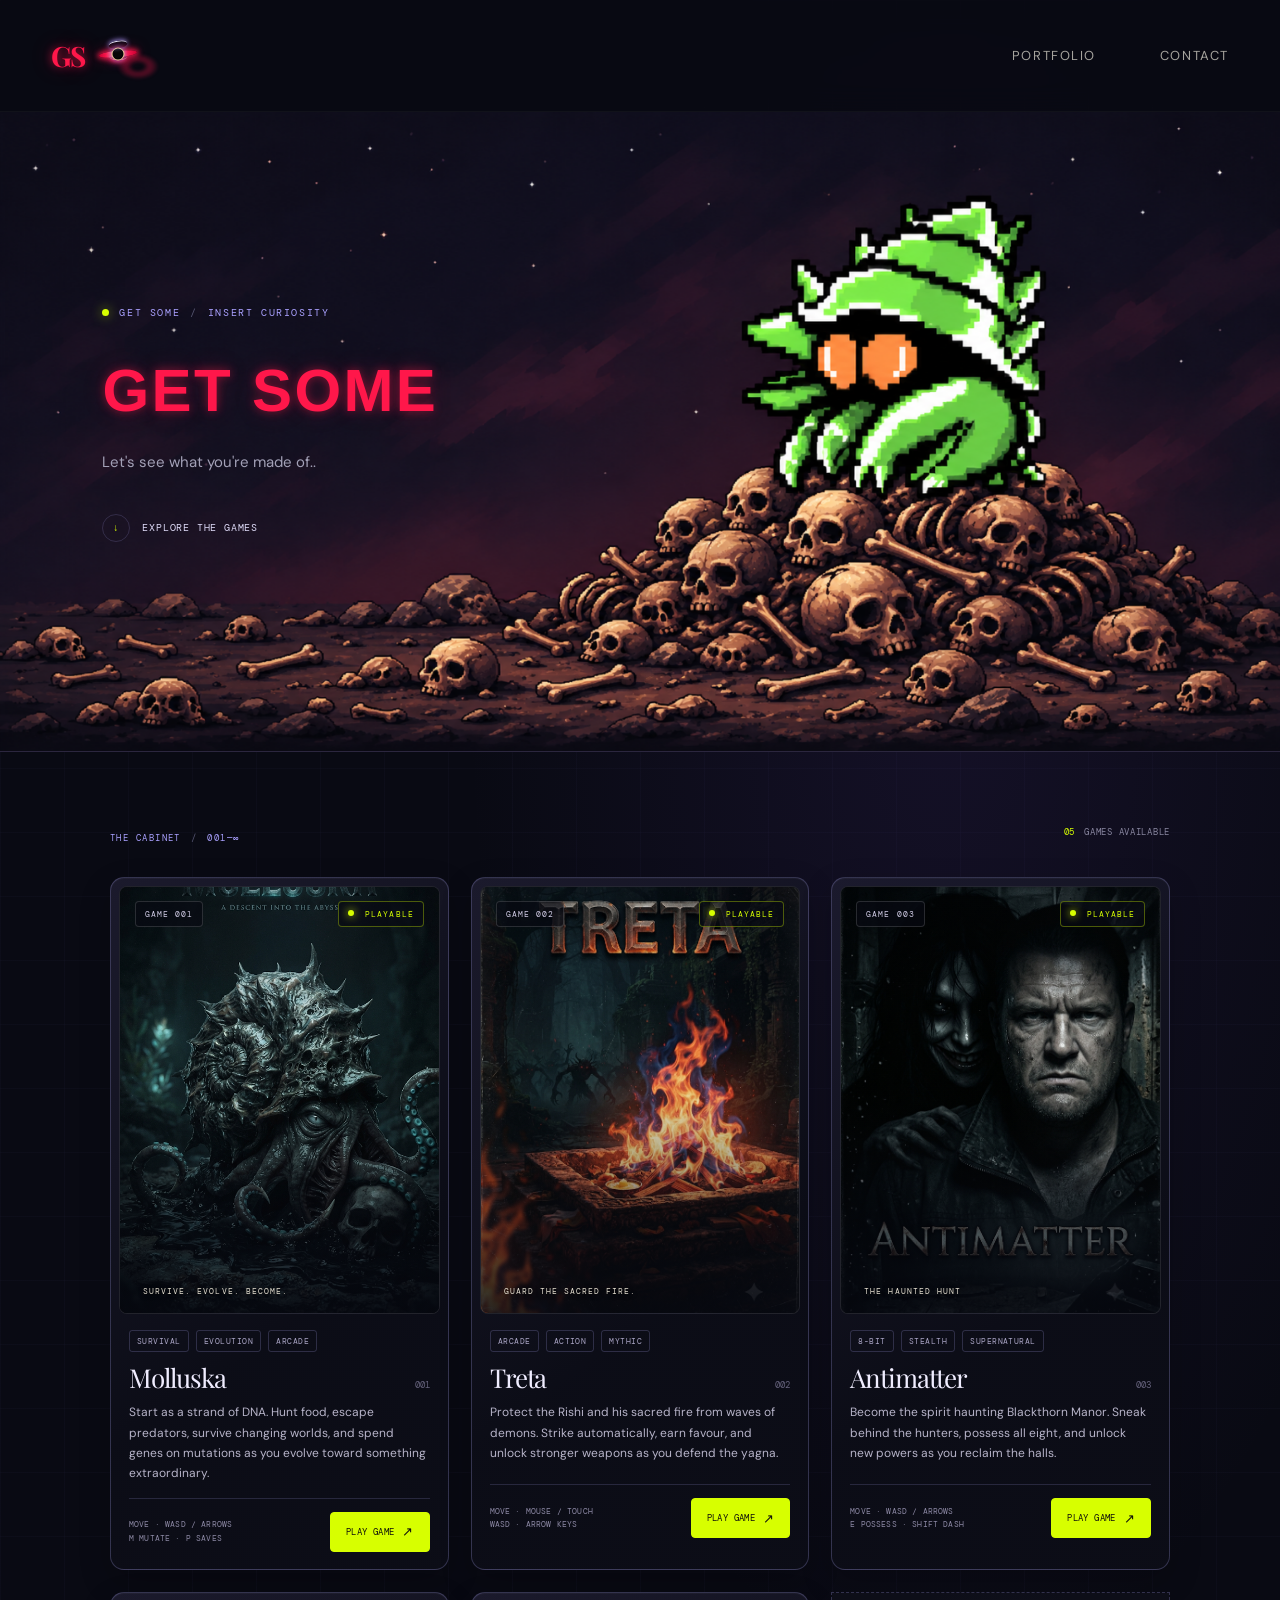
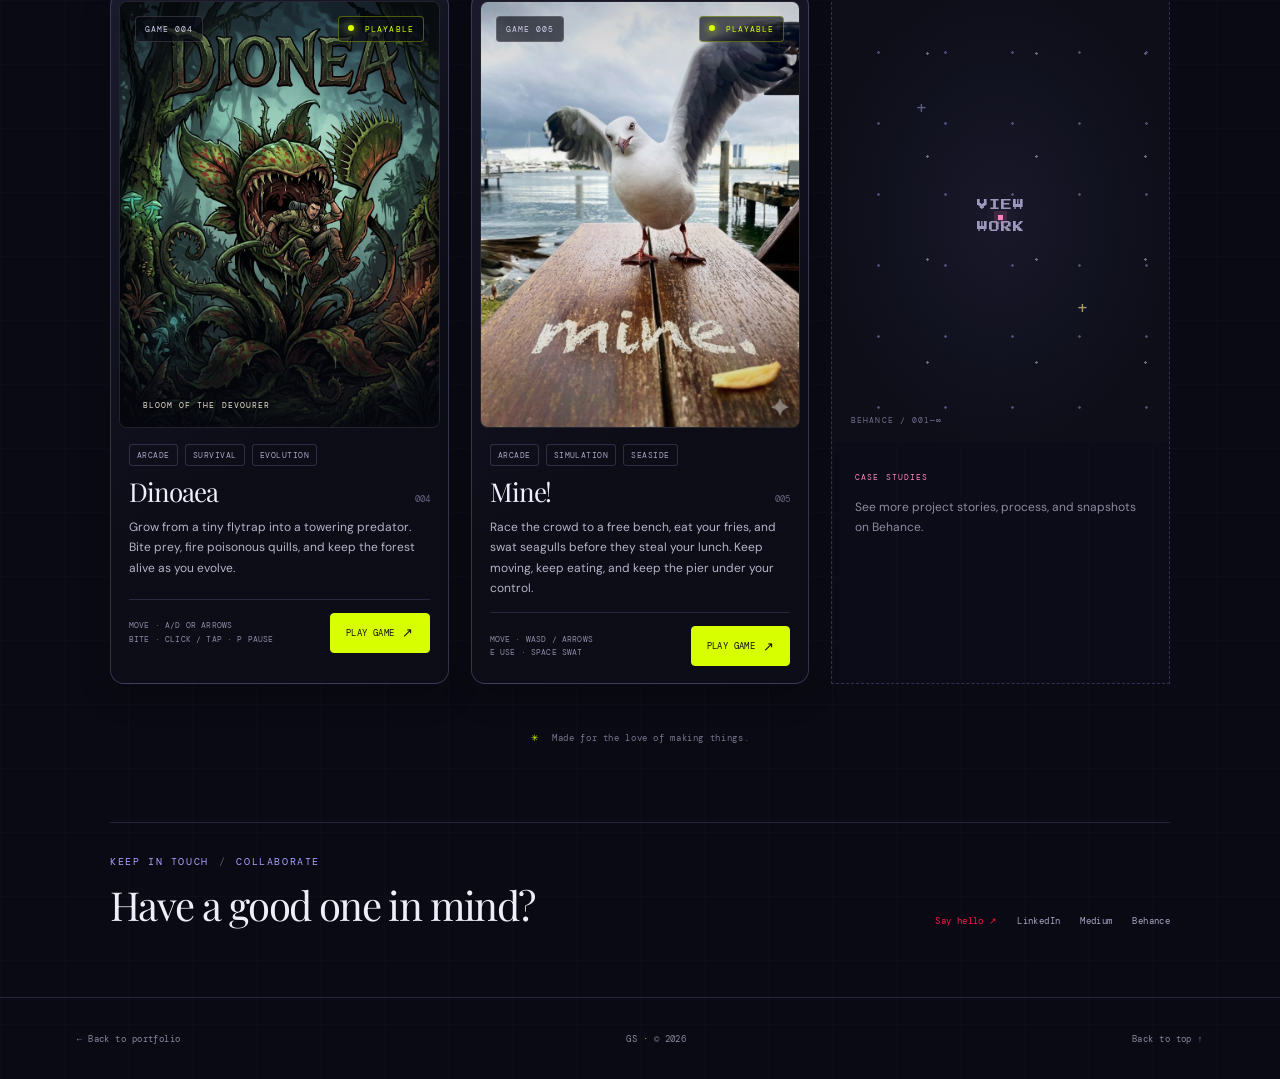
<file: games.html>
<!doctype html>
<html lang="en">
  <head>
    <script async src="https://www.googletagmanager.com/gtag/js?id=G-DB3V2SPS30"></script>
    <script>
      window.dataLayer = window.dataLayer || [];
      function gtag() { window.dataLayer.push(arguments); }
      gtag('js', new Date());
      gtag('config', 'G-DB3V2SPS30');
    </script>
    <meta charset="utf-8">
    <meta name="viewport" content="width=device-width, initial-scale=1">
    <meta name="theme-color" content="#090a13">
    <meta name="description" content="Get Some — a growing collection of small games by Gaurav Sharma.">
    <title>Get Some — Games by Gaurav Sharma</title>
    <link rel="preconnect" href="https://fonts.googleapis.com">
    <link rel="preconnect" href="https://fonts.gstatic.com" crossorigin>
    <link href="https://fonts.googleapis.com/css2?family=DM+Mono:wght@400;500&family=DM+Sans:wght@400;500;600;700&family=Playfair+Display:wght@400;500&family=Press+Start+2P&display=swap" rel="stylesheet">
    <link rel="stylesheet" href="styles.css">
    <link rel="stylesheet" href="games.css">
  </head>
  <body class="games-page gs-arcade-page" id="top">
    <a class="skip-link" href="#games-main">Skip to games</a>
    <header class="site-header">
      <a class="wordmark" href="index.html" aria-label="GS, back to portfolio">
        GS
        <span class="black-hole-mark" aria-hidden="true">
          <span class="black-hole-art">
            <span class="black-hole-disk"></span>
            <span class="black-hole-horizon"></span>
          </span>
        </span>
      </a>
      <nav class="desktop-nav" aria-label="Main navigation">
        <a href="index.html#work">Portfolio</a>
        <a href="index.html#contact">Contact</a>
      </nav>
      <details class="mobile-nav">
        <summary aria-label="Toggle navigation menu"><span></span><span></span></summary>
        <nav aria-label="Main navigation">
          <a href="index.html#work">Portfolio</a>
          <a href="index.html#contact">Contact</a>
        </nav>
      </details>
    </header>

    <main class="games-main" id="games-main">
      <section class="games-hero" aria-labelledby="games-title">
        <div class="games-hero-copy">
          <p class="arcade-eyebrow"><span class="arcade-live-dot"></span> GET SOME <span class="eyebrow-divider">/</span> INSERT CURIOSITY</p>
          <h1 id="games-title">GET SOME</h1>
          <p class="games-intro">Let's see what you're made of..</p>
          <a class="games-scroll" href="#games-library"><span aria-hidden="true">↓</span> Explore the games</a>
        </div>
        <img class="games-hero-artwork" src="assets/arcade-hero-final.png" alt="Pixel-art green crab perched on a pile of skulls beneath a starry sky">
      </section>

      <section class="games-library" id="games-library" aria-label="Game library">
        <div class="library-heading">
          <div>
            <p class="arcade-eyebrow">THE CABINET <span class="eyebrow-divider">/</span> 001—∞</p>
          </div>
          <p class="library-count"><span>05</span> GAMES AVAILABLE</p>
        </div>

        <div class="games-grid">
          <article class="arcade-card">
            <a class="arcade-card-art" href="molluska/" aria-label="Play Molluska">
              <img class="cover-art-image" src="assets/cover-molluska.png" alt="">
              <span class="cover-art-shade" aria-hidden="true"></span>
              <span class="card-index">GAME 001</span>
              <span class="card-status"><i></i> PLAYABLE</span>
              <span class="card-art-caption">SURVIVE. EVOLVE. BECOME.</span>
            </a>
            <div class="arcade-card-info">
              <div class="game-meta"><span>SURVIVAL</span><span>EVOLUTION</span><span>ARCADE</span></div>
              <div class="game-card-title-row">
                <h3>Molluska</h3>
                <span class="game-number">001</span>
              </div>
              <p>Start as a strand of DNA. Hunt food, escape predators, survive changing worlds, and spend genes on mutations as you evolve toward something extraordinary.</p>
              <div class="game-card-footer">
                <span class="controls-hint">MOVE · WASD / ARROWS<br>M MUTATE · P SAVES</span>
                <a class="play-game-button" href="molluska/">Play game <span aria-hidden="true">↗</span></a>
              </div>
            </div>
          </article>

          <article class="arcade-card">
            <a class="arcade-card-art" href="treta/" aria-label="Play Treta">
              <img class="cover-art-image" src="assets/cover-treta.png" alt="">
              <span class="cover-art-shade" aria-hidden="true"></span>
              <span class="card-index">GAME 002</span>
              <span class="card-status"><i></i> PLAYABLE</span>
              <span class="card-art-caption">GUARD THE SACRED FIRE.</span>
            </a>
            <div class="arcade-card-info">
              <div class="game-meta"><span>ARCADE</span><span>ACTION</span><span>MYTHIC</span></div>
              <div class="game-card-title-row">
                <h3>Treta</h3>
                <span class="game-number">002</span>
              </div>
              <p>Protect the Rishi and his sacred fire from waves of demons. Strike automatically, earn favour, and unlock stronger weapons as you defend the yagna.</p>
              <div class="game-card-footer">
                <span class="controls-hint">MOVE · MOUSE / TOUCH<br>WASD · ARROW KEYS</span>
                <a class="play-game-button" href="treta/">Play game <span aria-hidden="true">↗</span></a>
              </div>
            </div>
          </article>

          <article class="arcade-card">
            <a class="arcade-card-art" href="antimatter/" aria-label="Play Antimatter: The Haunted Hunt">
              <img class="cover-art-image" src="assets/cover-antimatter.png" alt="">
              <span class="cover-art-shade" aria-hidden="true"></span>
              <span class="card-index">GAME 003</span>
              <span class="card-status"><i></i> PLAYABLE</span>
              <span class="card-art-caption">THE HAUNTED HUNT</span>
            </a>
            <div class="arcade-card-info">
              <div class="game-meta"><span>8-BIT</span><span>STEALTH</span><span>SUPERNATURAL</span></div>
              <div class="game-card-title-row">
                <h3>Antimatter</h3>
                <span class="game-number">003</span>
              </div>
              <p>Become the spirit haunting Blackthorn Manor. Sneak behind the hunters, possess all eight, and unlock new powers as you reclaim the halls.</p>
              <div class="game-card-footer">
                <span class="controls-hint">MOVE · WASD / ARROWS<br>E POSSESS · SHIFT DASH</span>
                <a class="play-game-button" href="antimatter/">Play game <span aria-hidden="true">↗</span></a>
              </div>
            </div>
          </article>

          <article class="arcade-card">
            <a class="arcade-card-art" href="dinoaea/" aria-label="Play Dinoaea">
              <img class="cover-art-image" src="assets/cover-dinoaea.png" alt="">
              <span class="cover-art-shade" aria-hidden="true"></span>
              <span class="card-index">GAME 004</span>
              <span class="card-status"><i></i> PLAYABLE</span>
              <span class="card-art-caption">BLOOM OF THE DEVOURER</span>
            </a>
            <div class="arcade-card-info">
              <div class="game-meta"><span>ARCADE</span><span>SURVIVAL</span><span>EVOLUTION</span></div>
              <div class="game-card-title-row">
                <h3>Dinoaea</h3>
                <span class="game-number">004</span>
              </div>
              <p>Grow from a tiny flytrap into a towering predator. Bite prey, fire poisonous quills, and keep the forest alive as you evolve.</p>
              <div class="game-card-footer">
                <span class="controls-hint">MOVE · A/D OR ARROWS<br>BITE · CLICK / TAP · P PAUSE</span>
                <a class="play-game-button" href="dinoaea/">Play game <span aria-hidden="true">↗</span></a>
              </div>
            </div>
          </article>

          <article class="arcade-card">
            <a class="arcade-card-art arcade-card-art-mine" href="mine.html" aria-label="Play Mine!">
              <img class="cover-art-image" src="assets/mine-cover.png" alt="Seagull standing on a pier table beside fries, with MINE! lettering">
              <span class="cover-art-shade" aria-hidden="true"></span>
              <span class="card-index">GAME 005</span>
              <span class="card-status"><i></i> PLAYABLE</span>
            </a>
            <div class="arcade-card-info">
              <div class="game-meta"><span>ARCADE</span><span>SIMULATION</span><span>SEASIDE</span></div>
              <div class="game-card-title-row">
                <h3>Mine!</h3>
                <span class="game-number">005</span>
              </div>
              <p>Race the crowd to a free bench, eat your fries, and swat seagulls before they steal your lunch. Keep moving, keep eating, and keep the pier under your control.</p>
              <div class="game-card-footer">
                <span class="controls-hint">MOVE · WASD / ARROWS<br>E USE · SPACE SWAT</span>
                <a class="play-game-button" href="mine.html">Play game <span aria-hidden="true">↗</span></a>
              </div>
            </div>
          </article>

          <article class="next-game-card" aria-label="Case studies on Behance">
            <a class="next-game-screen" href="https://www.behance.net/sasquatch23" target="_blank" rel="noreferrer" aria-label="View case studies on Behance">
              <span class="next-stars"></span>
              <span class="next-cross next-cross-one">+</span>
              <span class="next-cross next-cross-two">+</span>
              <span class="next-pixel"></span>
              <span class="next-game-prompt">VIEW<br>WORK</span>
              <span class="next-game-index">BEHANCE / 001—∞</span>
            </a>
            <div class="next-game-copy">
              <span class="next-kicker">CASE STUDIES</span>
              <p>See more project stories, process, and snapshots on Behance.</p>
            </div>
          </article>
        </div>
        <p class="games-outro"><span aria-hidden="true">✳</span> Made for the love of making things.</p>
      </section>

      <section class="games-contact" id="contact" aria-labelledby="games-contact-title">
        <div>
          <p class="arcade-eyebrow">KEEP IN TOUCH <span class="eyebrow-divider">/</span> COLLABORATE</p>
          <h2 id="games-contact-title">Have a good one in mind?</h2>
        </div>
        <div class="games-contact-links">
          <a class="games-contact-email" href="mailto:iceyquest47@gmail.com">Say hello <span aria-hidden="true">↗</span></a>
          <a href="https://www.linkedin.com/in/gaurav-sharma-2472a5150/?isSelfProfile=true" target="_blank" rel="noreferrer">LinkedIn</a>
          <a href="https://medium.com/@iceyquest47" target="_blank" rel="noreferrer">Medium</a>
          <a href="https://www.behance.net/sasquatch23" target="_blank" rel="noreferrer">Behance</a>
        </div>
      </section>
    </main>

    <footer class="games-footer">
      <a href="index.html">← Back to portfolio</a>
      <span>GS <i>·</i> © 2026</span>
      <a href="#top">Back to top ↑</a>
    </footer>
  </body>
</html>
</file>
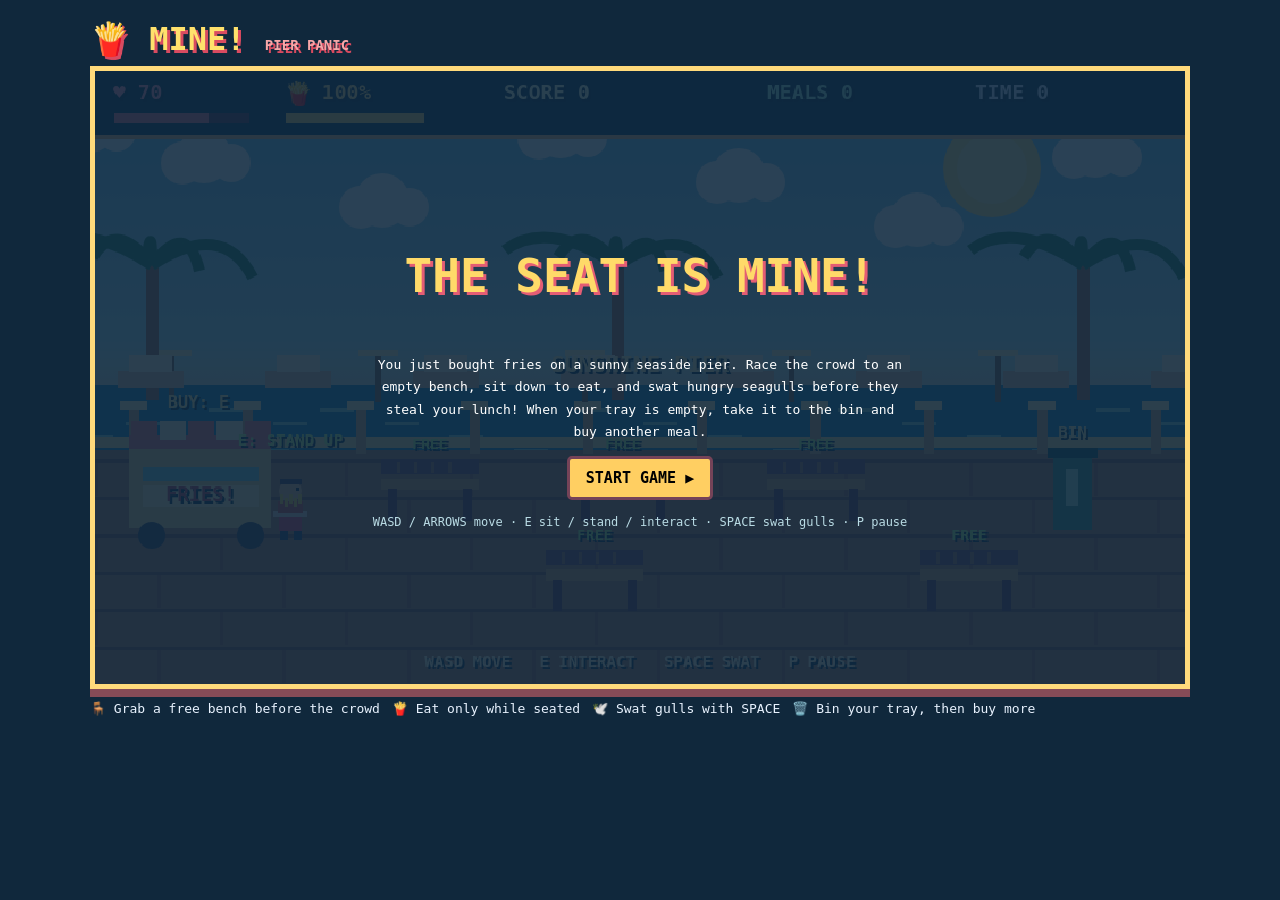
<file: mine.html>
<!doctype html><html lang="en"><head>
    <script async src="https://www.googletagmanager.com/gtag/js?id=G-DB3V2SPS30"></script>
    <script>
      window.dataLayer = window.dataLayer || [];
      function gtag() { window.dataLayer.push(arguments); }
      gtag('js', new Date());
      gtag('config', 'G-DB3V2SPS30');
    </script><meta charset="utf-8"><meta name="viewport" content="width=device-width,initial-scale=1"><title>MINE! — Pier Panic</title><style>html,body{margin:0;background:#10283c;color:#fff;font-family:monospace}main{max-width:1100px;margin:auto;padding:12px}h1{font-size:32px;color:#ffe16c;text-shadow:3px 3px #d94b60;margin:8px 0}#wrap{position:relative;border:5px solid #ffda7b;box-shadow:0 8px 0 #864b57}canvas{display:block;width:100%;image-rendering:pixelated;touch-action:none}#help{display:flex;gap:12px;flex-wrap:wrap;padding:12px 0;color:#e9f3ff}button{background:#ffcf62;border:3px solid #754358;border-radius:5px;padding:10px 16px;font: bold 15px monospace;cursor:pointer}#overlay{position:absolute;inset:0;background:#0c253cde;display:flex;flex-direction:column;justify-content:center;align-items:center;text-align:center;padding:18px}#overlay h2{font-size:clamp(23px,4vw,46px);color:#ffda69;text-shadow:3px 3px #e45d74}#overlay p{max-width:540px;line-height:1.7}.small{font-size:12px;color:#badce5}#touch{display:flex;justify-content:space-between;gap:10px;align-items:center;margin-top:10px}#dpad{display:grid;grid-template-columns:repeat(3,52px);gap:3px}#dpad button{padding:10px 0;touch-action:none}#actions{display:flex;gap:8px;flex-wrap:wrap}#actions button{touch-action:none}@media(min-width:800px){#touch{display:none}}</style></head><body><main><h1>🍟 MINE! <small style="font-size:14px;color:#f8a7a8">PIER PANIC</small></h1><div id="wrap"><canvas id="game" width="960" height="540"></canvas><div id="overlay"><h2 id="headline">THE SEAT IS MINE!</h2><p id="intro">You just bought fries on a sunny seaside pier. Race the crowd to an empty bench, sit down to eat, and swat hungry seagulls before they steal your lunch! When your tray is empty, take it to the bin and buy another meal.</p><button id="start">START GAME ▶</button><p class="small">WASD / ARROWS move · E sit / stand / interact · SPACE swat gulls · P pause</p></div></div><div id="help"><span>🪑 Grab a free bench before the crowd</span><span>🍟 Eat only while seated</span><span>🕊️ Swat gulls with SPACE</span><span>🗑️ Bin your tray, then buy more</span></div><div id="touch"><div id="dpad"><span></span><button data-key="arrowup">▲</button><span></span><button data-key="arrowleft">◀</button><button data-key="arrowdown">▼</button><button data-key="arrowright">▶</button></div><div id="actions"><button data-action="e">E · USE</button><button data-action=" ">✋ SWAT</button></div></div></main><script>
(()=>{'use strict';const c=document.getElementById('game'),g=c.getContext('2d'),ov=document.getElementById('overlay'),start=document.getElementById('start'),headline=document.getElementById('headline'),intro=document.getElementById('intro');g.imageSmoothingEnabled=false;const W=960,H=540;let keys=new Set(),pressed=new Set(),mode='menu',last=0,t=0,score=0,meals=0,message='',msgTime=0,spawn=0,gullTimer=0,people=[],gulls=[],crumbs=[],spark=[],player,benches;const rnd=(a,b)=>a+Math.random()*(b-a),clamp=(v,a,b)=>Math.max(a,Math.min(b,v)),distance=(a,b)=>Math.hypot(a.x-b.x,a.y-b.y);const cart={x:92,y:360},bin={x:861,y:363};const rect=(x,y,w,h,color)=>{g.fillStyle=color;g.fillRect(Math.round(x),Math.round(y),Math.round(w),Math.round(h))};const circ=(x,y,r,color)=>{g.fillStyle=color;g.beginPath();g.arc(x,y,r,0,Math.PI*2);g.fill()};function txt(s,x,y,size=15,color='#fff',align='left'){g.font=`bold ${size}px monospace`;g.textAlign=align;g.fillStyle='#17384c';g.fillText(s,x+2,y+2);g.fillStyle=color;g.fillText(s,x,y)}function say(s){message=s;msgTime=2.5}function reset(){t=0;score=0;meals=0;spawn=0;gullTimer=0;people=[];gulls=[];crumbs=[];spark=[];benches=[{x:295,y:362,who:null},{x:465,y:362,who:null},{x:635,y:362,who:null},{x:770,y:442,who:null},{x:440,y:442,who:null}];player={x:172,y:398,speed:175,food:100,health:70,seat:null,empty:false,swat:0,inv:0,face:1};benches[1].who={npc:true,life:12};benches[3].who={npc:true,life:9};for(let i=0;i<5;i++)addPerson();mode='play';ov.style.display='none';say('Find an empty bench! Press E to sit.')}function addPerson(){const colors=['#ff7291','#56c7bc','#ffc66c','#b58fe8','#e48d60'];people.push({x:rnd(130,850),y:rnd(380,485),speed:rnd(62,104)+meals*3,target:null,wait:rnd(0,2),color:colors[Math.floor(rnd(0,colors.length))],eating:0})}function bird(){const fromLeft=Math.random()<.5;gulls.push({x:fromLeft?-35:995,y:rnd(100,245),vx:fromLeft?rnd(115,170):-rnd(115,170),phase:'approach',targetY:0,hit:false,flap:rnd(0,6.28)})}function swat(){if(player.swat>0||mode!=='play')return;player.swat=.36;let hit=0;for(const b of gulls){if(Math.abs(b.x-player.x)<105&&Math.abs(b.y-(player.y-42))<100){b.phase='flee';b.vx=b.x<player.x?-260:260;hit++;spark.push({x:b.x,y:b.y,life:.5})}}if(hit){score+=hit*25;say('NICE SWAT! +'+hit*25)}}function use(){if(mode!=='play')return;if(player.seat!==null){const b=benches[player.seat];b.who=null;player.seat=null;player.y+=23;say(player.empty?'Take your tray to the bin!':'You stood up! Your seat is free.');return}if(player.empty&&distance(player,bin)<85){player.empty=false;player.food=0;score+=75;say('Tray recycled! +75. Buy another meal.');return}if(player.food===0&&!player.empty&&distance(player,cart)<100){player.food=100;say('Fresh fries! Find a seat.');return}if(player.food>0){let idx=-1,dd=80;benches.forEach((b,i)=>{const d=distance(player,b);if(!b.who&&d<dd){dd=d;idx=i}});if(idx>=0){player.seat=idx;benches[idx].who=player;player.x=benches[idx].x;player.y=benches[idx].y+18;say('SEAT SECURED! Eating restores health.')}else say('Get closer to an EMPTY bench!')}else say('Visit the food cart for another tray!')}
function update(dt){t+=dt;msgTime=Math.max(0,msgTime-dt);player.swat=Math.max(0,player.swat-dt);player.inv=Math.max(0,player.inv-dt);if(pressed.has(' ')||pressed.has('space'))swat();if(pressed.has('e'))use();if(pressed.has('p')){mode='pause';headline.textContent='PAUSED';intro.textContent='Press P to resume';ov.style.display='flex';return}if(player.seat===null){let dx=Number(keys.has('d')||keys.has('arrowright'))-Number(keys.has('a')||keys.has('arrowleft'));let dy=Number(keys.has('s')||keys.has('arrowdown'))-Number(keys.has('w')||keys.has('arrowup'));let m=Math.hypot(dx,dy)||1;player.x=clamp(player.x+dx/m*player.speed*dt,30,930);player.y=clamp(player.y+dy/m*player.speed*dt,345,503);if(dx)player.face=Math.sign(dx)}else if(player.food>0){const amount=Math.min(player.food,18*dt);player.food-=amount;player.health=clamp(player.health+amount*.48,0,100);score+=amount*.9;if(player.food<=.01){player.food=0;player.empty=true;meals++;score+=150;say('MEAL FINISHED! +150. Stand up and recycle your tray.')}}for(const b of benches){if(b.who?.npc){b.who.life-=dt;if(b.who.life<=0)b.who=null}}for(let i=people.length-1;i>=0;i--){const p=people[i];if(p.eating>0){p.eating-=dt;if(p.eating<=0){if(p.target&&p.target.who===p)p.target.who=null;people.splice(i,1)}continue}if(!p.target||p.target.who){p.target=benches.filter(b=>!b.who).sort((a,b)=>distance(p,a)-distance(p,b))[0]||null}if(p.target){let dx=p.target.x-p.x,dy=p.target.y+18-p.y,d=Math.hypot(dx,dy);if(d<12){if(!p.target.who){p.target.who=p;p.eating=rnd(5,11)}else p.target=null}else{p.x+=dx/d*p.speed*dt;p.y+=dy/d*p.speed*dt}}else{p.x+=Math.sin(t+i)*8*dt}}spawn+=dt;if(spawn>Math.max(3.2,7-meals*.25)){spawn=0;if(people.length<9)addPerson()}gullTimer+=dt;if(gullTimer>Math.max(.75,2.4-meals*.12)){gullTimer=0;bird()}for(let i=gulls.length-1;i>=0;i--){const b=gulls[i];b.flap+=dt*14;if(b.phase==='approach'){b.x+=b.vx*dt;const target=player.y-45;b.y+=(target-b.y)*Math.min(1,dt*1.65);if(Math.abs(b.x-player.x)<26&&Math.abs(b.y-target)<35&&!b.hit){b.hit=true;b.phase='flee';b.vx=b.x<player.x?-260:260;if(player.food>0){const stolen=Math.min(player.food,rnd(8,16));player.food-=stolen;player.health=clamp(player.health-6,0,100);player.inv=.35;say('SEAGULL STOLE '+Math.ceil(stolen)+'% OF YOUR FOOD!');spark.push({x:player.x,y:player.y-45,life:.6});if(player.food<=0){player.food=0;player.empty=true;if(player.seat!==null){meals++;say('TRAY EMPTY! Stand up and recycle it.')}}}}}else{b.x+=b.vx*dt;b.y-=120*dt}if(b.x<-60||b.x>1020||b.y<-60)gulls.splice(i,1)}for(let i=spark.length-1;i>=0;i--){spark[i].life-=dt;if(spark[i].life<=0)spark.splice(i,1)}if(player.health<=0){mode='over';headline.textContent='THE GULLS WIN!';intro.innerHTML=`Score: <b>${Math.floor(score)}</b> · Meals eaten: <b>${meals}</b><br>Don't let them steal your lunch next time!`;start.textContent='PLAY AGAIN ▶';ov.style.display='flex'}pressed.clear()}
function background(){const sky=g.createLinearGradient(0,0,0,315);sky.addColorStop(0,'#70c5ee');sky.addColorStop(.75,'#b4e8f4');sky.addColorStop(1,'#ffdfad');g.fillStyle=sky;g.fillRect(0,0,W,H);circ(790,86,43,'#ffe78c');circ(790,86,31,'#fff0aa');for(let i=0;i<9;i++){const x=((i*157-t*8)%1200+1200)%1200-80,y=42+(i*39)%100;circ(x,y,19,'#f7ffff');circ(x+19,y-6,24,'#f7ffff');circ(x+43,y,17,'#f7ffff')}rect(0,277,W,78,'#258cb8');for(let i=0;i<22;i++){const x=(i*57+t*17)%1010-30;rect(x,297+(i%4)*12,30,3,'#8bd8dd')}rect(0,334,W,206,'#bd8264');for(let y=342;y<540;y+=33){rect(0,y,W,3,'#8d5d55');for(let x=((Math.floor(y/33)%2)*55);x<W;x+=110)rect(x,y+3,3,29,'#a76f5d')}rect(0,322,W,10,'#f9df9c');for(let x=30;x<W;x+=100){rect(x,295,9,42,'#d8a87a');rect(x-8,291,24,8,'#fff1b7')}for(let i=0;i<6;i++){const x=65+i*182;rect(x,248,5,44,'#8c6c59');rect(x-15,246,35,5,'#fff3bd')}for(let i=0;i<3;i++){const x=45+i*410;rect(x,165,11,125,'#a9785c');for(let j=0;j<5;j++){g.strokeStyle='#318f70';g.lineWidth=10;g.beginPath();g.moveTo(x+5,171);g.quadraticCurveTo(x+5+(j-2)*31,130,x+(j-2)*47,158+j*6);g.stroke()}}for(let i=0;i<8;i++){const x=i*130+20;rect(x,264,58,15,'#e6c3a2');rect(x+10,250,38,15,'#fff0d1')}txt('SUNSHINE PIER',480,265,20,'#ffefb0','center')}
function drawCart(){rect(30,330,125,73,'#f2d18a');rect(30,321,125,12,'#f07e82');for(let i=0;i<5;i++)rect(32+i*25,308,23,17,i%2?'#fff0c9':'#f57d7e');rect(42,349,102,12,'#86d4d7');rect(42,365,102,19,'#ffe9b0');txt('FRIES!',93,379,17,'#c34e5e','center');circ(50,409,12,'#444b60');circ(137,409,12,'#444b60');txt('BUY: E',91,297,15,'#fff4a8','center')}function drawBin(){rect(844,337,34,67,'#4b9c88');rect(839,332,44,9,'#225a63');rect(855,351,11,32,'#b2ead4');txt('BIN',861,323,14,'#fff2b0','center')}function bench(b){rect(b.x-43,b.y-20,86,13,'#87536b');rect(b.x-43,b.y-3,86,10,'#d7a16d');rect(b.x-37,b.y+6,8,28,'#73495d');rect(b.x+29,b.y+6,8,28,'#73495d');for(let i=-29;i<=29;i+=15)rect(b.x+i,b.y-18,3,10,'#b37b68');if(!b.who){txt('FREE',b.x,b.y-29,13,'#baff8a','center')}else if(b.who!==player){txt('TAKEN',b.x,b.y-29,12,'#ffabab','center')}}function person(x,y,color,face=1,seat=false){circ(x,y-28,10,'#f4bc8b');rect(x-10,y-16,20,23,color);rect(x-9,y+7,7,seat?8:17,'#364c78');rect(x+3,y+7,7,seat?8:17,'#364c78');rect(x+(face>0?5:-8),y-31,3,3,'#27354b');rect(x-9,y-39,19,5,'#56435a')}function drawPlayer(){if(player.inv>0&&Math.floor(t*14)%2===0)return;person(player.x,player.y,'#ef5978',player.face,player.seat!==null);if(player.food>0||player.empty){rect(player.x-15,player.y-10,30,5,'#e8d5c1');if(player.food>0){rect(player.x-11,player.y-19,22,10,'#d85a55');for(let i=0;i<5;i++)rect(player.x-9+i*4,player.y-25+(i%2)*3,3,8,'#f6d04f')}}if(player.swat>0){g.strokeStyle='#fff7a2';g.lineWidth=5;g.beginPath();g.arc(player.x,player.y-28,55,-2.2,.3);g.stroke();txt('SWAT!',player.x,player.y-75,17,'#ffef9c','center')}}function drawBird(b){const x=b.x,y=b.y,flap=Math.sin(b.flap)*11;g.strokeStyle='#f7fbf4';g.lineWidth=7;g.beginPath();g.moveTo(x-3,y);g.lineTo(x-20,y-10-flap);g.moveTo(x+3,y);g.lineTo(x+20,y-10-flap);g.stroke();circ(x,y,8,'#f8f9ec');rect(x+5,y-1,10,4,'#f5c453');circ(x+2,y-2,2,'#26384b')}function draw(){background();drawCart();drawBin();for(const b of benches)bench(b);for(const p of people)person(p.x,p.y,p.color,1,p.eating>0);drawPlayer();for(const b of gulls)drawBird(b);for(const s of spark){txt('✦',s.x,s.y-30*(1-s.life),30,'#fff0a2','center')}rect(0,0,W,58,'#173b52');rect(0,56,W,4,'#f6b77d');txt('♥ '+Math.ceil(player.health),16,25,18,'#ff9cb1');txt('🍟 '+Math.ceil(player.food)+'%',167,25,18,'#ffe18d');txt('SCORE '+Math.floor(score),360,25,18,'#f4f9d1');txt('MEALS '+meals,592,25,18,'#aaf1d6');txt('TIME '+Math.floor(t),775,25,18,'#d7e9ff');rect(17,37,119,9,'#633d59');rect(17,37,119*player.health/100,9,'#f3798e');rect(168,37,122,9,'#633d59');rect(168,37,122*player.food/100,9,'#f9d26d');if(msgTime>0){rect(200,64,560,34,'#193a57');txt(message,480,86,15,'#fff0ad','center')}if(player.seat===null){const free=benches.find(b=>!b.who&&distance(player,b)<75);if(free&&player.food>0)txt('E: SIT & EAT',player.x,player.y-67,15,'#caff92','center');else if(player.empty&&distance(player,bin)<85)txt('E: RECYCLE TRAY',player.x,player.y-68,14,'#caff92','center');else if(player.food===0&&!player.empty&&distance(player,cart)<100)txt('E: BUY FOOD',player.x,player.y-68,15,'#caff92','center')}else txt('E: STAND UP',player.x,player.y-68,14,'#caff92','center');txt('WASD MOVE   E INTERACT   SPACE SWAT   P PAUSE',480,525,14,'#fff2ca','center')}
function loop(now){let dt=Math.min((now-last)/1000||0,.035);last=now;if(mode==='play')update(dt);draw();requestAnimationFrame(loop)}start.addEventListener('click',()=>{start.textContent='START GAME ▶';reset()});window.addEventListener('keydown',e=>{const k=e.key.toLowerCase();if(['arrowup','arrowdown','arrowleft','arrowright',' '].includes(k))e.preventDefault();if(!keys.has(k))pressed.add(k);keys.add(k);if(mode==='pause'&&k==='p'){mode='play';ov.style.display='none';pressed.clear()}});window.addEventListener('keyup',e=>keys.delete(e.key.toLowerCase()));window.addEventListener('blur',()=>{keys.clear();pressed.clear()});document.querySelectorAll('[data-key]').forEach(b=>{const k=b.dataset.key;b.addEventListener('pointerdown',e=>{e.preventDefault();keys.add(k);b.setPointerCapture(e.pointerId)});const end=()=>keys.delete(k);b.addEventListener('pointerup',end);b.addEventListener('pointercancel',end);b.addEventListener('lostpointercapture',end)});document.querySelectorAll('[data-action]').forEach(b=>b.addEventListener('pointerdown',e=>{e.preventDefault();if(b.dataset.action==='e')use();else swat()}));player={x:172,y:398,health:70,food:100,face:1,swat:0,inv:0};benches=[{x:295,y:362},{x:465,y:362},{x:635,y:362},{x:770,y:442},{x:440,y:442}];requestAnimationFrame(loop)})();
</script></body></html>
</file>
<file: styles.css>
:root {
  color-scheme: dark;
  --bg: #0b0b0a;
  --surface: #111110;
  --ink: #f1eee8;
  --muted: #85847f;
  --line: rgba(241, 238, 232, .17);
  --accent: #d7ff00;
  --serif: "Playfair Display", "Iowan Old Style", "Times New Roman", serif;
  --sans: "DM Sans", Arial, sans-serif;
  --mono: "DM Mono", monospace;
}

* { box-sizing: border-box; }
html { scroll-behavior: smooth; scroll-padding-top: 88px; }
body {
  margin: 0;
  background-color: var(--bg);
  background-image:
    linear-gradient(rgba(255, 255, 255, .022) 1px, transparent 1px),
    linear-gradient(90deg, rgba(255, 255, 255, .022) 1px, transparent 1px);
  background-size: 160px 160px;
  color: var(--ink);
  font-family: var(--sans);
  -webkit-font-smoothing: antialiased;
}
.cosmos-intro { display: none; }
.cosmos-intro-enabled .cosmos-intro {
  position: fixed; z-index: 1000; inset: 0; display: grid; place-items: center;
  overflow: hidden; background: #030403; opacity: 1; transition: opacity .9s ease;
}
.cosmos-intro-enabled body.cosmos-revealed .cosmos-intro {
  z-index: 0; background: transparent; pointer-events: none;
}
.cosmos-canvas {
  position: absolute; inset: 0; width: 100%; height: 100%;
  opacity: .92; filter: blur(.8px);
}
.cosmos-intro-enabled body.cosmos-revealed .cosmos-canvas {
  opacity: .45; filter: blur(1.15px); transition: opacity 1.6s ease, filter 1.6s ease;
}
.cosmos-title {
  position: absolute; top: calc(50% + 64px); left: 5%; width: 90%; margin: 0;
  color: #e8edcf; font: 400 clamp(7px, .72vw, 10px)/1.8 "Press Start 2P", monospace;
  letter-spacing: .04em; text-align: center; text-shadow: 0 0 18px #d7ff0060;
  transition: opacity .6s ease;
}
.cosmos-skip {
  position: absolute; right: 28px; bottom: 26px; padding: 12px 14px;
  border: 1px solid rgba(241,238,232,.25); background: rgba(3,4,3,.7);
  color: #aaa99f; font: 10px var(--mono); letter-spacing: .12em;
  text-transform: uppercase; cursor: pointer;
}
.cosmos-skip:hover, .cosmos-skip:focus-visible { border-color: var(--accent); color: var(--accent); }
.cosmos-intro-enabled .site-header {
  opacity: 0; transition: opacity 1.15s ease;
}
.cosmos-intro-enabled main,
.cosmos-intro-enabled .site-footer {
  opacity: 0; filter: blur(9px);
  transition: opacity 1.15s ease, filter 1.15s ease;
}
.cosmos-intro-enabled body.cosmos-revealed .site-header { opacity: 1; }
.cosmos-intro-enabled body.cosmos-revealed main,
.cosmos-intro-enabled body.cosmos-revealed .site-footer {
  opacity: 1; filter: blur(0);
}
.cosmos-intro-enabled .hero > * {
  opacity: 0; transform: translateY(24px); filter: blur(8px);
  transition: opacity .95s ease, transform 1.1s cubic-bezier(.2,.7,.2,1), filter 1.1s ease;
}
.cosmos-intro-enabled body.cosmos-revealed .hero > * {
  opacity: 1; transform: translateY(0); filter: blur(0);
}
.cosmos-intro-enabled body.cosmos-revealed .hero > :nth-child(1) { transition-delay: .08s; }
.cosmos-intro-enabled body.cosmos-revealed .hero > :nth-child(2) { transition-delay: .25s; }
.cosmos-intro-enabled body.cosmos-revealed .hero > :nth-child(3) { transition-delay: .43s; }
.cosmos-intro-enabled body.cosmos-revealed .hero > :nth-child(4) { transition-delay: .6s; }
.site-header, main, .site-footer { position: relative; z-index: 1; }
.site-header { position: sticky; }
.skip-link { z-index: 1100; }
.cosmos-intro-enabled body.cosmos-revealed .cosmos-skip {
  opacity: 0; visibility: hidden;
}
a { color: inherit; text-decoration: none; }
img { display: block; width: 100%; }
.page-wrap { width: min(100% - 8vw, 1500px); margin-inline: auto; }
.skip-link {
  position: fixed; z-index: 20; top: 12px; left: 12px; padding: 12px 16px;
  transform: translateY(-150%); background: var(--accent); color: #111; font-weight: 700;
}
.skip-link:focus { transform: translateY(0); }

.site-header {
  position: sticky; z-index: 10; top: 0; background: rgba(11, 11, 10, .94);
  -webkit-backdrop-filter: blur(14px); backdrop-filter: blur(14px);
  min-height: 112px; padding: 0 4vw; display: flex; align-items: center;
  justify-content: space-between; gap: 32px; border-bottom: 1px solid rgba(255,255,255,.035);
}
.wordmark { font-family: var(--serif); font-size: 28px; letter-spacing: -.07em; white-space: nowrap; }
.black-hole-mark {
  position: relative; display: inline-block; width: 40px; height: 30px; margin-left: 9px;
  vertical-align: -.08em; isolation: isolate;
}
.black-hole-art {
  position: absolute; inset: 0;
  animation: black-hole-spin 42s linear infinite;
}
.black-hole-art::before, .black-hole-art::after {
  position: absolute; top: 50%; left: 50%; content: ""; border-radius: 50%;
}
.black-hole-art::before {
  width: 40px; height: 25px;
  background: radial-gradient(ellipse, transparent 0 20%, rgba(210,205,255,.14) 31%, rgba(139,125,255,.2) 43%, rgba(132,81,255,.12) 58%, transparent 74%);
  filter: blur(1.4px);
  animation: black-hole-halo 6s ease-in-out infinite;
}
.black-hole-art::after {
  z-index: 3; width: 19px; height: 7px; top: calc(50% - 1px);
  border-top: 1px solid rgba(238,234,255,.98); border-radius: 50%;
  box-shadow: 0 -1px 5px rgba(174,158,255,.85);
  transform: translate(-50%,-155%) rotate(-8deg);
}
.black-hole-disk {
  position: absolute; z-index: 1; top: 50%; left: 50%; width: 38px; height: 7px;
  border-radius: 50%;
  background: linear-gradient(90deg, #7655d9 0%, #9a8bff 18%, #d7d1ff 34%, #fff 43%, #d4d0ff 57%, #a7a0ff 75%, #7655d9 100%);
  background-size: 220% 100%;
  box-shadow: 0 0 4px 1px rgba(181,166,255,.72), 0 0 10px rgba(119,94,255,.35);
  transform: translate(-50%,-50%) rotate(-5deg);
  animation: black-hole-flow 8s ease-in-out infinite alternate;
}
.black-hole-disk::after {
  position: absolute; content: ""; z-index: -1; top: 2px; left: 50%;
  width: 18px; height: 7px; border-bottom: 1px solid rgba(185,175,255,.92);
  border-radius: 50%; box-shadow: 0 2px 4px rgba(119,94,255,.58);
  transform: translateX(-50%) rotate(5deg);
}
.black-hole-horizon {
  position: absolute; z-index: 2; top: 50%; left: 50%; width: 13px; height: 13px;
  border: 1px solid rgba(255,214,166,.92); border-radius: 50%;
  background: radial-gradient(circle at 40% 34%, #070607 0 54%, #010102 75%);
  box-shadow: 0 0 4px 1px rgba(172,159,255,.45), 0 0 11px 2px rgba(110,66,182,.24);
  transform: translate(-50%,-50%);
}
@keyframes black-hole-flow {
  from { background-position: 0% 50%; }
  to { background-position: 100% 50%; }
}
@keyframes black-hole-spin {
  from { transform: rotate(0deg); }
  to { transform: rotate(360deg); }
}
@keyframes black-hole-halo {
  0%, 100% { opacity: .72; transform: translate(-50%,-50%) scale(.96); }
  50% { opacity: 1; transform: translate(-50%,-50%) scale(1.03); }
}
.cosmos-intro-enabled .wordmark .black-hole-mark { opacity: 0; transform: scale(.45); }
.cosmos-intro-enabled body.cosmos-revealed .wordmark .black-hole-mark {
  opacity: 1; transform: scale(1); transition: opacity .9s ease .32s, transform .9s cubic-bezier(.2,.7,.2,1) .32s;
}
.desktop-nav { display: flex; gap: clamp(25px, 5vw, 82px); margin-left: auto; margin-right: auto; }
.desktop-nav a, .availability {
  color: #a6a49e; font-size: 13px; letter-spacing: .12em; text-transform: uppercase;
  transition: color .2s ease;
}
.desktop-nav a:hover, .desktop-nav a:focus-visible,
.desktop-nav a[aria-current="page"]:not(.nav-games) { color: var(--accent); }
.desktop-nav a.nav-games { color: #ff4058; }
.desktop-nav a.nav-games:hover, .desktop-nav a.nav-games:focus-visible,
.desktop-nav a.nav-games[aria-current="page"] {
  color: #ff4058;
}
.availability {
  display: flex; align-items: center; gap: 10px; color: var(--accent);
  font-family: var(--mono); letter-spacing: .04em; text-transform: none; white-space: nowrap;
}
.availability span { width: 8px; height: 8px; border-radius: 50%; background: var(--accent); box-shadow: 0 0 14px #d7ff0060; }
.mobile-nav { display: none; }

.hero { min-height: 900px; padding-top: clamp(80px, 10vh, 150px); display: flex; flex-direction: column; }
.hero-kicker { display: flex; align-items: center; gap: 22px; color: var(--accent); font: 13px var(--mono); letter-spacing: .12em; text-transform: uppercase; }
.hero-kicker i { display: block; width: 72px; height: 1px; background: var(--accent); }
.hero-kicker .muted { color: #77756f; }
h1, h2, h3, p { margin-top: 0; }
.hero h1 {
  max-width: 1380px; margin: 48px 0 0; font: 400 clamp(66px, 9.4vw, 142px)/.99 var(--serif);
  letter-spacing: -.065em; text-wrap: balance;
}
.hero-bottom { margin-top: 52px; display: flex; flex-direction: column; gap: 48px; }
.hero-copy { max-width: 780px; margin: 0; color: #92918c; font-size: clamp(18px, 2vw, 28px); line-height: 1.75; }
.hero-actions { display: flex; gap: 18px; }
.button {
  min-width: 220px; min-height: 70px; padding: 0 25px; display: inline-flex;
  align-items: center; justify-content: center; gap: 20px; font-size: 14px;
  font-weight: 700; letter-spacing: .08em; text-transform: uppercase; transition: .2s ease;
}
.button-primary { color: #111; background: var(--accent); border: 1px solid var(--accent); }
.button-primary:hover { background: #e6ff60; border-color: #e6ff60; transform: translateY(-3px); }
.button-secondary { border: 1px solid var(--line); }
.button-secondary:hover { border-color: var(--accent); color: var(--accent); transform: translateY(-3px); }
.scroll-cue {
  margin-top: auto; margin-bottom: 50px; display: flex; align-items: center; gap: 18px;
  color: #77756f; font: 11px var(--mono); letter-spacing: .16em; text-transform: uppercase;
}
.scroll-cue span { width: 1px; height: 52px; background: var(--line); }

.section { padding-block: 120px; border-top: 1px solid var(--line); }
.section-label { display: flex; align-items: center; gap: 18px; color: #999790; font: 12px var(--mono); letter-spacing: .13em; text-transform: uppercase; }
.section-label span:first-child { color: var(--accent); }
.section-heading { margin: 52px 0 72px; display: grid; grid-template-columns: 1.15fr .85fr; gap: 10%; align-items: end; }
.section-heading h2, .about-copy h1, .about-copy h2, .contact-grid h2 {
  margin-bottom: 0; font: 400 clamp(48px, 6vw, 86px)/1.06 var(--serif); letter-spacing: -.055em;
}
.section-heading > p { max-width: 460px; margin: 0 0 7px; color: var(--muted); font-size: 17px; line-height: 1.8; }
.project-grid { display: grid; grid-template-columns: repeat(2, minmax(0, 1fr)); gap: 74px 26px; }
.project-card { min-width: 0; }
.case-study-request { display: block; height: 100%; }
.case-study-request-visual {
  position: relative; height: clamp(260px, 34vw, 500px); overflow: hidden;
  display: grid; place-items: center; background-color: #151513;
  background-image: linear-gradient(rgba(255,255,255,.035) 1px, transparent 1px), linear-gradient(90deg, rgba(255,255,255,.035) 1px, transparent 1px), radial-gradient(ellipse at 50% 46%, rgba(215,255,0,.14), transparent 55%);
  background-size: 42px 42px, 42px 42px, auto;
}
.case-study-request-visual::after { position: absolute; inset: 0; content: ""; background: linear-gradient(180deg, rgba(0,0,0,.12), transparent 44%, rgba(0,0,0,.55)); pointer-events: none; }
.request-art { width: 190px; height: 190px; position: relative; display: grid; place-items: center; transform: rotate(-7deg); transition: transform .35s ease; }
.case-study-request:hover .request-art { transform: rotate(0) scale(1.05); }
.request-art-sheet { position: absolute; width: 118px; height: 148px; border: 1px solid rgba(241,238,232,.34); background: #22221f; }
.request-art-sheet-back { transform: translate(18px,-12px) rotate(12deg); background: #2b2b26; }
.request-art-sheet-front { padding: 27px 18px; display: flex; flex-direction: column; gap: 10px; transform: translate(-9px,8px) rotate(-7deg); box-shadow: 0 15px 50px #0008; }
.request-art-sheet-front > span { height: 3px; width: 72%; background: #74736b; }
.request-art-sheet-front > span:first-child { width: 48%; height: 5px; background: var(--accent); }
.request-art-sheet-front > span:last-of-type { width: 88%; }
.request-art-sheet-front i { width: 34px; height: 34px; margin: 7px 0 0 auto; border: 1px solid var(--accent); border-radius: 50%; background: radial-gradient(circle, var(--accent) 0 3px, transparent 4px); }
.request-art-spark { position: absolute; z-index: 1; top: 2px; right: 14px; color: var(--accent); font: 36px var(--sans); }
.case-study-request .visual-caption { text-align: left; }
.case-study-request:hover .visual-caption b { transform: translate(3px,-3px); }
.project-visual {
  position: relative; height: clamp(260px, 34vw, 500px); display: block; overflow: hidden;
  width: 100%; padding: 0; border: 0; color: inherit; text-align: left;
  background: #191916;
}
.project-visual::after { position: absolute; inset: 0; content: ""; background: linear-gradient(180deg, rgba(0,0,0,.1), transparent 36%, rgba(0,0,0,.35)); pointer-events: none; }
.project-visual img { width: 100%; height: 100%; object-fit: cover; opacity: .74; transition: transform .65s cubic-bezier(.2,.7,.2,1), opacity .4s ease; }
.project-visual:hover img { transform: scale(1.045); opacity: .94; }
.project-result, .project-year { position: absolute; z-index: 1; top: 18px; padding: 10px 12px; background: rgba(11,11,10,.78); font: 11px var(--mono); }
.project-result { left: 18px; color: var(--accent); }
.project-year { right: 18px; color: #d5d2ca; }
.visual-caption { position: absolute; z-index: 1; left: 24px; right: 24px; bottom: 23px; display: flex; align-items: center; justify-content: space-between; font: 400 clamp(25px, 3.1vw, 44px) var(--serif); letter-spacing: -.04em; }
.project-visual .visual-caption { font-size: clamp(16px, 1.8vw, 24px); letter-spacing: -.02em; }
.visual-caption b { color: var(--accent); font: 22px var(--sans); }
.project-info { padding: 23px 2px 0; }
.tag-list { display: flex; flex-wrap: wrap; gap: 8px; }
.tag-list span { border: 1px solid var(--line); border-radius: 999px; padding: 7px 11px; color: #aaa8a1; font: 10px var(--mono); }
.client-name { margin: 24px 0 10px; display: flex; align-items: center; gap: 10px; color: var(--accent); font: 11px var(--mono); letter-spacing: .1em; text-transform: uppercase; }
.client-name > img { width: auto; max-width: 82px; height: 24px; object-fit: contain; }
.company-mark { height: 26px; flex: 0 0 auto; overflow: hidden; display: inline-flex; align-items: center; }
.company-mark img { width: auto; max-width: none; height: 26px; object-fit: unset; }
.company-mark-shiprocket { width: 20px; }
.company-mark-leegality { width: 25px; }
.project-info h3 { max-width: 620px; margin-bottom: 13px; font: 400 clamp(24px, 2.6vw, 36px)/1.15 var(--serif); letter-spacing: -.025em; }
.project-info > p:not(.client-name) { max-width: 620px; margin-bottom: 19px; color: var(--muted); font-size: 14px; line-height: 1.8; }
.text-link { display: inline-flex; align-items: center; gap: 12px; font-size: 12px; font-weight: 600; }
.project-info .text-link { padding: 0; border: 0; background: none; color: inherit; font-family: inherit; }
.text-link span { color: var(--accent); transition: transform .2s; }
.text-link:hover span { transform: translateX(4px); }
.more-link { min-height: 60px; width: fit-content; margin: 76px auto 0; padding: 0 24px; display: flex; align-items: center; justify-content: center; border: 1px solid var(--line); color: #c4c2bb; font-size: 12px; transition: .2s; }
.more-link:hover { border-color: var(--accent); color: var(--accent); }

.section-process { background: linear-gradient(90deg, rgba(255,255,255,.018), transparent 75%); }
.process-list { max-width: 1040px; margin-left: auto; border-top: 1px solid var(--line); }
.process-step { border-bottom: 1px solid var(--line); }
.process-step summary { min-height: 88px; display: grid; grid-template-columns: 80px 1fr 28px; gap: 18px; align-items: center; cursor: pointer; list-style: none; }
.process-step summary::-webkit-details-marker { display: none; }
.step-number { color: var(--accent); font: 12px var(--mono); }
.step-title { font: 400 30px var(--serif); }
.step-icon { width: 18px; height: 18px; position: relative; }
.step-icon::before, .step-icon::after { position: absolute; left: 50%; top: 50%; content: ""; background: var(--accent); transform: translate(-50%,-50%); }
.step-icon::before { width: 16px; height: 1px; }
.step-icon::after { width: 1px; height: 16px; transition: transform .2s; }
.process-step[open] .step-icon::after { transform: translate(-50%,-50%) rotate(90deg); }
.step-content { padding: 0 45px 30px 98px; color: var(--muted); font-size: 14px; line-height: 1.8; animation: reveal .25s ease; }
.step-content p { color: #c4c2bb; }
.step-content ul { margin: 12px 0 0; padding: 0; display: grid; grid-template-columns: repeat(2, minmax(0, 1fr)); gap: 10px 30px; list-style: none; }
.step-content li::before { content: "—"; margin-right: 10px; color: var(--accent); }
@keyframes reveal { from { opacity: .4; transform: translateY(-4px); } to { opacity: 1; transform: translateY(0); } }

.section-impact { padding-bottom: 135px; }
.metrics-grid { margin: 65px 0 120px; display: grid; grid-template-columns: repeat(4, 1fr); }
.metric { min-height: 160px; padding: 0 24px; border-left: 1px solid var(--line); }
.metric:first-child { padding-left: 0; border-left: 0; }
.metric strong { display: block; margin-bottom: 18px; color: var(--accent); font: 400 clamp(55px, 7vw, 92px)/1 var(--serif); letter-spacing: -.06em; }
.metric strong span { font-size: .58em; }
.metric p { margin-bottom: 9px; font-size: 15px; font-weight: 600; }
.metric small { color: var(--muted); font-size: 11px; line-height: 1.6; }
blockquote { max-width: 930px; margin: 0 auto; padding: 0 0 0 45px; position: relative; }
.quote-mark { position: absolute; top: -29px; left: 0; color: var(--accent); font: 72px var(--serif); }
blockquote p { font: 400 clamp(26px, 3.3vw, 44px)/1.35 var(--serif); letter-spacing: -.025em; }
blockquote cite { color: var(--muted); font: 10px var(--mono); letter-spacing: .07em; text-transform: uppercase; }

.section-about { display: grid; grid-template-columns: .85fr 1.15fr; gap: 10%; align-items: center; }
.about-portrait { min-height: 0; aspect-ratio: 768 / 990; position: relative; overflow: hidden; background: #171715; }
.about-portrait img { position: absolute; inset: 0; width: 100%; height: 100%; object-fit: cover; }
.about-portrait > span { position: absolute; z-index: 1; left: 24px; bottom: 22px; color: #e4e1db; font: 11px var(--mono); letter-spacing: .08em; text-transform: uppercase; }
.about-copy .section-label { margin-bottom: 44px; }
.about-copy h1, .about-copy h2 { margin-bottom: 30px; font-size: clamp(45px, 5vw, 70px); }
.about-copy > p { color: var(--muted); font-size: 14px; line-height: 1.9; }
.skills { margin-top: 36px; }
.skills > p, .socials > p { margin-bottom: 18px; color: #b9b7b0; font: 11px var(--mono); letter-spacing: .09em; text-transform: uppercase; }
.skills .tag-list { gap: 8px; }
.section-contact { padding-block: 120px 100px; }
.contact-grid { margin-top: 70px; display: grid; grid-template-columns: 1fr .58fr; gap: 14%; }
.contact-grid h2 { margin-bottom: 25px; font-size: clamp(64px, 9vw, 120px); }
.contact-grid > div:first-child > p { max-width: 580px; margin-bottom: 34px; color: var(--muted); font-size: 16px; line-height: 1.8; }
.email-link { display: inline-flex; gap: 14px; align-items: center; padding-bottom: 10px; border-bottom: 1px solid var(--accent); color: var(--accent); font: 17px var(--mono); }
.socials { padding-top: 13px; }
.socials > p { margin-bottom: 27px; }
.socials a { min-height: 55px; display: grid; grid-template-columns: 36px 1fr 20px; align-items: center; border-bottom: 1px solid var(--line); font-size: 14px; transition: color .2s; }
.socials a:hover { color: var(--accent); }
.socials a span { color: var(--muted); font: 11px var(--mono); }
.socials a b { color: var(--accent); font-size: 13px; font-weight: 400; }
.site-footer { min-height: 110px; display: flex; align-items: center; justify-content: space-between; gap: 20px; border-top: 1px solid var(--line); }
.site-footer .wordmark { font-size: 22px; }
.site-footer > span, .back-top { color: var(--muted); font: 10px var(--mono); letter-spacing: .04em; }
.back-top { color: #c4c2bb; }
.back-top:hover { color: var(--accent); }

:focus-visible { outline: 2px solid var(--accent); outline-offset: 5px; }

@media (min-width: 1500px) {
  .hero { min-height: 1000px; }
}
@media (max-width: 1100px) and (min-width: 681px) {
  .site-header { gap: 16px; padding-inline: 2vw; }
  .desktop-nav { gap: clamp(8px, 1.3vw, 14px); }
  .desktop-nav a, .availability { font-size: 9px; letter-spacing: .07em; }
  .availability { gap: 7px; }
}
@media (max-width: 900px) {
  .site-header { min-height: 86px; }
  .desktop-nav { gap: clamp(8px, 1.3vw, 12px); }
  .desktop-nav a { font-size: 10px; }
  .availability { font-size: 11px; }
  .hero { min-height: 790px; }
  .section { padding-block: 90px; }
  .section-heading { gap: 6%; }
  .section-about { gap: 7%; }
  .about-portrait { min-height: 500px; }
  .metrics-grid { margin-bottom: 95px; }
  .metric { padding-inline: 16px; }
}
@media (max-width: 680px) {
  html { scroll-padding-top: 70px; }
  body { background-size: 100px 100px; }
  .page-wrap { width: calc(100% - 40px); }
  .site-header {
    position: sticky; z-index: 20; top: 0; height: 72px; min-height: 72px; padding-inline: 20px;
    background: #0b0b0a; -webkit-backdrop-filter: none; backdrop-filter: none;
  }
  .wordmark { font-size: 24px; }
  .desktop-nav, .site-header > .availability { display: none; }
  .mobile-nav { position: relative; display: block; }
  .mobile-nav summary { width: 38px; height: 38px; display: flex; flex-direction: column; align-items: center; justify-content: center; gap: 6px; cursor: pointer; list-style: none; }
  .mobile-nav summary::-webkit-details-marker { display: none; }
  .mobile-nav summary span { width: 21px; height: 1px; background: var(--accent); transition: transform .2s; }
  .mobile-nav[open] summary span:first-child { transform: translateY(3.5px) rotate(45deg); }
  .mobile-nav[open] summary span:last-child { transform: translateY(-3.5px) rotate(-45deg); }
  .mobile-nav nav { position: absolute; z-index: 5; top: 50px; right: -8px; width: min(260px, calc(100vw - 40px)); padding: 10px 20px; background: #151513; border: 1px solid var(--line); box-shadow: 0 15px 35px #0008; }
  .mobile-nav nav a { display: block; padding: 15px 0; border-bottom: 1px solid var(--line); color: #d8d5ce; font-size: 12px; letter-spacing: .1em; text-transform: uppercase; }
  .mobile-nav nav a.nav-games { color: #ff4058; }
  .mobile-nav nav a.nav-games[aria-current="page"] { color: #ff4058; }
  .mobile-nav nav a[aria-current="page"]:not(.nav-games) { color: var(--accent); }
  .mobile-nav nav a:last-child { border-bottom: 0; }
  .hero { min-height: calc(100svh - 72px); padding-top: 90px; }
  .hero-kicker { gap: 12px; font-size: 10px; }
  .hero-kicker i { width: 32px; }
  .hero h1 { margin-top: 37px; font-size: clamp(53px, 14vw, 83px); }
  .hero-bottom { margin-top: 32px; gap: 28px; }
  .hero-copy { font-size: 16px; line-height: 1.75; }
  .hero-actions { flex-wrap: wrap; gap: 10px; }
  .button { min-width: 0; min-height: 57px; flex: 1; gap: 10px; padding-inline: 14px; font-size: 11px; }
  .scroll-cue { margin-top: 65px; margin-bottom: 28px; font-size: 9px; }
  .scroll-cue span { height: 38px; }
  .section { padding-block: 74px; }
  .section-label { font-size: 10px; }
  .section-heading { margin: 38px 0 40px; grid-template-columns: 1fr; gap: 20px; }
  .section-heading h2 { font-size: 53px; }
  .section-heading > p { font-size: 14px; }
  .project-grid { grid-template-columns: 1fr; gap: 52px; }
  .project-visual { height: 68vw; max-height: 400px; }
  .case-study-request-visual { height: 68vw; max-height: 400px; }
  .visual-caption { font-size: 32px; }
  .project-visual .visual-caption { font-size: 18px; }
  .project-info h3 { font-size: 28px; }
  .project-info > p:not(.client-name) { font-size: 13px; }
  .more-link { margin-top: 48px; font-size: 11px; }
  .process-step summary { min-height: 74px; grid-template-columns: 40px 1fr 20px; gap: 12px; }
  .step-title { font-size: 25px; }
  .step-content { padding: 0 8px 25px 52px; font-size: 13px; }
  .step-content ul { grid-template-columns: 1fr; gap: 8px; }
  .metrics-grid { margin: 48px 0 78px; grid-template-columns: repeat(2, 1fr); row-gap: 35px; }
  .metric { min-height: 130px; padding: 0 13px; }
  .metric:nth-child(odd) { padding-left: 0; border-left: 0; }
  .metric strong { margin-bottom: 12px; font-size: 62px; }
  .metric p { font-size: 13px; }
  .metric small { font-size: 10px; }
  blockquote { padding-left: 26px; }
  .quote-mark { top: -19px; font-size: 52px; }
  blockquote p { font-size: 27px; }
  blockquote cite { font-size: 9px; line-height: 1.7; }
  .section-about { grid-template-columns: 1fr; gap: 42px; }
  .about-portrait { min-height: 0; max-height: none; }
  .about-copy .section-label { margin-bottom: 32px; }
  .about-copy h1, .about-copy h2 { font-size: 52px; }
  .about-copy > p { font-size: 13px; }
  .section-contact { padding-block: 75px 55px; }
  .contact-grid { margin-top: 40px; grid-template-columns: 1fr; gap: 54px; }
  .contact-grid h2 { font-size: 76px; }
  .contact-grid > div:first-child > p { font-size: 14px; }
  .email-link { font-size: 13px; }
  .site-footer { min-height: 125px; flex-wrap: wrap; justify-content: space-between; gap: 0 14px; padding-block: 24px; }
  .site-footer .wordmark { width: calc(100% - 100px); }
  .site-footer > span { order: 1; }
  .back-top { margin-left: auto; }
}
@media (prefers-reduced-motion: reduce) {
  *, *::before, *::after { scroll-behavior: auto !important; animation-duration: .01ms !important; animation-iteration-count: 1 !important; transition-duration: .01ms !important; }
}
</file>
<file: games.css>
.games-page {
  --arcade-bg: #090a13;
  --arcade-panel: #10111e;
  --arcade-line: rgba(179, 174, 255, .17);
  --arcade-violet: #aaa1ff;
  --arcade-pink: #ff83bc;
  --gs-neon-red: #ff174a;
  min-height: 100vh;
  background-color: var(--arcade-bg);
  background-image:
    radial-gradient(ellipse at 74% 25%, rgba(86, 54, 153, .15), transparent 36%),
    linear-gradient(rgba(153, 145, 255, .025) 1px, transparent 1px),
    linear-gradient(90deg, rgba(153, 145, 255, .025) 1px, transparent 1px);
  background-size: auto, 64px 64px, 64px 64px;
}

.games-page .site-header { background: rgba(9, 10, 19, .93); }
.games-page .desktop-nav { margin-left: auto; margin-right: 0; }
.games-page .desktop-nav a[aria-current="page"],
.games-page .mobile-nav a[aria-current="page"] { color: var(--accent); background: transparent; }
.games-page .wordmark,
.games-page .wordmark:hover,
.games-page .wordmark:focus-visible { color: var(--gs-neon-red); font-weight: 700; text-shadow: 0 0 8px rgba(255, 23, 74, .65), 0 0 20px rgba(255, 23, 74, .35); }
.gs-arcade-page .black-hole-art::before {
  background: radial-gradient(ellipse, transparent 0 20%, rgba(255,23,74,.2) 31%, rgba(255,23,74,.32) 43%, rgba(255,23,74,.18) 58%, transparent 74%);
}
.gs-arcade-page .black-hole-disk {
  background: linear-gradient(90deg, #c90032 0%, #ff174a 18%, #ff718d 34%, #fff 43%, #ff718d 57%, #ff174a 75%, #c90032 100%);
  box-shadow: 0 0 5px 2px rgba(255,23,74,.85), 0 0 14px rgba(255,23,74,.58);
}
.gs-arcade-page .black-hole-disk::after {
  border-bottom-color: rgba(255,113,141,.98);
  box-shadow: 0 2px 5px rgba(255,23,74,.78);
}
.games-main { overflow: hidden; }
.games-hero {
  position: relative; min-height: clamp(570px, 50vw, 780px); display: flex; align-items: center;
  overflow: hidden; padding: 70px max(8vw, calc((100vw - 1260px) / 2));
  border-bottom: 1px solid var(--arcade-line); isolation: isolate; background: #100b17;
}
.games-hero-artwork { position: absolute; z-index: 0; inset: 0; width: 100%; height: 100%; object-fit: cover; object-position: center; }
.games-hero-copy { position: relative; z-index: 1; width: min(50%, 610px); padding: 15px 0 30px; }
.arcade-eyebrow { display: flex; align-items: center; gap: 10px; margin: 0; color: var(--arcade-violet); font: 10px var(--mono); letter-spacing: .16em; }
.arcade-live-dot { width: 7px; height: 7px; border-radius: 50%; background: var(--accent); box-shadow: 0 0 12px #d7ff00a0; }
.eyebrow-divider { color: #555570; }
.games-hero h1 { margin: 36px 0 22px; color: var(--gs-neon-red); font: 700 clamp(32px, 5vw, 60px)/1.2 "Neue Haas Grotesk", "Neue Haas Grotesk Display Pro", "Helvetica Neue", Arial, sans-serif; letter-spacing: .04em; white-space: nowrap; text-shadow: 0 0 10px rgba(255,23,74,.45), 0 0 24px rgba(255,23,74,.2); }
.games-intro { max-width: 415px; margin: 0; color: #a3a1b7; font-size: 15px; line-height: 1.85; }
.games-scroll { display: inline-flex; align-items: center; gap: 12px; margin-top: 37px; color: #dedaf7; font: 10px var(--mono); letter-spacing: .08em; text-transform: uppercase; }
.games-scroll span { width: 28px; height: 28px; display: grid; place-items: center; border: 1px solid var(--arcade-line); border-radius: 50%; color: var(--accent); transition: transform .2s ease; }
.games-scroll:hover span { transform: translateY(3px); }
.games-library { position: relative; width: min(100% - 12vw, 1060px); margin: 0 auto; padding: 74px 0 78px; }
.games-library > * { position: relative; z-index: 2; }
.library-heading { display: flex; align-items: flex-end; justify-content: space-between; gap: 24px; margin-bottom: 33px; }
.library-heading .arcade-eyebrow { font-size: 9px; }
.library-heading h2 { margin: 17px 0 0; color: #efedfa; font: 400 clamp(34px, 4.5vw, 52px)/1.1 var(--serif); letter-spacing: -.045em; }
.library-count { display: flex; align-items: center; gap: 9px; margin: 0 0 6px; color: #88869f; font: 9px var(--mono); letter-spacing: .08em; }
.library-count span { color: var(--accent); }
.games-grid { display: grid; max-width: 1060px; grid-template-columns: repeat(3, minmax(0, 1fr)); gap: 22px; align-items: stretch; margin: 0 auto; }
.arcade-card { min-width: 0; overflow: hidden; padding: 8px; border: 1px solid rgba(179, 174, 255, .24); border-radius: 14px; background: linear-gradient(145deg, rgba(28, 27, 46, .96), rgba(12, 13, 23, .98) 62%); box-shadow: 0 12px 32px #0003, inset 0 1px #ffffff08; transition: border-color .25s ease, transform .25s ease, box-shadow .25s ease; }
.arcade-card:hover { border-color: rgba(215, 255, 0, .72); transform: translateY(-5px); box-shadow: 0 20px 56px #0007, 0 0 30px #8e73ff15; }
.arcade-card-art { position: relative; display: grid; aspect-ratio: 3 / 4; place-items: center; overflow: hidden; border: 1px solid rgba(255,255,255,.1); border-radius: 8px; color: #fff; background: radial-gradient(ellipse at 50% 49%, #282252 0, #13142b 45%, #090a13 83%); }
.cover-art-image, .cover-art-shade { position: absolute; inset: 0; width: 100%; height: 100%; }
.cover-art-image { object-fit: cover; transition: transform .6s cubic-bezier(.2,.7,.2,1), filter .4s ease; }
.arcade-card:hover .cover-art-image { transform: scale(1.055); filter: saturate(1.12) contrast(1.04); }
.cover-art-shade { z-index: 1; background: linear-gradient(180deg, #05071134 0%, transparent 36%, #06081008 48%, #060810d9 100%); }
.arcade-card-art-mine .cover-art-shade { background: linear-gradient(180deg, #05071134 0%, transparent 44%, #06081030 100%); }
.card-index, .card-status, .card-art-caption { position: absolute; z-index: 2; color: #d3cee8; font: 8px var(--mono); letter-spacing: .13em; }
.card-index { top: 14px; left: 15px; padding: 7px 9px; border: 1px solid #ffffff24; border-radius: 4px; background: #090a13a8; }.card-status { top: 14px; right: 15px; padding: 7px 9px; border: 1px solid #d7ff0055; border-radius: 4px; color: var(--accent); background: #090a13a8; }
.card-status i { display: inline-block; width: 6px; height: 6px; margin: 0 5px 1px 0; border-radius: 50%; background: var(--accent); box-shadow: 0 0 8px var(--accent); }
.card-art-caption { right: auto; bottom: 17px; left: 23px; padding: 0; border: 0; border-radius: 0; color: #e5dfd1; background: transparent; font-size: 8px; text-shadow: 0 1px 5px #000; }
.arcade-card-info { padding: 16px 10px 9px; }
.game-meta { display: flex; flex-wrap: wrap; gap: 7px; }
.game-meta span { padding: 5px 7px; border: 1px solid rgba(179,174,255,.2); border-radius: 3px; color: #aaa5c5; font: 8px var(--mono); letter-spacing: .06em; }
.game-card-title-row { display: flex; align-items: baseline; justify-content: space-between; gap: 16px; margin-top: 12px; }
.game-card-title-row h3 { margin: 0; color: #f0edff; font: 400 26px/1.1 var(--serif); letter-spacing: -.04em; }
.game-number { color: #66637d; font: 9px var(--mono); }
.arcade-card-info > p { min-height: 68px; margin: 10px 0 14px; color: #b6b3c8; font-size: 12px; line-height: 1.7; }
.game-card-footer { display: flex; align-items: center; justify-content: space-between; gap: 12px; padding-top: 13px; border-top: 1px solid var(--arcade-line); }
.controls-hint { color: #8d89a5; font: 8px/1.7 var(--mono); letter-spacing: .02em; }
.play-game-button { display: inline-flex; min-height: 40px; align-items: center; justify-content: center; gap: 8px; padding: 0 15px; border: 1px solid var(--accent); border-radius: 4px; color: #11120b; background: var(--accent); font: 9px var(--mono); letter-spacing: .04em; text-transform: uppercase; transition: background .2s ease, color .2s ease, box-shadow .2s ease; white-space: nowrap; }
.play-game-button:hover { color: var(--accent); background: transparent; }
.play-game-button span { font-size: 13px; }
.next-game-card { display: flex; min-width: 0; flex-direction: column; border: 1px dashed rgba(179,174,255,.23); background: rgba(16,17,30,.4); }
.next-game-screen { position: relative; flex: 0 0 auto; width: 100%; aspect-ratio: 3 / 4; display: grid; place-items: center; overflow: hidden; color: inherit; text-decoration: none; background: radial-gradient(ellipse at 50% 50%, #18182a, #0d0e18 75%); }
.next-game-screen:hover .next-game-prompt { color: var(--gs-neon-red); }
.next-stars { position: absolute; inset: 0; opacity: .42; background-image: radial-gradient(#aaa1ff 1px, transparent 1.5px), radial-gradient(#fff 1px, transparent 1.5px); background-size: 67px 71px, 109px 103px; background-position: 13px 24px, 41px 9px; }
.next-cross { position: absolute; color: #605d82; font: 18px var(--mono); }.next-cross-one { top: 23%; left: 25%; }.next-cross-two { right: 24%; bottom: 27%; color: #a59c65; }
.next-pixel { width: 5px; height: 5px; background: var(--arcade-pink); box-shadow: 0 0 0 4px #ff83bc22, 0 0 18px var(--arcade-pink); animation: pixel-blink 1.4s steps(2, end) infinite; }
.next-game-prompt { position: absolute; color: #9c97bb; font: 11px/2 "Press Start 2P", var(--mono); letter-spacing: .08em; text-align: center; transition: color .2s ease; }
.loading-dots { color: var(--accent); animation: pixel-blink 1.4s steps(2, end) infinite; }
.next-game-index { position: absolute; bottom: 17px; left: 19px; color: #716e8a; font: 8px var(--mono); letter-spacing: .13em; }
.next-game-copy { flex: 1; padding: 22px 23px 24px; }
.next-kicker { color: var(--arcade-pink); font: 8px var(--mono); letter-spacing: .13em; }
.next-game-copy p { margin: 12px 0 0; color: #8d8ba1; font-size: 12px; line-height: 1.7; }
.games-outro { margin: 48px 0 0; color: #79768f; font: 9px var(--mono); letter-spacing: .07em; text-align: center; }
.games-outro span { margin-right: 7px; color: var(--accent); }
.games-contact { width: min(100% - 12vw, 1060px); display: flex; align-items: flex-end; justify-content: space-between; gap: 30px; margin: 0 auto; padding: 32px 0 70px; border-top: 1px solid var(--arcade-line); }
.games-contact h2 { margin: 15px 0 0; color: #efedfa; font: 400 clamp(27px, 4vw, 40px)/1.1 var(--serif); letter-spacing: -.04em; }
.games-contact-links { display: flex; flex-wrap: wrap; align-items: center; gap: 10px 20px; }
.games-contact-links a { color: #aaa5c5; font: 9px var(--mono); letter-spacing: .04em; }
.games-contact-links a:hover { color: var(--gs-neon-red); }
.games-contact-links .games-contact-email { color: var(--gs-neon-red); }
.access-page { min-height: 100vh; }
.access-main { width: min(calc(100% - 40px), 900px); margin: 0 auto; padding: clamp(70px, 12vw, 140px) 0 90px; }
.access-kicker { color: var(--gs-neon-red); font: 10px var(--mono); letter-spacing: .15em; text-transform: uppercase; }
.access-main h1 { margin: 20px 0; color: #f0edff; font: 700 clamp(42px, 8vw, 78px)/1 var(--sans); letter-spacing: -.07em; }
.access-intro { max-width: 580px; color: #aaa5c5; font-size: 15px; line-height: 1.8; }
.locked-studies { display: grid; grid-template-columns: repeat(3, minmax(0, 1fr)); gap: 14px; margin: 44px 0; }
.locked-study { min-height: 150px; display: flex; flex-direction: column; justify-content: space-between; gap: 25px; padding: 20px; border: 1px solid var(--arcade-line); background: linear-gradient(145deg, #171526, #0c0d16); }
.locked-study h2 { margin: 0; color: #f0edff; font: 500 20px/1.25 var(--serif); }
.locked-study span { color: var(--gs-neon-red); font: 9px var(--mono); letter-spacing: .1em; }
.access-cta { display: inline-flex; min-height: 48px; align-items: center; gap: 12px; padding: 0 18px; border: 1px solid var(--gs-neon-red); color: #fff; background: var(--gs-neon-red); font: 10px var(--mono); letter-spacing: .04em; text-transform: uppercase; }
.access-cta:hover { color: var(--gs-neon-red); background: transparent; }
.access-note { max-width: 540px; color: #88869f; font-size: 12px; line-height: 1.7; }
.games-footer { min-height: 82px; display: flex; align-items: center; justify-content: space-between; gap: 20px; padding: 0 max(6vw, calc((100vw - 1240px) / 2)); border-top: 1px solid var(--arcade-line); }
.games-footer a, .games-footer > span { color: #8a879e; font: 9px var(--mono); letter-spacing: .05em; }
.games-footer a:hover { color: var(--accent); }.games-footer > span i { color: var(--accent); font-style: normal; }
@keyframes pixel-blink { 50% { opacity: .3; } }

@media (max-width: 900px) {
  .games-page .site-header { min-height: 86px; }
  .games-page .desktop-nav { gap: 16px; }
  .games-page .desktop-nav a { font-size: 9px; }
  .games-hero { min-height: 580px; padding-inline: 6vw; }
  .games-hero-copy { width: min(56%, 610px); }
  .games-library { width: min(100% - 10vw, 1060px); }
  .games-grid { grid-template-columns: repeat(2, minmax(0, 1fr)); gap: 16px; }
  .arcade-card-info, .next-game-copy { padding-inline: 17px; }
}

@media (max-width: 680px) {
  .games-page .site-header { min-height: 72px; }
  .games-hero { min-height: 0; display: flex; align-items: stretch; flex-direction: column; padding: 74px 24px 0; }
  .games-hero-copy { width: auto; padding: 0; }
  .arcade-eyebrow { font-size: 8px; letter-spacing: .1em; }
  .games-hero h1 { margin: 29px 0 16px; font-size: clamp(30px, 8vw, 42px); }
  .games-intro { max-width: 360px; font-size: 13px; }
  .games-scroll { margin-top: 24px; }
  .games-hero-artwork { position: relative; inset: auto; z-index: 0; display: block; width: calc(100% + 48px); height: auto; max-width: none; margin: 30px -24px 0; object-fit: contain; }
  .games-library { width: min(calc(100% - 36px), 420px); padding: 60px 0 62px; }
  .library-heading { align-items: flex-start; flex-direction: column; gap: 12px; margin-bottom: 24px; }
  .library-heading h2 { margin-top: 12px; font-size: 42px; }
  .library-count { margin: 0; font-size: 8px; }
  .games-grid { grid-template-columns: 1fr; gap: 16px; }
  .arcade-card-art { aspect-ratio: 3 / 4; }
  .arcade-card-info { padding: 16px; }
  .arcade-card-info > p { min-height: 0; }
  .game-card-footer { align-items: center; flex-direction: row; }
  .controls-hint { max-width: 48%; }
  .play-game-button { padding-inline: 10px; font-size: 8px; }
  .controls-hint { font-size: 8px; }
  .next-game-screen { aspect-ratio: 3 / 4; }
  .next-game-copy { padding: 18px; }
  .games-outro { margin-top: 32px; font-size: 8px; }
  .games-contact { width: min(calc(100% - 36px), 420px); align-items: flex-start; flex-direction: column; gap: 22px; padding: 28px 0 52px; }
  .games-contact-links { gap: 14px 18px; }
  .locked-studies { grid-template-columns: 1fr; }
  .games-footer { min-height: 76px; flex-wrap: wrap; gap: 8px 14px; padding: 18px; }
  .games-footer a, .games-footer > span { font-size: 8px; }
}

@media (prefers-reduced-motion: reduce) {
  .next-pixel, .loading-dots { animation: none; }
  .arcade-card, .play-game-button, .games-scroll span, .cover-art-image { transition: none; }
}
</file>
